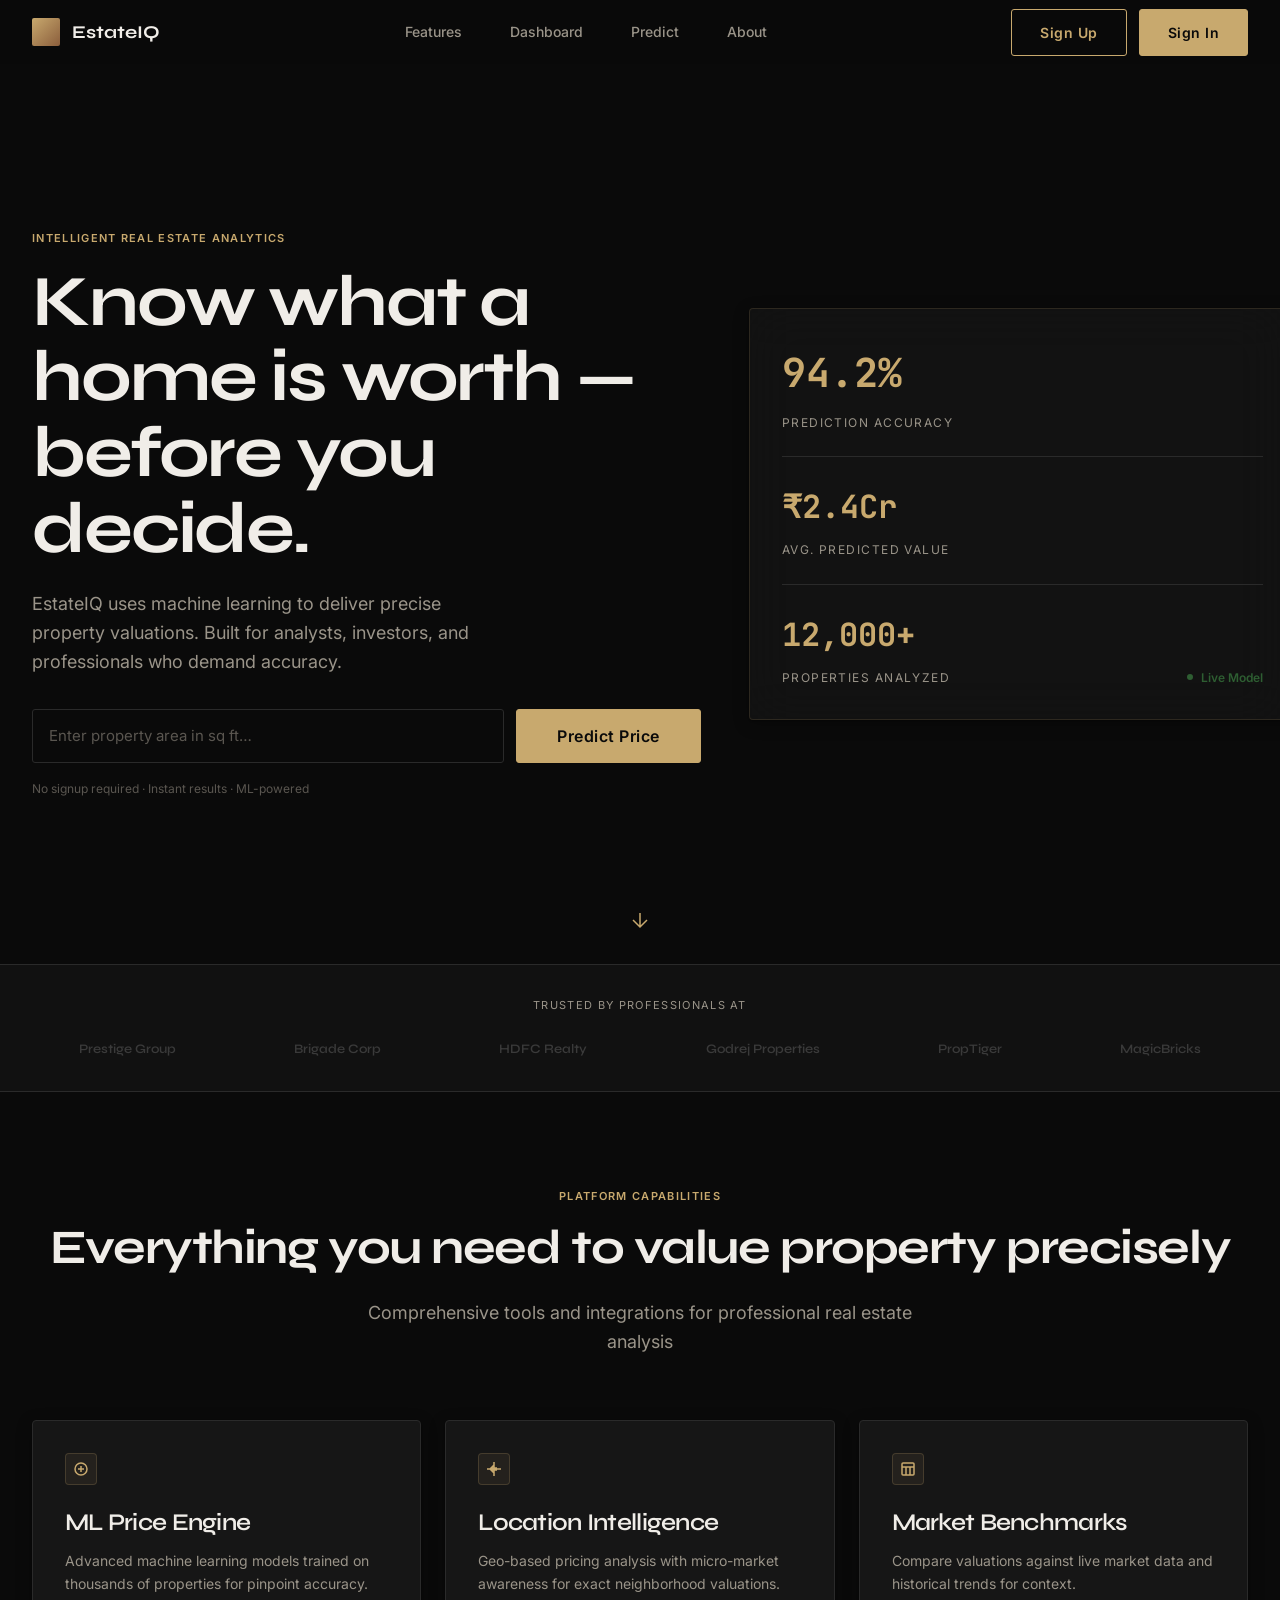
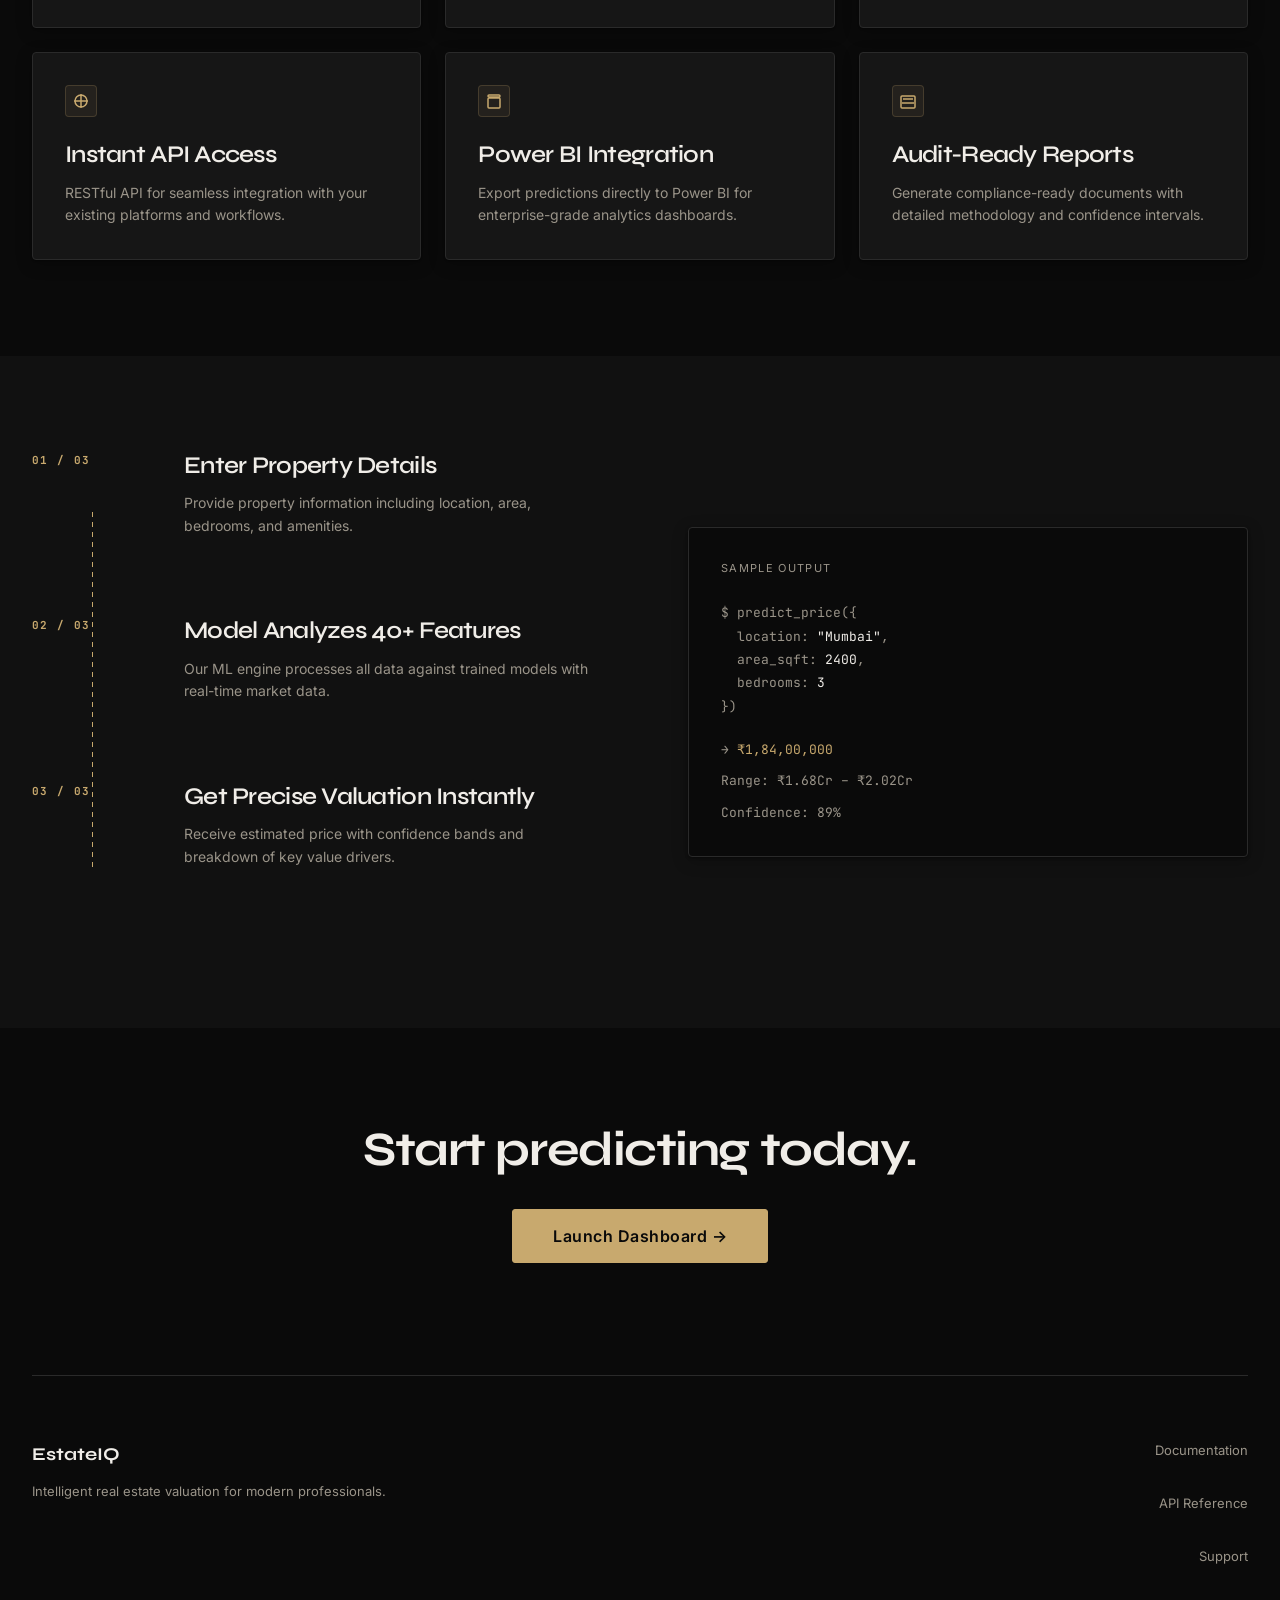
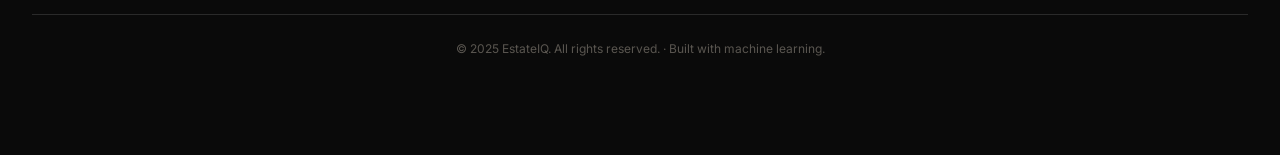
<file: frontend/index.html>
<!DOCTYPE html>
<html lang="en">
<head>
  <meta charset="UTF-8">
  <meta name="viewport" content="width=device-width, initial-scale=1.0">
  <title>EstateIQ - Intelligent Real Estate Valuation</title>
  <link rel="stylesheet" href="styles.css">
</head>
<body>
  <!-- ========== HEADER / NAVIGATION ========== -->
  <header class="navbar">
    <div class="navbar-content">
      <a href="index.html" class="navbar-brand">
        <div class="navbar-logo" role="img" aria-label="EstateIQ logo"></div>
        <span class="navbar-wordmark">EstateIQ</span>
      </a>

      <nav class="navbar-nav">
        <a href="#features">Features</a>
        <a href="dashboard.html">Dashboard</a>
        <a href="prediction.html">Predict</a>
        <a href="#about">About</a>
      </nav>

      <div style="display: flex; gap: var(--spacing-12);" id="navAuth">
        <button class="btn btn-outline" id="signupBtn" onclick="window.location.href='signup.html'">Sign Up</button>
        <button class="btn btn-primary" id="loginBtn" onclick="window.location.href='login.html'">Sign In</button>
      </div>
    </div>
  </header>

  <!-- ========== HERO SECTION ========== -->
  <section class="hero" style="margin-top: 64px; height: 100vh; position: relative; overflow: hidden;">
    <!-- Background Image with Overlay -->
    <div class="hero-background" style="position: absolute; inset: 0; background-image: url('https://images.unsplash.com/photo-1600596542815-ffad4c1539a9?w=1800&h=1200&fit=crop'); background-size: cover; background-position: center;"></div>
    <div class="hero-overlay" style="position: absolute; inset: 0; background: rgba(10, 10, 10, 0.72);"></div>

    <!-- Hero Content -->
    <div class="container" style="position: relative; z-index: 10; height: 100%; display: flex; align-items: center;">
      <div style="display: grid; grid-template-columns: 55% 45%; gap: 48px; width: 100%; align-items: center;">
        <!-- Left Column: Text -->
        <div>
          <span class="section-label" style="animation: slideUp 0.8s var(--easing) 0s both;">
            INTELLIGENT REAL ESTATE ANALYTICS
          </span>

          <h1 style="margin: 16px 0 24px 0; animation: slideUp 0.8s var(--easing) 0.1s both;">
            Know what a home is worth — before you decide.
          </h1>

          <p style="font-size: 18px; max-width: 480px; margin-bottom: 32px; animation: slideUp 0.8s var(--easing) 0.2s both;">
            EstateIQ uses machine learning to deliver precise property valuations. Built for analysts, investors, and professionals who demand accuracy.
          </p>

          <!-- Input Row -->
          <form style="display: flex; gap: 12px; margin-bottom: 16px; animation: slideUp 0.8s var(--easing) 0.3s both;">
            <label for="heroAreaInput" style="display: none;">Property area in square feet</label>
            <input type="number" id="heroAreaInput" name="area" placeholder="Enter property area in sq ft…" style="flex: 1;" aria-label="Property area in square feet" aria-describedby="areaHelper">
            <button type="button" class="btn btn-primary btn-lg" aria-label="Predict Price">Predict Price</button>
          </form>

          <p style="font-size: 12px; color: var(--color-text-muted);">
            No signup required · Instant results · ML-powered
          </p>
        </div>

        <!-- Right Column: Floating Stat Card -->
        <div class="card glass" style="animation: slideUp 0.8s var(--easing) 0.4s both;">
          <div style="display: flex; flex-direction: column; gap: 24px;">
            <!-- Stat 1 -->
            <div>
              <div style="font-family: var(--font-mono); font-size: 40px; font-weight: 700; color: var(--color-accent); margin-bottom: 8px;">
                94.2%
              </div>
              <div style="font-size: 12px; text-transform: uppercase; letter-spacing: var(--font-letter-spacing-label); color: var(--color-text-secondary);">
                Prediction Accuracy
              </div>
            </div>

            <div style="height: 1px; background: var(--color-border);"></div>

            <!-- Stat 2 -->
            <div>
              <div style="font-family: var(--font-mono); font-size: 32px; font-weight: 700; color: var(--color-accent); margin-bottom: 8px;">
                ₹2.4Cr
              </div>
              <div style="font-size: 12px; text-transform: uppercase; letter-spacing: var(--font-letter-spacing-label); color: var(--color-text-secondary);">
                Avg. Predicted Value
              </div>
            </div>

            <div style="height: 1px; background: var(--color-border);"></div>

            <!-- Stat 3 -->
            <div>
              <div style="font-family: var(--font-mono); font-size: 32px; font-weight: 700; color: var(--color-accent); margin-bottom: 8px;">
                12,000+
              </div>
              <div style="font-size: 12px; text-transform: uppercase; letter-spacing: var(--font-letter-spacing-label); color: var(--color-text-secondary);">
                Properties Analyzed
              </div>
            </div>
          </div>

          <!-- Live Badge -->
          <div style="position: absolute; bottom: 32px; right: 32px; display: flex; align-items: center; gap: 8px; font-size: 12px; font-weight: 600; color: var(--color-success);">
            <span style="width: 6px; height: 6px; background: var(--color-success); border-radius: 50%; animation: pulse-dot 2s infinite;"></span>
            Live Model
          </div>
        </div>
      </div>
    </div>

    <!-- Scroll Indicator -->
    <div style="position: absolute; bottom: 32px; left: 50%; transform: translateX(-50%); z-index: 20;">
      <div style="width: 24px; height: 24px; display: flex; flex-direction: column; justify-content: center; align-items: center; animation: pulse 2s infinite;">
        <svg width="24" height="24" viewBox="0 0 24 24" fill="none" stroke="var(--color-accent)" stroke-width="1.5">
          <path d="M12 5v14M19 12l-7 7-7-7"/>
        </svg>
      </div>
    </div>
  </section>

  <!-- ========== TRUST STRIP ========== -->
  <section style="background: var(--color-bg-secondary); border-top: 1px solid var(--color-border); border-bottom: 1px solid var(--color-border); padding: 32px 0;">
    <div class="container">
      <div style="text-align: center; font-size: 11px; text-transform: uppercase; letter-spacing: var(--font-letter-spacing-label); color: var(--color-text-secondary); margin-bottom: 24px;">
        TRUSTED BY PROFESSIONALS AT
      </div>
      <div style="display: flex; justify-content: space-around; align-items: center; flex-wrap: wrap; gap: 24px;">
        <span style="font-family: var(--font-heading); font-weight: 600; font-size: 13px; color: #3A3A3A;">Prestige Group</span>
        <span style="font-family: var(--font-heading); font-weight: 600; font-size: 13px; color: #3A3A3A;">Brigade Corp</span>
        <span style="font-family: var(--font-heading); font-weight: 600; font-size: 13px; color: #3A3A3A;">HDFC Realty</span>
        <span style="font-family: var(--font-heading); font-weight: 600; font-size: 13px; color: #3A3A3A;">Godrej Properties</span>
        <span style="font-family: var(--font-heading); font-weight: 600; font-size: 13px; color: #3A3A3A;">PropTiger</span>
        <span style="font-family: var(--font-heading); font-weight: 600; font-size: 13px; color: #3A3A3A;">MagicBricks</span>
      </div>
    </div>
  </section>

  <!-- ========== FEATURES SECTION ========== -->
  <section class="section" id="features" style="background: var(--color-bg-primary);">
    <div class="container">
      <div class="section-header">
        <span class="section-label">PLATFORM CAPABILITIES</span>
        <h2 class="section-title">Everything you need to value property precisely</h2>
        <p class="section-subtitle">Comprehensive tools and integrations for professional real estate analysis</p>
      </div>

      <div class="grid-3">
        <!-- Feature 1 -->
        <div class="card in-view-delayed-1">
          <div style="width: 32px; height: 32px; background: rgba(200, 169, 110, 0.08); border: 1px solid rgba(200, 169, 110, 0.2); border-radius: var(--radius-lg); display: flex; align-items: center; justify-content: center; margin-bottom: 24px;">
            <svg width="16" height="16" viewBox="0 0 16 16" fill="none" stroke="var(--color-accent)" stroke-width="1.5">
              <circle cx="8" cy="8" r="6"/>
              <path d="M8 5v6M5 8h6"/>
            </svg>
          </div>
          <h4 style="margin-bottom: 12px;">ML Price Engine</h4>
          <p style="font-size: 14px;">Advanced machine learning models trained on thousands of properties for pinpoint accuracy.</p>
        </div>

        <!-- Feature 2 -->
        <div class="card in-view-delayed-2">
          <div style="width: 32px; height: 32px; background: rgba(200, 169, 110, 0.08); border: 1px solid rgba(200, 169, 110, 0.2); border-radius: var(--radius-lg); display: flex; align-items: center; justify-content: center; margin-bottom: 24px;">
            <svg width="16" height="16" viewBox="0 0 16 16" fill="none" stroke="var(--color-accent)" stroke-width="1.5">
              <path d="M8 1v14M1 8h14M8 4L5 7h6M8 12l-3-3h6"/>
            </svg>
          </div>
          <h4 style="margin-bottom: 12px;">Location Intelligence</h4>
          <p style="font-size: 14px;">Geo-based pricing analysis with micro-market awareness for exact neighborhood valuations.</p>
        </div>

        <!-- Feature 3 -->
        <div class="card in-view-delayed-3">
          <div style="width: 32px; height: 32px; background: rgba(200, 169, 110, 0.08); border: 1px solid rgba(200, 169, 110, 0.2); border-radius: var(--radius-lg); display: flex; align-items: center; justify-content: center; margin-bottom: 24px;">
            <svg width="16" height="16" viewBox="0 0 16 16" fill="none" stroke="var(--color-accent)" stroke-width="1.5">
              <rect x="2" y="2" width="12" height="12" rx="1"/>
              <path d="M2 6h12M6 6v8M10 6v8"/>
            </svg>
          </div>
          <h4 style="margin-bottom: 12px;">Market Benchmarks</h4>
          <p style="font-size: 14px;">Compare valuations against live market data and historical trends for context.</p>
        </div>

        <!-- Feature 4 -->
        <div class="card in-view-delayed-4">
          <div style="width: 32px; height: 32px; background: rgba(200, 169, 110, 0.08); border: 1px solid rgba(200, 169, 110, 0.2); border-radius: var(--radius-lg); display: flex; align-items: center; justify-content: center; margin-bottom: 24px;">
            <svg width="16" height="16" viewBox="0 0 16 16" fill="none" stroke="var(--color-accent)" stroke-width="1.5">
              <path d="M1 8h14M8 1v14M14 8a6 6 0 01-12 0 6 6 0 0112 0z"/>
            </svg>
          </div>
          <h4 style="margin-bottom: 12px;">Instant API Access</h4>
          <p style="font-size: 14px;">RESTful API for seamless integration with your existing platforms and workflows.</p>
        </div>

        <!-- Feature 5 -->
        <div class="card in-view-delayed-5">
          <div style="width: 32px; height: 32px; background: rgba(200, 169, 110, 0.08); border: 1px solid rgba(200, 169, 110, 0.2); border-radius: var(--radius-lg); display: flex; align-items: center; justify-content: center; margin-bottom: 24px;">
            <svg width="16" height="16" viewBox="0 0 16 16" fill="none" stroke="var(--color-accent)" stroke-width="1.5">
              <path d="M3 5h10a1 1 0 011 1v8a1 1 0 01-1 1H3a1 1 0 01-1-1V6a1 1 0 011-1zm0-3h10a1 1 0 010 2H3a1 1 0 010-2z"/>
            </svg>
          </div>
          <h4 style="margin-bottom: 12px;">Power BI Integration</h4>
          <p style="font-size: 14px;">Export predictions directly to Power BI for enterprise-grade analytics dashboards.</p>
        </div>

        <!-- Feature 6 -->
        <div class="card in-view-delayed-6">
          <div style="width: 32px; height: 32px; background: rgba(200, 169, 110, 0.08); border: 1px solid rgba(200, 169, 110, 0.2); border-radius: var(--radius-lg); display: flex; align-items: center; justify-content: center; margin-bottom: 24px;">
            <svg width="16" height="16" viewBox="0 0 16 16" fill="none" stroke="var(--color-accent)" stroke-width="1.5">
              <path d="M2 3h12a1 1 0 011 1v10a1 1 0 01-1 1H2a1 1 0 01-1-1V4a1 1 0 011-1zm1 3h10M2 10h12"/>
            </svg>
          </div>
          <h4 style="margin-bottom: 12px;">Audit-Ready Reports</h4>
          <p style="font-size: 14px;">Generate compliance-ready documents with detailed methodology and confidence intervals.</p>
        </div>
      </div>
    </div>
  </section>

  <!-- ========== HOW IT WORKS ========== -->
  <section class="section" style="background: var(--color-bg-secondary);">
    <div class="container">
      <div style="display: grid; grid-template-columns: 1fr 1fr; gap: 96px; align-items: center;">
        <!-- Left: Steps -->
        <div>
          <div style="margin-bottom: 64px;">
            <div style="display: grid; grid-template-columns: 120px 1fr; gap: 32px; position: relative;">
              <!-- Vertical line -->
              <div style="position: absolute; left: 60px; top: 60px; bottom: 0; width: 1px; background: url('data:image/svg+xml,%3Csvg width=%221%22 height=%2240%22 viewBox=%220 0 1 40%22 xmlns=%22http://www.w3.org/2000/svg%22%3E%3Cline x1=%220.5%22 y1=%220%22 x2=%220.5%22 y2=%2240%22 stroke=%22%23C8A96E%22 stroke-dasharray=%225,5%22/%3E%3C/svg%3E') repeat-y;"></div>

              <!-- Step 1 -->
              <div style="position: relative;">
                <div style="font-family: var(--font-mono); font-size: 11px; font-weight: 700; letter-spacing: var(--font-letter-spacing-label); color: var(--color-accent);">
                  01 / 03
                </div>
              </div>
              <div>
                <h4 style="margin-bottom: 12px;">Enter Property Details</h4>
                <p style="font-size: 14px;">Provide property information including location, area, bedrooms, and amenities.</p>
              </div>

              <!-- Step 2 -->
              <div style="position: relative; margin-top: 48px;">
                <div style="font-family: var(--font-mono); font-size: 11px; font-weight: 700; letter-spacing: var(--font-letter-spacing-label); color: var(--color-accent);">
                  02 / 03
                </div>
              </div>
              <div style="margin-top: 48px;">
                <h4 style="margin-bottom: 12px;">Model Analyzes 40+ Features</h4>
                <p style="font-size: 14px;">Our ML engine processes all data against trained models with real-time market data.</p>
              </div>

              <!-- Step 3 -->
              <div style="position: relative; margin-top: 48px;">
                <div style="font-family: var(--font-mono); font-size: 11px; font-weight: 700; letter-spacing: var(--font-letter-spacing-label); color: var(--color-accent);">
                  03 / 03
                </div>
              </div>
              <div style="margin-top: 48px;">
                <h4 style="margin-bottom: 12px;">Get Precise Valuation Instantly</h4>
                <p style="font-size: 14px;">Receive estimated price with confidence bands and breakdown of key value drivers.</p>
              </div>
            </div>
          </div>
        </div>

        <!-- Right: Output Example -->
        <div class="card" style="background: #0A0A0A; border: 1px solid var(--color-border);">
          <div style="font-size: 11px; text-transform: uppercase; letter-spacing: var(--font-letter-spacing-label); color: var(--color-text-secondary); margin-bottom: 24px;">
            Sample Output
          </div>
          <div style="font-family: var(--font-mono); font-size: 13px; color: var(--color-accent); line-height: 1.8;">
            <div style="color: var(--color-text-secondary);">$ predict_price({</div>
            <div style="margin-left: 16px;">
              <div style="color: var(--color-text-secondary);">location: <span style="color: #F0EDE8;">"Mumbai"</span>,</div>
              <div style="color: var(--color-text-secondary);">area_sqft: <span style="color: #F0EDE8;">2400</span>,</div>
              <div style="color: var(--color-text-secondary);">bedrooms: <span style="color: #F0EDE8;">3</span></div>
            </div>
            <div style="color: var(--color-text-secondary);">})</div>
            <div style="margin-top: 20px; color: var(--color-text-secondary);">→ <span style="color: var(--color-accent);">₹1,84,00,000</span></div>
            <div style="color: var(--color-text-secondary); margin-top: 8px;">Range: ₹1.68Cr – ₹2.02Cr</div>
            <div style="color: var(--color-text-secondary); margin-top: 8px;">Confidence: 89%</div>
          </div>
        </div>
      </div>
    </div>
  </section>

  <!-- ========== CTA SECTION ========== -->
  <section class="section" style="background: var(--color-bg-primary); text-align: center;">
    <div class="container">
      <h2 class="in-view" style="margin-bottom: 32px;">Start predicting today.</h2>
      <button class="btn btn-primary btn-lg in-view-delayed-1" style="margin-bottom: 48px;">
        Launch Dashboard →
      </button>

      <!-- Footer -->
      <footer style="border-top: 1px solid var(--color-border); padding-top: 64px; margin-top: 64px;">
        <div style="display: grid; grid-template-columns: 1fr 1fr; gap: 48px; margin-bottom: 48px;">
          <div style="text-align: left;">
            <div class="navbar-wordmark" style="margin-bottom: 12px;">EstateIQ</div>
            <p style="font-size: 13px;">Intelligent real estate valuation for modern professionals.</p>
          </div>
          <div style="text-align: right; display: flex; justify-content: flex-end; gap: 32px; flex-direction: column;">
            <a href="#" style="color: var(--color-text-secondary); text-decoration: none; font-size: 13px;">Documentation</a>
            <a href="#" style="color: var(--color-text-secondary); text-decoration: none; font-size: 13px;">API Reference</a>
            <a href="#" style="color: var(--color-text-secondary); text-decoration: none; font-size: 13px;">Support</a>
          </div>
        </div>

        <div style="border-top: 1px solid var(--color-border); padding-top: 24px;">
          <p style="font-size: 12px; color: var(--color-text-muted);">
            © 2025 EstateIQ. All rights reserved. · Built with machine learning.
          </p>
        </div>
      </footer>
    </div>
  </section>

  <script src="auth.js"></script>
  <script src="landing.js"></script>
  <script>
    // Update nav based on auth status
    document.addEventListener('DOMContentLoaded', () => {
      const navAuth = document.getElementById('navAuth');
      
      if (Auth.isAuthenticated()) {
        navAuth.innerHTML = `
          <span style="display: flex; align-items: center; gap: 12px; color: var(--color-text-secondary); font-size: 14px;">
            <span>${Auth.getUser().username}</span>
            <button class="btn btn-outline" onclick="Auth.logout()" style="padding: 6px 12px; font-size: 12px;">Logout</button>
          </span>
        `;
      }
    });
  </script>
</body>
</html>
</file>
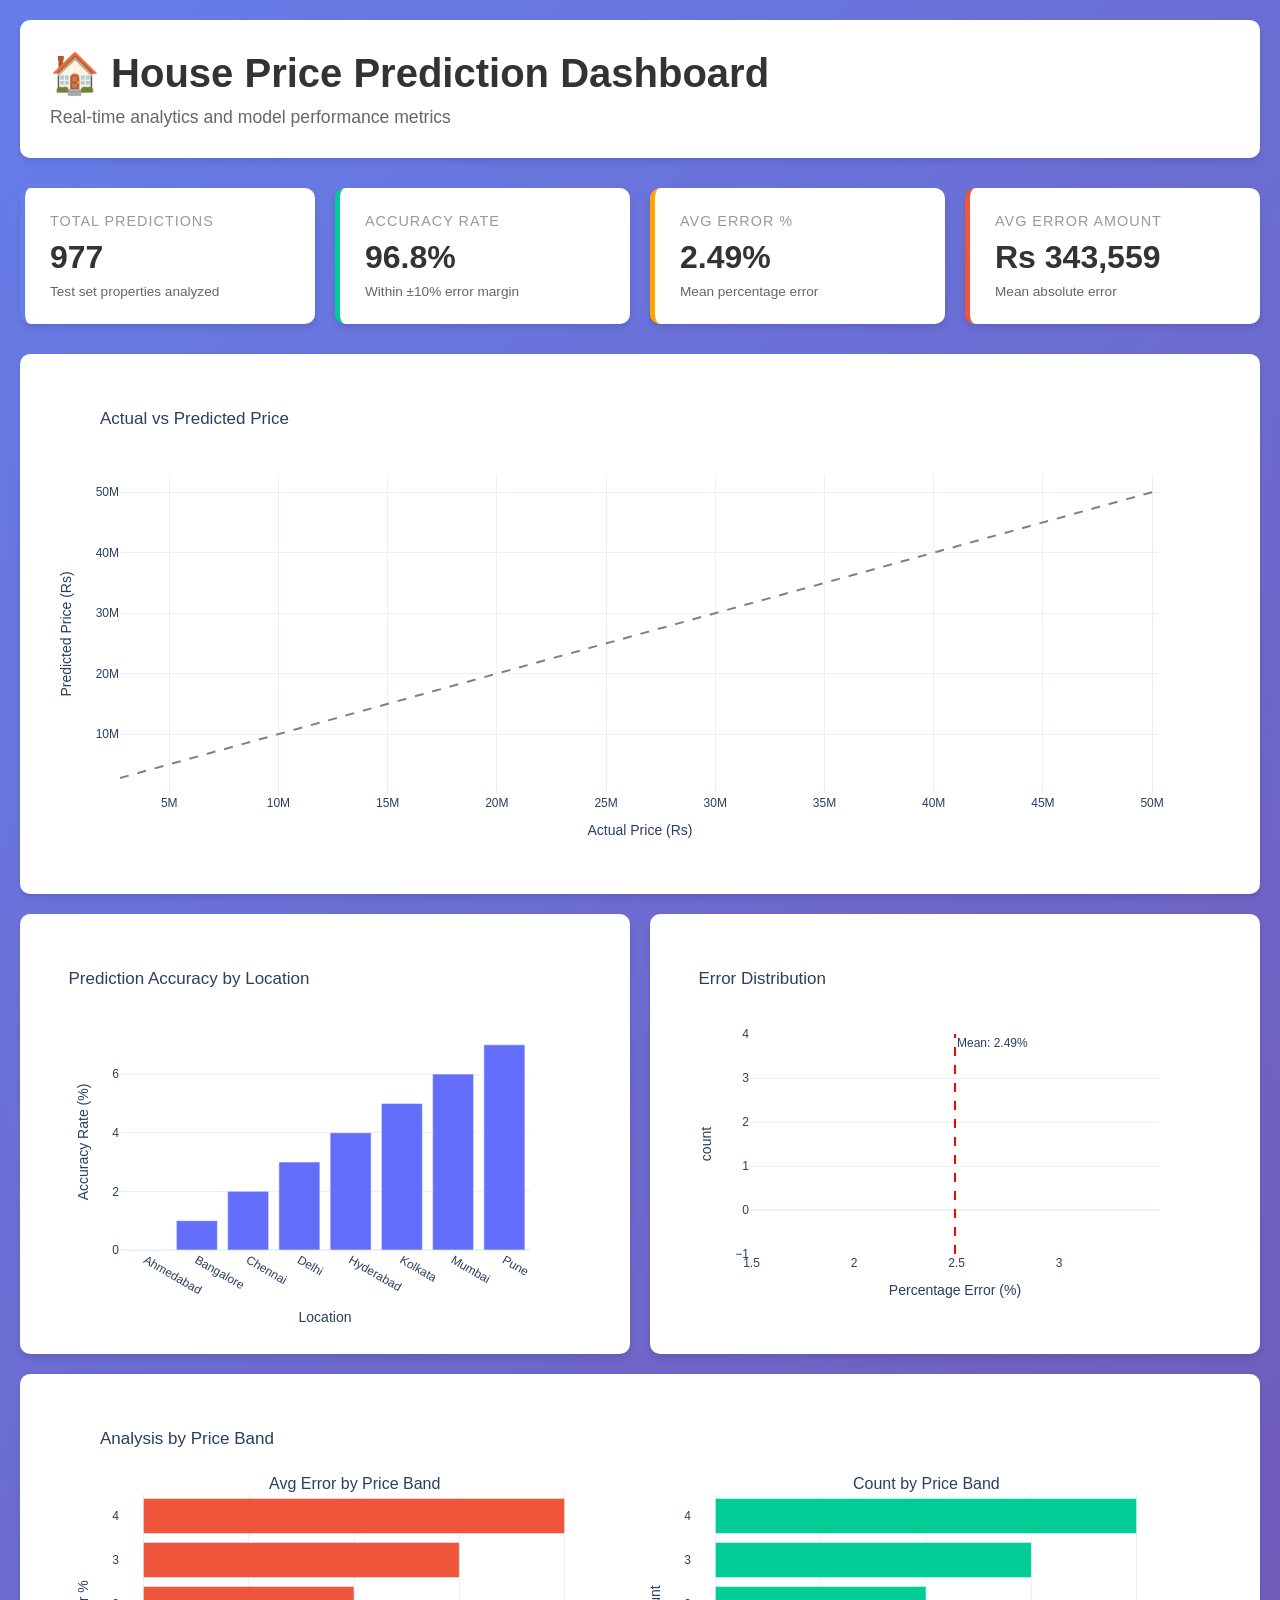
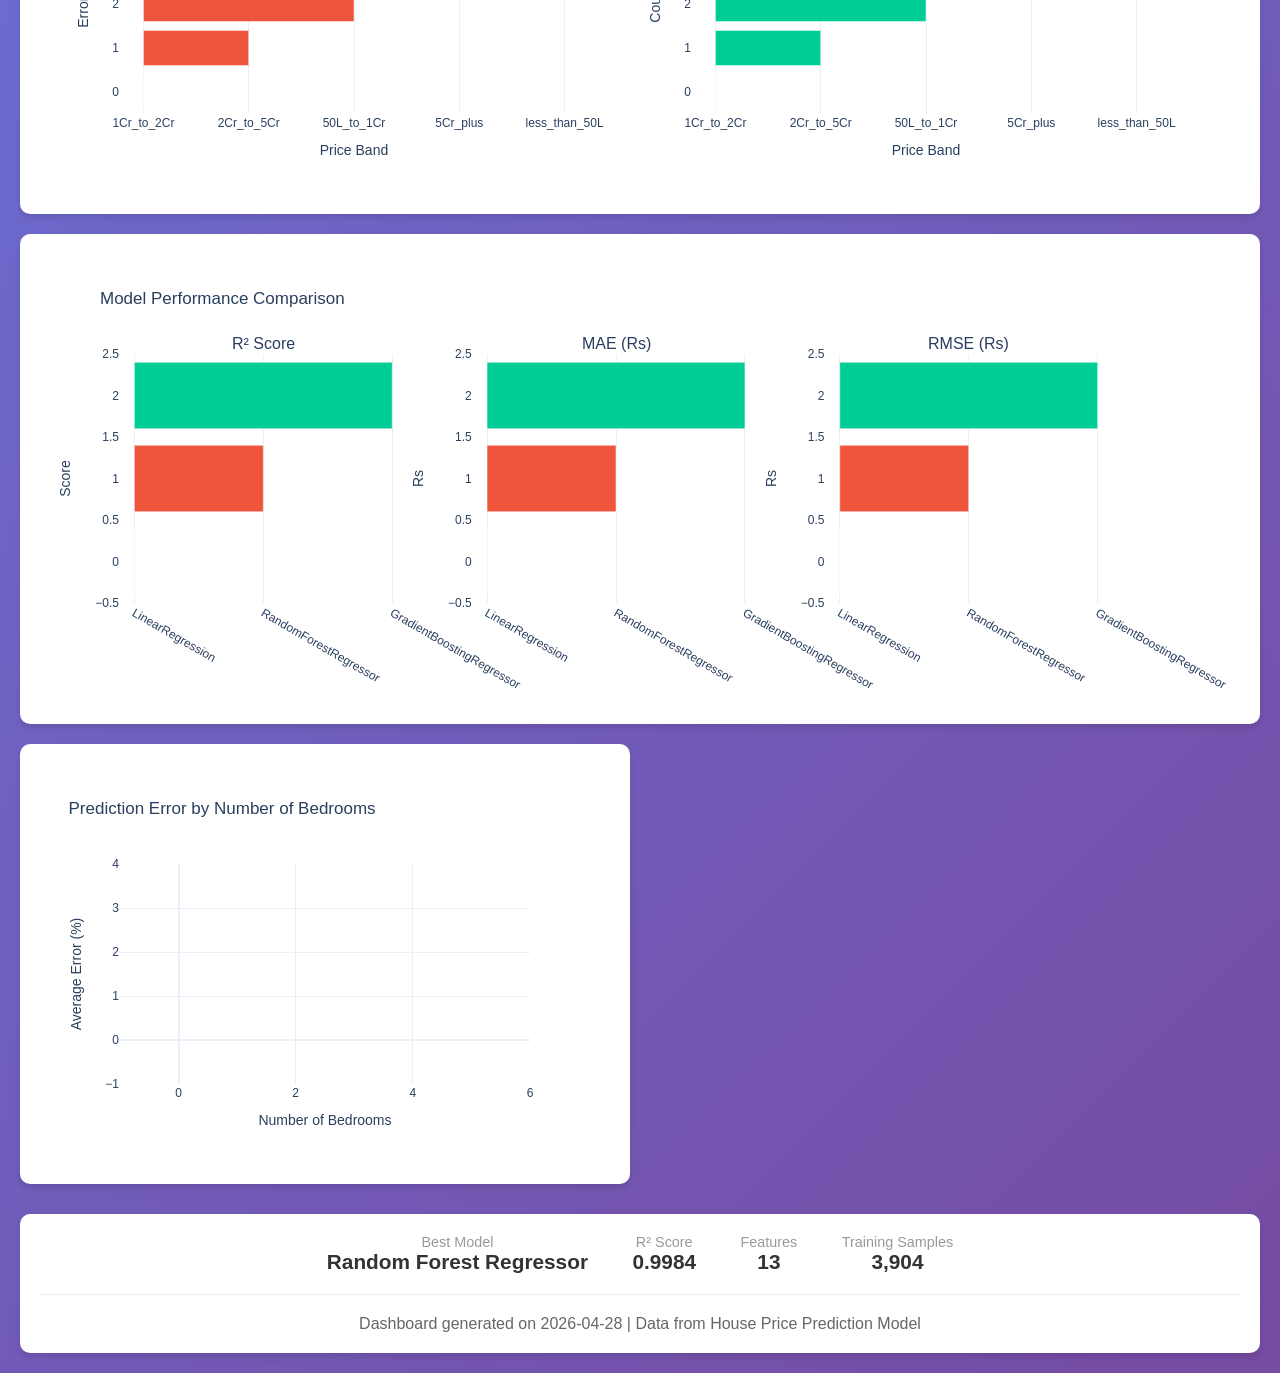
<file: dashboard.html>
<!DOCTYPE html>
    <html lang="en">
    <head>
        <meta charset="UTF-8">
        <meta name="viewport" content="width=device-width, initial-scale=1.0">
        <title>House Price Prediction Dashboard</title>
        <script src="https://cdn.plot.ly/plotly-latest.min.js"></script>
        <style>
            * {
                margin: 0;
                padding: 0;
                box-sizing: border-box;
            }
            
            body {
                font-family: 'Segoe UI', Tahoma, Geneva, Verdana, sans-serif;
                background: linear-gradient(135deg, #667eea 0%, #764ba2 100%);
                padding: 20px;
                min-height: 100vh;
            }
            
            .container {
                max-width: 1400px;
                margin: 0 auto;
            }
            
            header {
                background: white;
                padding: 30px;
                border-radius: 10px;
                margin-bottom: 30px;
                box-shadow: 0 4px 6px rgba(0, 0, 0, 0.1);
            }
            
            header h1 {
                color: #333;
                font-size: 2.5em;
                margin-bottom: 10px;
            }
            
            header p {
                color: #666;
                font-size: 1.1em;
            }
            
            .kpi-grid {
                display: grid;
                grid-template-columns: repeat(auto-fit, minmax(250px, 1fr));
                gap: 20px;
                margin-bottom: 30px;
            }
            
            .kpi-card {
                background: white;
                padding: 25px;
                border-radius: 10px;
                box-shadow: 0 4px 6px rgba(0, 0, 0, 0.1);
                border-left: 5px solid #667eea;
                transition: transform 0.3s ease;
            }
            
            .kpi-card:hover {
                transform: translateY(-5px);
                box-shadow: 0 8px 12px rgba(0, 0, 0, 0.15);
            }
            
            .kpi-card.blue {
                border-left-color: #667eea;
            }
            
            .kpi-card.green {
                border-left-color: #00CC96;
            }
            
            .kpi-card.orange {
                border-left-color: #FFA500;
            }
            
            .kpi-card.red {
                border-left-color: #EF553B;
            }
            
            .kpi-label {
                color: #999;
                font-size: 0.9em;
                text-transform: uppercase;
                letter-spacing: 1px;
                margin-bottom: 10px;
            }
            
            .kpi-value {
                font-size: 2em;
                font-weight: bold;
                color: #333;
            }
            
            .kpi-subtitle {
                color: #666;
                font-size: 0.85em;
                margin-top: 8px;
            }
            
            .chart-grid {
                display: grid;
                grid-template-columns: repeat(auto-fit, minmax(600px, 1fr));
                gap: 20px;
                margin-bottom: 30px;
            }
            
            .chart-container {
                background: white;
                padding: 20px;
                border-radius: 10px;
                box-shadow: 0 4px 6px rgba(0, 0, 0, 0.1);
            }
            
            .chart-full {
                grid-column: 1 / -1;
            }
            
            footer {
                background: white;
                padding: 20px;
                border-radius: 10px;
                text-align: center;
                color: #666;
                margin-top: 30px;
                box-shadow: 0 4px 6px rgba(0, 0, 0, 0.1);
            }
            
            .metric-box {
                display: inline-block;
                margin: 0 20px;
            }
            
            .metric-label {
                color: #999;
                font-size: 0.9em;
            }
            
            .metric-value {
                font-size: 1.3em;
                font-weight: bold;
                color: #333;
            }
            
            @media (max-width: 768px) {
                .chart-grid {
                    grid-template-columns: 1fr;
                }
                
                header h1 {
                    font-size: 1.8em;
                }
                
                .kpi-grid {
                    grid-template-columns: 1fr;
                }
            }
        </style>
    </head>
    <body>
        <div class="container">
            <header>
                <h1>🏠 House Price Prediction Dashboard</h1>
                <p>Real-time analytics and model performance metrics</p>
            </header>
            
            <div class="kpi-grid">
                <div class="kpi-card blue">
                    <div class="kpi-label">Total Predictions</div>
                    <div class="kpi-value">977</div>
                    <div class="kpi-subtitle">Test set properties analyzed</div>
                </div>
                
                <div class="kpi-card green">
                    <div class="kpi-label">Accuracy Rate</div>
                    <div class="kpi-value">96.8%</div>
                    <div class="kpi-subtitle">Within ±10% error margin</div>
                </div>
                
                <div class="kpi-card orange">
                    <div class="kpi-label">Avg Error %</div>
                    <div class="kpi-value">2.49%</div>
                    <div class="kpi-subtitle">Mean percentage error</div>
                </div>
                
                <div class="kpi-card red">
                    <div class="kpi-label">Avg Error Amount</div>
                    <div class="kpi-value">Rs 343,559</div>
                    <div class="kpi-subtitle">Mean absolute error</div>
                </div>
            </div>
            
            <div class="chart-grid">
                <div class="chart-container chart-full">
                    <html>
<head><meta charset="utf-8" /></head>
<body>
    <div>                            <div id="scatter" class="plotly-graph-div" style="height:500px; width:100%;"></div>            <script>                window.PLOTLYENV=window.PLOTLYENV || {};                                if (document.getElementById("scatter")) {                    Plotly.newPlot(                        "scatter",                        [{"customdata":[[1001,"Chennai",3,0.24],[1002,"Hyderabad",3,14.31],[1003,"Hyderabad",3,3.04],[1004,"Hyderabad",2,1.7],[1005,"Ahmedabad",3,0.61],[1006,"Kolkata",2,0.97],[1007,"Ahmedabad",2,1.64],[1008,"Chennai",1,27.59],[1009,"Delhi",2,0.22],[1010,"Bangalore",2,1.28],[1011,"Kolkata",5,2.5],[1012,"Bangalore",2,0.25],[1013,"Hyderabad",2,3.08],[1014,"Bangalore",2,0.78],[1015,"Chennai",3,1.79],[1016,"Ahmedabad",1,0.07],[1017,"Hyderabad",4,0.87],[1018,"Ahmedabad",5,0.87],[1019,"Kolkata",2,0.83],[1020,"Hyderabad",3,0.02],[1021,"Pune",1,7.27],[1022,"Pune",3,3.31],[1023,"Kolkata",2,0.75],[1024,"Chennai",2,0.21],[1025,"Chennai",2,0.09],[1026,"Bangalore",3,0.09],[1027,"Kolkata",2,4.33],[1028,"Ahmedabad",2,1.57],[1029,"Mumbai",3,0.35],[1030,"Kolkata",3,0.25],[1031,"Bangalore",4,1.87],[1032,"Chennai",2,3.43],[1033,"Mumbai",3,1.21],[1034,"Kolkata",3,0.24],[1035,"Bangalore",2,0.62],[1036,"Delhi",3,0.23],[1037,"Ahmedabad",2,2.69],[1038,"Delhi",4,22.72],[1039,"Ahmedabad",2,4.82],[1040,"Mumbai",3,2.4],[1041,"Pune",2,10.71],[1042,"Ahmedabad",5,8.19],[1043,"Mumbai",2,2.0],[1044,"Bangalore",5,1.72],[1045,"Hyderabad",4,0.02],[1046,"Delhi",2,4.86],[1047,"Hyderabad",4,1.7],[1048,"Delhi",5,1.43],[1049,"Bangalore",2,0.73],[1050,"Delhi",2,0.37],[1051,"Mumbai",3,1.1],[1052,"Hyderabad",2,2.8],[1053,"Chennai",1,0.25],[1054,"Hyderabad",2,10.86],[1055,"Bangalore",2,8.54],[1056,"Chennai",2,1.49],[1057,"Hyderabad",2,1.01],[1058,"Ahmedabad",4,0.53],[1059,"Kolkata",3,0.11],[1060,"Ahmedabad",1,1.13],[1061,"Bangalore",3,1.47],[1062,"Kolkata",3,2.78],[1063,"Pune",5,2.89],[1064,"Mumbai",1,4.5],[1065,"Ahmedabad",2,2.95],[1066,"Delhi",4,0.8],[1067,"Kolkata",4,1.41],[1068,"Delhi",3,3.36],[1069,"Delhi",3,1.11],[1070,"Pune",1,2.58],[1071,"Mumbai",3,1.39],[1072,"Hyderabad",2,6.23],[1073,"Kolkata",2,1.04],[1074,"Hyderabad",4,4.04],[1075,"Ahmedabad",2,3.45],[1076,"Mumbai",3,0.84],[1077,"Chennai",4,2.48],[1078,"Mumbai",2,0.82],[1079,"Delhi",5,1.99],[1080,"Hyderabad",5,0.2],[1081,"Mumbai",3,0.23],[1082,"Hyderabad",2,0.73],[1083,"Mumbai",2,2.98],[1084,"Bangalore",2,2.68],[1085,"Ahmedabad",2,2.19],[1086,"Kolkata",2,7.72],[1087,"Delhi",5,0.63],[1088,"Mumbai",2,0.52],[1089,"Pune",3,0.81],[1090,"Mumbai",1,1.08],[1091,"Bangalore",3,1.72],[1092,"Ahmedabad",4,1.29],[1093,"Pune",2,1.84],[1094,"Pune",2,1.85],[1095,"Ahmedabad",3,0.34],[1096,"Mumbai",3,2.24],[1097,"Bangalore",3,1.88],[1098,"Pune",2,1.54],[1099,"Kolkata",2,4.89],[1100,"Delhi",5,0.33],[1101,"Chennai",4,0.27],[1102,"Delhi",3,1.44],[1103,"Hyderabad",4,2.93],[1104,"Hyderabad",3,3.83],[1105,"Bangalore",2,0.97],[1106,"Pune",2,1.76],[1107,"Delhi",2,0.14],[1108,"Delhi",3,0.53],[1109,"Chennai",1,2.19],[1110,"Bangalore",2,2.18],[1111,"Kolkata",3,0.78],[1112,"Pune",3,2.5],[1113,"Bangalore",3,2.52],[1114,"Mumbai",4,2.54],[1115,"Delhi",1,1.59],[1116,"Bangalore",3,0.11],[1117,"Bangalore",3,1.24],[1118,"Chennai",3,1.34],[1119,"Kolkata",2,0.73],[1120,"Mumbai",2,3.0],[1121,"Hyderabad",4,1.39],[1122,"Delhi",3,1.01],[1123,"Chennai",4,5.05],[1124,"Kolkata",3,1.34],[1125,"Kolkata",3,2.85],[1126,"Bangalore",4,0.74],[1127,"Delhi",3,0.45],[1128,"Ahmedabad",2,4.74],[1129,"Hyderabad",3,3.03],[1130,"Ahmedabad",4,0.5],[1131,"Ahmedabad",2,0.38],[1132,"Ahmedabad",2,1.19],[1133,"Kolkata",1,1.22],[1134,"Bangalore",4,0.68],[1135,"Kolkata",1,1.06],[1136,"Mumbai",3,3.99],[1137,"Kolkata",2,1.51],[1138,"Delhi",2,2.06],[1139,"Kolkata",3,1.67],[1140,"Kolkata",1,0.91],[1141,"Ahmedabad",3,0.06],[1142,"Chennai",3,16.88],[1143,"Hyderabad",2,1.62],[1144,"Hyderabad",4,2.36],[1145,"Delhi",3,0.39],[1146,"Hyderabad",4,4.27],[1147,"Pune",3,4.96],[1148,"Chennai",3,2.76],[1149,"Delhi",4,0.34],[1150,"Kolkata",4,0.9],[1151,"Pune",2,0.22],[1152,"Hyderabad",2,3.25],[1153,"Kolkata",2,0.62],[1154,"Delhi",2,5.2],[1155,"Ahmedabad",2,3.51],[1156,"Pune",2,2.7],[1157,"Hyderabad",4,1.61],[1158,"Bangalore",1,4.35],[1159,"Bangalore",3,0.62],[1160,"Mumbai",2,0.84],[1161,"Bangalore",2,0.88],[1162,"Ahmedabad",1,3.44],[1163,"Pune",2,1.58],[1164,"Ahmedabad",3,3.67],[1165,"Chennai",4,1.23],[1166,"Bangalore",2,0.19],[1167,"Delhi",3,0.56],[1168,"Delhi",3,1.47],[1169,"Delhi",4,0.43],[1170,"Bangalore",3,1.68],[1171,"Kolkata",3,0.31],[1172,"Ahmedabad",3,1.52],[1173,"Bangalore",4,0.92],[1174,"Chennai",2,1.92],[1175,"Kolkata",4,1.26],[1176,"Chennai",3,2.14],[1177,"Kolkata",3,0.05],[1178,"Kolkata",3,4.26],[1179,"Hyderabad",2,2.84],[1180,"Mumbai",3,2.95],[1181,"Pune",3,0.78],[1182,"Delhi",2,2.24],[1183,"Bangalore",3,3.1],[1184,"Hyderabad",4,0.13],[1185,"Hyderabad",2,0.37],[1186,"Kolkata",3,6.55],[1187,"Bangalore",2,2.45],[1188,"Mumbai",3,1.23],[1189,"Hyderabad",2,2.54],[1190,"Chennai",3,1.16],[1191,"Mumbai",4,0.63],[1192,"Bangalore",2,2.45],[1193,"Kolkata",4,1.37],[1194,"Kolkata",2,2.78],[1195,"Chennai",2,4.56],[1196,"Delhi",5,1.15],[1197,"Kolkata",5,0.3],[1198,"Kolkata",1,3.32],[1199,"Ahmedabad",1,0.26],[1200,"Bangalore",2,1.14],[1201,"Chennai",5,11.78],[1202,"Bangalore",2,41.46],[1203,"Chennai",3,2.72],[1204,"Chennai",4,3.2],[1205,"Hyderabad",1,0.72],[1206,"Hyderabad",3,0.35],[1207,"Hyderabad",2,1.97],[1208,"Delhi",4,1.08],[1209,"Delhi",2,0.48],[1210,"Chennai",3,1.54],[1211,"Pune",3,4.67],[1212,"Bangalore",2,3.59],[1213,"Hyderabad",1,1.74],[1214,"Bangalore",2,2.12],[1215,"Kolkata",2,4.94],[1216,"Chennai",4,0.13],[1217,"Chennai",3,0.89],[1218,"Delhi",3,1.76],[1219,"Pune",3,6.25],[1220,"Mumbai",4,2.93],[1221,"Bangalore",2,3.78],[1222,"Delhi",2,5.93],[1223,"Hyderabad",2,2.53],[1224,"Mumbai",3,0.72],[1225,"Delhi",2,0.36],[1226,"Bangalore",2,0.79],[1227,"Chennai",1,0.85],[1228,"Bangalore",3,1.24],[1229,"Mumbai",2,1.4],[1230,"Ahmedabad",2,1.44],[1231,"Chennai",2,1.83],[1232,"Mumbai",3,8.08],[1233,"Pune",2,3.65],[1234,"Hyderabad",2,7.48],[1235,"Delhi",3,0.46],[1236,"Chennai",2,1.43],[1237,"Bangalore",2,0.69],[1238,"Bangalore",4,2.38],[1239,"Hyderabad",2,1.25],[1240,"Mumbai",2,2.03],[1241,"Bangalore",3,1.98],[1242,"Hyderabad",3,0.06],[1243,"Bangalore",3,0.23],[1244,"Mumbai",3,2.4],[1245,"Chennai",2,0.03],[1246,"Delhi",2,2.49],[1247,"Mumbai",4,0.01],[1248,"Chennai",4,0.79],[1249,"Delhi",2,0.28],[1250,"Kolkata",3,0.16],[1251,"Pune",2,5.27],[1252,"Hyderabad",1,3.32],[1253,"Chennai",2,1.84],[1254,"Pune",2,2.23],[1255,"Mumbai",3,0.93],[1256,"Kolkata",3,4.32],[1257,"Hyderabad",2,1.72],[1258,"Chennai",1,2.04],[1259,"Kolkata",4,3.27],[1260,"Ahmedabad",2,9.89],[1261,"Mumbai",3,3.5],[1262,"Hyderabad",2,0.85],[1263,"Ahmedabad",3,0.72],[1264,"Hyderabad",2,0.46],[1265,"Mumbai",1,3.33],[1266,"Mumbai",2,0.84],[1267,"Kolkata",2,2.98],[1268,"Kolkata",2,0.33],[1269,"Chennai",3,3.38],[1270,"Hyderabad",2,0.51],[1271,"Chennai",1,2.23],[1272,"Kolkata",3,1.44],[1273,"Hyderabad",3,0.15],[1274,"Chennai",5,2.2],[1275,"Mumbai",3,1.99],[1276,"Mumbai",3,0.9],[1277,"Ahmedabad",3,0.56],[1278,"Bangalore",4,1.93],[1279,"Kolkata",4,1.5],[1280,"Chennai",2,0.94],[1281,"Bangalore",2,1.09],[1282,"Bangalore",2,3.05],[1283,"Pune",3,1.42],[1284,"Hyderabad",3,3.41],[1285,"Delhi",3,1.63],[1286,"Pune",1,2.44],[1287,"Kolkata",3,1.12],[1288,"Ahmedabad",4,2.44],[1289,"Hyderabad",2,0.25],[1290,"Delhi",3,1.25],[1291,"Bangalore",2,0.08],[1292,"Ahmedabad",4,2.09],[1293,"Delhi",4,1.53],[1294,"Mumbai",3,2.03],[1295,"Kolkata",3,9.3],[1296,"Ahmedabad",4,0.98],[1297,"Mumbai",3,0.3],[1298,"Chennai",2,2.36],[1299,"Ahmedabad",3,0.8],[1300,"Ahmedabad",2,4.42],[1301,"Hyderabad",2,0.31],[1302,"Pune",4,3.2],[1303,"Kolkata",3,1.05],[1304,"Bangalore",2,1.34],[1305,"Kolkata",2,1.83],[1306,"Hyderabad",2,0.75],[1307,"Ahmedabad",2,4.5],[1308,"Bangalore",2,1.97],[1309,"Mumbai",3,6.5],[1310,"Kolkata",2,0.82],[1311,"Pune",3,1.8],[1312,"Pune",2,1.41],[1313,"Delhi",2,1.69],[1314,"Pune",1,0.12],[1315,"Delhi",1,4.41],[1316,"Bangalore",3,1.58],[1317,"Pune",3,0.88],[1318,"Chennai",2,0.91],[1319,"Ahmedabad",2,0.91],[1320,"Mumbai",1,2.4],[1321,"Ahmedabad",3,1.44],[1322,"Ahmedabad",3,0.18],[1323,"Kolkata",2,3.12],[1324,"Delhi",2,1.4],[1325,"Chennai",2,3.49],[1326,"Bangalore",2,2.5],[1327,"Bangalore",3,2.05],[1328,"Pune",2,0.8],[1329,"Pune",2,1.4],[1330,"Chennai",2,6.84],[1331,"Hyderabad",5,5.3],[1332,"Hyderabad",4,0.48],[1333,"Pune",2,2.98],[1334,"Hyderabad",2,3.93],[1335,"Mumbai",2,2.01],[1336,"Chennai",3,1.47],[1337,"Mumbai",1,0.36],[1338,"Hyderabad",3,0.74],[1339,"Pune",3,1.2],[1340,"Ahmedabad",4,2.43],[1341,"Ahmedabad",2,0.55],[1342,"Bangalore",3,1.74],[1343,"Kolkata",2,14.44],[1344,"Ahmedabad",2,1.07],[1345,"Ahmedabad",2,8.36],[1346,"Pune",2,1.95],[1347,"Chennai",2,1.02],[1348,"Delhi",3,0.53],[1349,"Delhi",2,0.25],[1350,"Pune",4,9.45],[1351,"Hyderabad",2,0.05],[1352,"Ahmedabad",5,7.91],[1353,"Ahmedabad",2,0.68],[1354,"Mumbai",3,3.57],[1355,"Mumbai",2,2.07],[1356,"Pune",2,0.71],[1357,"Bangalore",4,6.57],[1358,"Chennai",2,0.7],[1359,"Hyderabad",3,1.69],[1360,"Ahmedabad",3,2.07],[1361,"Bangalore",3,2.08],[1362,"Pune",3,1.87],[1363,"Pune",3,0.44],[1364,"Ahmedabad",1,0.61],[1365,"Bangalore",3,1.8],[1366,"Delhi",4,0.59],[1367,"Pune",1,2.8],[1368,"Chennai",2,3.75],[1369,"Kolkata",3,3.21],[1370,"Hyderabad",2,4.81],[1371,"Bangalore",2,0.21],[1372,"Delhi",2,2.46],[1373,"Bangalore",3,0.24],[1374,"Delhi",2,2.16],[1375,"Delhi",3,1.33],[1376,"Chennai",3,0.83],[1377,"Hyderabad",2,0.2],[1378,"Pune",3,0.59],[1379,"Delhi",5,1.16],[1380,"Pune",3,1.37],[1381,"Hyderabad",4,1.12],[1382,"Pune",2,2.6],[1383,"Ahmedabad",3,4.12],[1384,"Chennai",1,0.2],[1385,"Chennai",2,1.39],[1386,"Mumbai",2,8.07],[1387,"Chennai",2,2.7],[1388,"Delhi",4,4.78],[1389,"Hyderabad",2,0.38],[1390,"Chennai",3,0.3],[1391,"Bangalore",3,1.26],[1392,"Hyderabad",3,0.18],[1393,"Delhi",2,1.52],[1394,"Hyderabad",3,4.2],[1395,"Chennai",2,3.34],[1396,"Bangalore",1,0.49],[1397,"Mumbai",5,0.37],[1398,"Delhi",2,1.8],[1399,"Kolkata",1,11.78],[1400,"Ahmedabad",4,8.49],[1401,"Delhi",2,0.54],[1402,"Hyderabad",3,1.76],[1403,"Kolkata",2,4.68],[1404,"Kolkata",2,0.79],[1405,"Pune",2,0.31],[1406,"Kolkata",2,15.4],[1407,"Pune",2,6.63],[1408,"Ahmedabad",3,1.89],[1409,"Kolkata",3,8.46],[1410,"Bangalore",4,1.2],[1411,"Mumbai",1,3.44],[1412,"Mumbai",3,0.01],[1413,"Kolkata",3,0.92],[1414,"Hyderabad",4,1.05],[1415,"Hyderabad",1,1.87],[1416,"Pune",3,3.25],[1417,"Chennai",4,1.72],[1418,"Mumbai",2,1.8],[1419,"Chennai",4,0.67],[1420,"Mumbai",1,0.48],[1421,"Chennai",3,1.5],[1422,"Chennai",4,1.91],[1423,"Mumbai",3,2.2],[1424,"Ahmedabad",2,0.82],[1425,"Bangalore",1,3.5],[1426,"Bangalore",4,3.05],[1427,"Hyderabad",3,0.36],[1428,"Chennai",1,0.86],[1429,"Chennai",3,1.46],[1430,"Ahmedabad",3,1.0],[1431,"Chennai",2,0.19],[1432,"Ahmedabad",2,3.94],[1433,"Chennai",1,0.43],[1434,"Chennai",3,1.06],[1435,"Ahmedabad",3,4.53],[1436,"Pune",3,0.19],[1437,"Delhi",4,0.59],[1438,"Chennai",4,0.33],[1439,"Pune",3,1.6],[1440,"Bangalore",1,1.78],[1441,"Chennai",3,0.46],[1442,"Bangalore",2,2.54],[1443,"Hyderabad",3,1.46],[1444,"Delhi",3,1.73],[1445,"Mumbai",2,1.46],[1446,"Delhi",4,1.11],[1447,"Chennai",2,0.83],[1448,"Chennai",3,0.53],[1449,"Ahmedabad",1,0.4],[1450,"Delhi",4,2.39],[1451,"Delhi",2,0.51],[1452,"Hyderabad",1,0.71],[1453,"Kolkata",2,3.63],[1454,"Bangalore",2,0.05],[1455,"Ahmedabad",2,2.51],[1456,"Mumbai",3,0.51],[1457,"Ahmedabad",2,9.68],[1458,"Kolkata",1,3.47],[1459,"Delhi",2,0.03],[1460,"Mumbai",4,2.25],[1461,"Delhi",3,2.4],[1462,"Ahmedabad",3,4.79],[1463,"Bangalore",3,1.61],[1464,"Mumbai",2,2.14],[1465,"Kolkata",1,0.73],[1466,"Pune",2,2.93],[1467,"Bangalore",4,0.4],[1468,"Kolkata",5,0.2],[1469,"Mumbai",3,0.59],[1470,"Delhi",1,1.99],[1471,"Kolkata",2,2.82],[1472,"Delhi",2,3.05],[1473,"Bangalore",3,0.23],[1474,"Bangalore",1,0.03],[1475,"Kolkata",4,12.56],[1476,"Delhi",2,27.0],[1477,"Mumbai",4,0.99],[1478,"Kolkata",3,4.78],[1479,"Pune",3,15.92],[1480,"Ahmedabad",3,1.92],[1481,"Hyderabad",3,2.22],[1482,"Bangalore",3,1.0],[1483,"Delhi",3,1.62],[1484,"Mumbai",3,0.86],[1485,"Bangalore",5,1.37],[1486,"Mumbai",3,1.44],[1487,"Bangalore",3,2.08],[1488,"Delhi",4,2.22],[1489,"Mumbai",2,1.03],[1490,"Delhi",1,1.88],[1491,"Mumbai",3,0.35],[1492,"Bangalore",3,1.38],[1493,"Hyderabad",4,0.82],[1494,"Ahmedabad",2,1.03],[1495,"Ahmedabad",3,0.63],[1496,"Hyderabad",3,1.39],[1497,"Ahmedabad",1,13.2],[1498,"Kolkata",3,28.34],[1499,"Pune",4,1.33],[1500,"Pune",2,1.65],[1501,"Kolkata",3,2.72],[1502,"Kolkata",3,1.56],[1503,"Chennai",2,3.85],[1504,"Delhi",2,0.4],[1505,"Mumbai",5,0.99],[1506,"Pune",2,0.26],[1507,"Bangalore",2,5.68],[1508,"Kolkata",2,2.64],[1509,"Ahmedabad",3,0.04],[1510,"Hyderabad",3,2.01],[1511,"Chennai",1,0.08],[1512,"Hyderabad",4,4.05],[1513,"Ahmedabad",2,2.61],[1514,"Kolkata",2,4.85],[1515,"Mumbai",3,0.4],[1516,"Kolkata",2,0.05],[1517,"Pune",4,0.65],[1518,"Pune",4,0.79],[1519,"Delhi",2,8.27],[1520,"Ahmedabad",4,0.03],[1521,"Chennai",3,1.15],[1522,"Chennai",2,0.52],[1523,"Bangalore",3,2.03],[1524,"Chennai",2,1.06],[1525,"Kolkata",4,2.3],[1526,"Kolkata",1,1.79],[1527,"Pune",3,0.34],[1528,"Delhi",2,2.22],[1529,"Ahmedabad",2,2.2],[1530,"Kolkata",3,1.04],[1531,"Pune",4,1.03],[1532,"Hyderabad",3,0.48],[1533,"Pune",4,0.77],[1534,"Mumbai",2,1.34],[1535,"Ahmedabad",3,0.05],[1536,"Delhi",3,0.41],[1537,"Kolkata",1,4.99],[1538,"Mumbai",3,1.16],[1539,"Bangalore",3,2.72],[1540,"Bangalore",3,0.65],[1541,"Pune",3,5.42],[1542,"Delhi",3,5.7],[1543,"Chennai",1,1.47],[1544,"Delhi",2,1.25],[1545,"Delhi",3,1.27],[1546,"Delhi",2,0.57],[1547,"Pune",1,0.34],[1548,"Mumbai",2,0.07],[1549,"Pune",3,2.63],[1550,"Chennai",2,0.48],[1551,"Mumbai",3,0.53],[1552,"Chennai",3,2.2],[1553,"Hyderabad",2,1.44],[1554,"Hyderabad",3,1.29],[1555,"Ahmedabad",3,6.65],[1556,"Kolkata",3,1.78],[1557,"Kolkata",3,1.77],[1558,"Mumbai",1,1.85],[1559,"Pune",3,0.27],[1560,"Chennai",2,3.99],[1561,"Chennai",4,1.21],[1562,"Kolkata",4,0.25],[1563,"Kolkata",3,0.47],[1564,"Bangalore",2,0.4],[1565,"Chennai",2,3.01],[1566,"Pune",2,5.88],[1567,"Bangalore",3,6.87],[1568,"Pune",2,2.88],[1569,"Delhi",3,0.82],[1570,"Chennai",2,0.53],[1571,"Delhi",5,0.6],[1572,"Hyderabad",2,1.18],[1573,"Hyderabad",4,0.7],[1574,"Mumbai",4,3.04],[1575,"Chennai",3,0.24],[1576,"Kolkata",3,0.67],[1577,"Bangalore",2,1.8],[1578,"Delhi",3,1.91],[1579,"Pune",2,3.0],[1580,"Chennai",2,0.65],[1581,"Mumbai",3,0.64],[1582,"Pune",3,0.48],[1583,"Delhi",3,13.65],[1584,"Chennai",2,5.37],[1585,"Kolkata",2,2.37],[1586,"Delhi",1,1.16],[1587,"Chennai",1,1.64],[1588,"Chennai",2,4.25],[1589,"Delhi",1,1.65],[1590,"Delhi",2,0.96],[1591,"Pune",4,3.48],[1592,"Delhi",3,0.43],[1593,"Hyderabad",2,14.38],[1594,"Ahmedabad",4,0.97],[1595,"Mumbai",3,1.35],[1596,"Hyderabad",2,1.25],[1597,"Pune",3,3.27],[1598,"Delhi",2,0.01],[1599,"Mumbai",3,2.26],[1600,"Kolkata",2,0.81],[1601,"Delhi",5,0.09],[1602,"Chennai",2,1.15],[1603,"Delhi",2,2.1],[1604,"Kolkata",3,6.69],[1605,"Mumbai",2,0.86],[1606,"Delhi",4,0.55],[1607,"Delhi",3,2.08],[1608,"Bangalore",3,3.37],[1609,"Bangalore",2,7.4],[1610,"Mumbai",4,2.19],[1611,"Mumbai",3,0.77],[1612,"Chennai",2,0.08],[1613,"Chennai",2,1.46],[1614,"Ahmedabad",2,2.98],[1615,"Delhi",5,1.14],[1616,"Hyderabad",2,1.52],[1617,"Mumbai",3,2.58],[1618,"Kolkata",1,1.18],[1619,"Delhi",2,1.56],[1620,"Hyderabad",3,9.91],[1621,"Bangalore",5,1.51],[1622,"Chennai",3,1.77],[1623,"Kolkata",4,1.42],[1624,"Mumbai",3,5.62],[1625,"Delhi",1,0.42],[1626,"Bangalore",2,0.13],[1627,"Ahmedabad",3,0.57],[1628,"Pune",5,2.5],[1629,"Bangalore",4,0.39],[1630,"Delhi",2,0.44],[1631,"Ahmedabad",2,0.28],[1632,"Chennai",2,0.21],[1633,"Hyderabad",4,2.58],[1634,"Kolkata",4,1.22],[1635,"Kolkata",3,0.7],[1636,"Pune",2,2.55],[1637,"Kolkata",3,1.49],[1638,"Pune",3,0.1],[1639,"Ahmedabad",2,1.93],[1640,"Chennai",3,3.21],[1641,"Pune",1,1.32],[1642,"Mumbai",2,5.38],[1643,"Delhi",4,1.14],[1644,"Ahmedabad",3,1.96],[1645,"Kolkata",2,1.45],[1646,"Pune",3,6.65],[1647,"Bangalore",2,0.37],[1648,"Hyderabad",3,1.81],[1649,"Delhi",3,2.18],[1650,"Chennai",3,2.31],[1651,"Kolkata",3,0.67],[1652,"Bangalore",2,0.78],[1653,"Mumbai",2,4.21],[1654,"Pune",3,1.44],[1655,"Bangalore",2,2.1],[1656,"Delhi",3,9.9],[1657,"Kolkata",2,4.05],[1658,"Bangalore",2,1.08],[1659,"Mumbai",2,1.09],[1660,"Hyderabad",5,10.36],[1661,"Ahmedabad",2,6.34],[1662,"Pune",3,0.25],[1663,"Delhi",2,5.07],[1664,"Kolkata",1,3.48],[1665,"Ahmedabad",3,0.45],[1666,"Pune",3,2.13],[1667,"Pune",3,0.02],[1668,"Chennai",4,2.42],[1669,"Pune",2,0.63],[1670,"Bangalore",1,0.51],[1671,"Bangalore",4,0.86],[1672,"Ahmedabad",2,5.47],[1673,"Hyderabad",3,0.3],[1674,"Mumbai",3,6.88],[1675,"Kolkata",2,4.25],[1676,"Ahmedabad",3,0.36],[1677,"Kolkata",2,0.07],[1678,"Ahmedabad",2,1.67],[1679,"Delhi",2,1.65],[1680,"Bangalore",4,1.78],[1681,"Pune",2,11.99],[1682,"Mumbai",3,0.33],[1683,"Ahmedabad",4,1.54],[1684,"Delhi",3,3.87],[1685,"Kolkata",3,1.68],[1686,"Delhi",3,0.17],[1687,"Delhi",2,7.95],[1688,"Kolkata",3,0.1],[1689,"Delhi",3,1.4],[1690,"Hyderabad",5,3.46],[1691,"Delhi",4,1.38],[1692,"Mumbai",4,0.18],[1693,"Ahmedabad",4,0.56],[1694,"Bangalore",3,1.81],[1695,"Pune",4,0.82],[1696,"Chennai",2,0.75],[1697,"Hyderabad",5,1.7],[1698,"Hyderabad",2,0.81],[1699,"Pune",3,0.02],[1700,"Kolkata",3,0.41],[1701,"Mumbai",2,3.89],[1702,"Pune",3,0.48],[1703,"Kolkata",3,1.21],[1704,"Chennai",2,2.08],[1705,"Delhi",3,2.37],[1706,"Kolkata",3,1.12],[1707,"Ahmedabad",3,1.0],[1708,"Delhi",2,7.76],[1709,"Ahmedabad",3,0.59],[1710,"Bangalore",3,2.46],[1711,"Mumbai",2,0.18],[1712,"Pune",5,0.88],[1713,"Pune",3,0.12],[1714,"Delhi",3,4.3],[1715,"Kolkata",2,1.37],[1716,"Mumbai",2,3.04],[1717,"Hyderabad",2,8.89],[1718,"Ahmedabad",3,1.23],[1719,"Bangalore",3,2.07],[1720,"Bangalore",3,2.72],[1721,"Ahmedabad",2,4.07],[1722,"Delhi",3,0.35],[1723,"Chennai",2,0.87],[1724,"Kolkata",2,2.03],[1725,"Mumbai",4,4.97],[1726,"Hyderabad",3,9.82],[1727,"Kolkata",3,1.8],[1728,"Pune",4,2.8],[1729,"Kolkata",3,1.25],[1730,"Delhi",3,0.33],[1731,"Kolkata",2,12.23],[1732,"Chennai",5,2.05],[1733,"Kolkata",4,2.95],[1734,"Kolkata",4,3.89],[1735,"Kolkata",2,5.99],[1736,"Bangalore",2,0.58],[1737,"Chennai",2,1.62],[1738,"Ahmedabad",4,0.55],[1739,"Delhi",1,5.31],[1740,"Ahmedabad",1,2.12],[1741,"Bangalore",2,0.1],[1742,"Hyderabad",2,3.05],[1743,"Delhi",3,1.41],[1744,"Bangalore",1,0.6],[1745,"Bangalore",2,1.2],[1746,"Hyderabad",2,0.58],[1747,"Delhi",2,0.33],[1748,"Delhi",3,0.63],[1749,"Chennai",3,10.69],[1750,"Chennai",3,2.6],[1751,"Bangalore",1,1.58],[1752,"Ahmedabad",5,0.84],[1753,"Bangalore",4,0.68],[1754,"Kolkata",4,0.58],[1755,"Hyderabad",1,0.79],[1756,"Hyderabad",4,6.54],[1757,"Ahmedabad",4,4.84],[1758,"Ahmedabad",4,0.4],[1759,"Delhi",1,0.22],[1760,"Ahmedabad",3,0.58],[1761,"Chennai",5,0.74],[1762,"Bangalore",3,2.22],[1763,"Kolkata",3,3.41],[1764,"Mumbai",4,0.79],[1765,"Kolkata",2,3.01],[1766,"Pune",3,0.2],[1767,"Mumbai",3,2.17],[1768,"Hyderabad",4,1.09],[1769,"Ahmedabad",3,1.16],[1770,"Bangalore",3,0.5],[1771,"Chennai",3,2.85],[1772,"Ahmedabad",3,0.07],[1773,"Ahmedabad",4,3.21],[1774,"Kolkata",4,0.99],[1775,"Delhi",1,1.36],[1776,"Chennai",2,2.26],[1777,"Pune",1,2.09],[1778,"Delhi",2,3.28],[1779,"Pune",3,1.09],[1780,"Pune",4,1.43],[1781,"Bangalore",4,1.16],[1782,"Bangalore",2,0.09],[1783,"Ahmedabad",1,22.01],[1784,"Hyderabad",3,2.84],[1785,"Hyderabad",3,1.8],[1786,"Pune",2,24.99],[1787,"Chennai",4,3.0],[1788,"Hyderabad",4,2.13],[1789,"Bangalore",2,9.33],[1790,"Hyderabad",4,0.48],[1791,"Pune",2,2.28],[1792,"Kolkata",3,16.89],[1793,"Delhi",3,1.46],[1794,"Chennai",2,0.58],[1795,"Chennai",4,5.96],[1796,"Mumbai",3,1.59],[1797,"Ahmedabad",3,5.66],[1798,"Hyderabad",2,0.97],[1799,"Ahmedabad",1,2.15],[1800,"Ahmedabad",2,2.58],[1801,"Chennai",3,2.32],[1802,"Kolkata",3,3.45],[1803,"Kolkata",2,0.54],[1804,"Bangalore",3,2.87],[1805,"Delhi",3,6.71],[1806,"Bangalore",3,0.41],[1807,"Hyderabad",3,3.35],[1808,"Pune",4,4.34],[1809,"Kolkata",3,2.69],[1810,"Kolkata",3,0.69],[1811,"Mumbai",2,1.72],[1812,"Mumbai",2,4.31],[1813,"Kolkata",1,3.2],[1814,"Delhi",3,0.8],[1815,"Chennai",2,1.44],[1816,"Chennai",2,1.48],[1817,"Kolkata",3,1.65],[1818,"Chennai",2,0.64],[1819,"Mumbai",2,1.93],[1820,"Pune",2,0.17],[1821,"Chennai",3,2.39],[1822,"Ahmedabad",2,0.64],[1823,"Bangalore",3,0.17],[1824,"Kolkata",3,1.06],[1825,"Chennai",3,3.06],[1826,"Ahmedabad",3,1.79],[1827,"Pune",4,0.26],[1828,"Kolkata",1,6.65],[1829,"Ahmedabad",2,0.84],[1830,"Delhi",2,1.85],[1831,"Delhi",2,1.42],[1832,"Ahmedabad",2,0.3],[1833,"Mumbai",2,1.85],[1834,"Pune",3,11.28],[1835,"Ahmedabad",3,3.86],[1836,"Bangalore",2,2.83],[1837,"Pune",3,2.02],[1838,"Bangalore",2,2.11],[1839,"Bangalore",2,0.36],[1840,"Pune",3,2.81],[1841,"Kolkata",1,0.9],[1842,"Hyderabad",1,6.82],[1843,"Pune",2,0.58],[1844,"Ahmedabad",4,2.11],[1845,"Kolkata",3,1.94],[1846,"Bangalore",1,0.03],[1847,"Kolkata",4,2.01],[1848,"Kolkata",3,3.8],[1849,"Chennai",3,0.73],[1850,"Ahmedabad",4,1.76],[1851,"Delhi",2,0.5],[1852,"Delhi",2,0.27],[1853,"Ahmedabad",3,0.12],[1854,"Ahmedabad",3,12.59],[1855,"Mumbai",3,2.61],[1856,"Delhi",3,1.1],[1857,"Hyderabad",4,2.6],[1858,"Bangalore",4,2.14],[1859,"Pune",4,2.23],[1860,"Pune",4,1.19],[1861,"Hyderabad",4,7.71],[1862,"Delhi",1,16.2],[1863,"Bangalore",2,17.68],[1864,"Delhi",3,2.13],[1865,"Kolkata",4,7.89],[1866,"Mumbai",3,3.1],[1867,"Delhi",3,2.84],[1868,"Mumbai",2,4.02],[1869,"Ahmedabad",2,0.21],[1870,"Ahmedabad",3,1.9],[1871,"Pune",2,0.35],[1872,"Bangalore",2,0.42],[1873,"Chennai",2,3.73],[1874,"Kolkata",2,2.08],[1875,"Delhi",2,1.26],[1876,"Ahmedabad",3,2.69],[1877,"Kolkata",1,0.72],[1878,"Delhi",4,0.47],[1879,"Kolkata",2,1.24],[1880,"Pune",3,5.97],[1881,"Hyderabad",3,1.93],[1882,"Kolkata",2,2.5],[1883,"Ahmedabad",4,0.13],[1884,"Chennai",3,1.58],[1885,"Hyderabad",2,4.81],[1886,"Ahmedabad",2,2.31],[1887,"Delhi",4,4.96],[1888,"Ahmedabad",3,2.3],[1889,"Hyderabad",2,2.46],[1890,"Kolkata",2,1.15],[1891,"Chennai",4,1.67],[1892,"Chennai",3,1.75],[1893,"Bangalore",3,0.7],[1894,"Ahmedabad",2,2.78],[1895,"Hyderabad",3,1.28],[1896,"Bangalore",2,0.44],[1897,"Delhi",2,1.36],[1898,"Delhi",3,0.94],[1899,"Delhi",5,2.33],[1900,"Pune",2,7.45],[1901,"Hyderabad",3,0.08],[1902,"Mumbai",3,3.86],[1903,"Chennai",3,0.55],[1904,"Delhi",3,4.33],[1905,"Kolkata",1,21.41],[1906,"Ahmedabad",5,1.6],[1907,"Kolkata",3,0.28],[1908,"Hyderabad",4,1.68],[1909,"Kolkata",3,0.39],[1910,"Bangalore",4,0.69],[1911,"Ahmedabad",2,2.57],[1912,"Ahmedabad",2,1.85],[1913,"Kolkata",2,1.48],[1914,"Delhi",1,1.28],[1915,"Mumbai",3,5.29],[1916,"Mumbai",4,6.47],[1917,"Chennai",2,0.84],[1918,"Mumbai",4,6.11],[1919,"Delhi",3,2.14],[1920,"Chennai",3,1.75],[1921,"Ahmedabad",4,0.68],[1922,"Delhi",2,0.15],[1923,"Pune",2,1.88],[1924,"Ahmedabad",2,1.34],[1925,"Ahmedabad",3,0.45],[1926,"Kolkata",3,1.08],[1927,"Pune",4,0.66],[1928,"Kolkata",3,2.79],[1929,"Pune",3,9.0],[1930,"Mumbai",3,2.75],[1931,"Hyderabad",2,2.15],[1932,"Delhi",1,6.48],[1933,"Pune",4,1.09],[1934,"Ahmedabad",1,0.13],[1935,"Ahmedabad",2,0.55],[1936,"Hyderabad",3,5.05],[1937,"Pune",2,0.45],[1938,"Ahmedabad",4,0.09],[1939,"Kolkata",2,18.08],[1940,"Pune",1,1.38],[1941,"Hyderabad",2,1.84],[1942,"Pune",3,0.95],[1943,"Mumbai",2,1.99],[1944,"Mumbai",3,1.68],[1945,"Chennai",4,1.85],[1946,"Mumbai",4,1.64],[1947,"Bangalore",2,4.37],[1948,"Chennai",3,0.02],[1949,"Pune",3,1.59],[1950,"Bangalore",4,3.72],[1951,"Delhi",5,6.74],[1952,"Hyderabad",2,0.79],[1953,"Delhi",3,2.4],[1954,"Bangalore",2,5.08],[1955,"Ahmedabad",1,0.88],[1956,"Mumbai",1,4.46],[1957,"Kolkata",3,2.55],[1958,"Pune",3,1.79],[1959,"Chennai",1,1.55],[1960,"Ahmedabad",3,3.8],[1961,"Kolkata",2,4.54],[1962,"Ahmedabad",3,0.37],[1963,"Kolkata",2,1.7],[1964,"Pune",2,0.26],[1965,"Mumbai",2,1.24],[1966,"Pune",2,2.47],[1967,"Hyderabad",3,1.73],[1968,"Kolkata",2,1.47],[1969,"Hyderabad",3,2.91],[1970,"Ahmedabad",2,0.52],[1971,"Hyderabad",3,0.38],[1972,"Delhi",3,1.14],[1973,"Ahmedabad",2,0.3],[1974,"Mumbai",3,6.37],[1975,"Hyderabad",1,8.61],[1976,"Bangalore",3,0.6],[1977,"Hyderabad",2,1.27]],"hovertemplate":"Actual Price (Rs)=%{x}\u003cbr\u003ePredicted Price (Rs)=%{y}\u003cbr\u003eproperty_id=%{customdata[0]}\u003cbr\u003elocation_name=%{customdata[1]}\u003cbr\u003ebedrooms=%{customdata[2]}\u003cbr\u003epercentage_error=%{customdata[3]}\u003cbr\u003eWithin 10%=%{marker.color}\u003cextra\u003e\u003c\u002fextra\u003e","legendgroup":"","marker":{"color":{"dtype":"i1","bdata":"[base64]"},"coloraxis":"coloraxis","symbol":"circle"},"mode":"markers","name":"","orientation":"v","showlegend":false,"x":{"dtype":"f8","bdata":"avWn0mxZgUFP+\u002f6WZ4JQQYAh1s661W9BjaJj0DQudEGfFTNGnVd4QZTv3GVA3HxB8\u002fSSrKurc0Hh0NPEZIhGQUB5Z8u6ZnhB479898CKckEaQgZuQYRkQVC\u002fUKOCs3NBDROeNMj+cUGijmWys\[base64]\u002fiHY5kx1gQYCf5b0rnnNBF+oZ\u002fg27d0HeJPRtbqNkQeIRKyBCFGJBbI0Quv+UdEFqYijnJZx1QT9wf2U6fmxBdf8BxhbHZkEsnmZ7WZpyQRRSoVTfhoNBogHFb27rd0EXqbM5tXtwQdbLN9n2N3VBltXMwnNCd0FcQkRcZQVzQeCRygWWnFZBCgWkNh63gEFcHwZ1F5RnQY0t5IU3825BM+o\u002f7lnodkGr8SjKyvxrQXqpgK56D3xBhneGdaC7YUGAfDFHC05wQYxO\u002fHwM2F5BuLTqidX0fkEKXx9cGv9oQbQ0My+Z53BBe4thNKUufUFoKTvYeg1RQfomJdfTo3BBLDetlQe5aUHkFddn6fZmQa9zSuGGi3dBmNx\[base64]\u002fnHhBLMFfByeneUEArLZExjZbQcZICiCPYHFB8eTIu20taUFz9nvFqZZlQV31stEOfHFBP4kvqi6qc0E\u002f38orNdV2QUz6O\[base64]\u002fGl\u002fHxg18QacmGYVOs2hBSHBSBOStUEFiH6pQ4xRmQdXeZMqv805BRyZ7V2a1d0HdPkqmDc18QW0GBX4CpmFBaSGOyo+kbEE7AuglPod8QcC2lh88HG5Bz1sTxv98fEHm7LfOzgNzQdRDP4qHUXZBZf+g+NnJYkFN\u002fZrLyDVPQeGKeHT5pWVBOFD+oiRHfEGkievjklZlQX+qRsqIqnBBv9R\u002fs0+Wd0G1fA1jxgpxQcnBTs+XJW5BBcMotrQMh0GzTsS6PEJUQXAKk7cNUndBtnunW3shdEHRwNpgFih\u002fQWPkllU\u002fY3RBG1ljAa3sb0FQAuZsM7p1QQybbESn9nRBG\u002f74UpFbcEHvtb6dlNh\u002fQfmmQuLI1HlBlstruS6BgkEFkGGz+Ol5QS808HLi2V5BRS8bu+brZ0HXWbRuL1JvQYA85DmxNHRBkIUT450NgEG\u002fXmRgRS5eQXn+CnUKH3JBYcrHaIN5ekFcLq97RSmFQeXoluiOy19BeAUwK3NwdUE36WHSQ69lQd8RHWXCLXZBACIW0VN0aUF1eV3ttiSHQWjCK9kUPXFBN1rP6iiUfEHUW3AdFGFLQRE+BdpcX2RBWboB\u002fmxTc0GDexBuw7ByQdtjzucvZGJB5gRI+eRIh0EwpaAcUD+FQTsQgqsl6VZBOcQ24BjzREH1cnDjOVpuQTrChx0yRXBBUUi9ETNJeEFIcnujjtF3QT1gWye3iYRBI9HZe3eVekEzzmt9c0haQf+LJJ+zDnVB5PMvIMawYkFAW5PKZ\u002fVoQUQQvbpYAoNByKozt3I4e0HDCGZriqNlQTZ3RKKVQl1BHYjl7pnXdkH7Y4rE5OSBQeXJsKT82mxBWSnrdksLd0Eh7HJTQ1hrQWyGynmmOG1Bvr++mxP2a0G8UvCZjEZ4QbhFLjQ95HBBsRj+Id+WgUGP6vUjoLp8QUZE5OA1bHFBML8aSQ\u002fOc0EV7l2jZ2d4QWKNUZ6xiX9BcIaM0LXMWkEftXJsXKtnQc4x7WEH8WBBgAc3nNq\u002fh0Emr5QuEidyQdCnxy+uy3RBz5cbGcPkcEGywd0rKxJ9QRp0NgQZqoZBKyGQ1wPmd0GIQgkFozSDQXY\u002ffirDzIJBm8qjWRCke0HvRGKUasJtQWJsxBLoAoVBy\u002fKEuLlVaUFP8f77RS1vQSNjNJqdCn5BicUcluavckHB7+bCoCdbQbX15vBql3hBrkp3JyFydUGe2JFCU15uQWb\u002f9QD7+4NB57iRD2ScZ0G82nnW5m96QXfH+0XrZG9Bf+8slUFmdEGo\u002fiJS7MFXQVINhZD+wFFBi7EjEqssc0EaUtX7WTV8QaHZcg7ZCHtBm8hDweibYUHG4DwdQLVfQfWO1UVydXVBS2dg3vpQakH3jbOSBsdyQTn931ulpHhBr3lY2eLPdEFeaLE2KPptQVLZuWHFfXhBEjk\u002f7qn9cEEP3AoZI8thQWRngPSUqHlBvTwf85dseUH7Jp7Kxb9ZQUDaXBZeUn9Bvan41J5HcEFClwcCkJSFQY+R5rwm12VBUrAijUepgEGkp\[base64]\u002fKe73kJ0QX9qJKt0CF1B6chOv868fUE2oRXnC2iEQd16zgWhNHlBz7qI2pMKckFd29NdUNtpQfIx9im5N3RBvW5iL3jjWUHz21K+nsF8QbcWSx3wPGFBCAdpSQYdd0HVz7pBaK1wQTIPlD9yYndB\u002f02L42U8ZkH3+gR2ZEpVQYyBBtL9UnRBj8STL7oYZUHLZto2EBCEQTYjNUjW0mVBAA9A6luye0E4C07B6USEQczRsxfih2NB9jgFvjBDakFUkY2YRR+HQZ\u002fXzsldQ3FB0ooxebsDdkGhNUanMYJyQX3ztQNhSX9BALs+cKZhdEGeJCf0rc57QcZdo\u002fdnnXhBAQ5\u002fURXsb0EMsIyHq+p3QZMQZoaYTmdBqbbP81m6TEH6p0paTut4QT60MgCPXXVBoYXPVg2Tf0G8h6gmiqd5QQlQ0IRbX3hB1cWcAyLPa0HSqNstGQlyQVbK9IeX2oZBKgXLcm6If0ER\u002fgds+Jh0QWhMrjwKMm9BeHUhVs9QckFEHKRigjJuQfs2W0GHDWlBxzBj2Ra9eUE7RRJLYvlWQX50oS9hz3VBfHd+iZxvakFi1OJnZI2BQRQdUbbgpoNB2qfkCjNNe0GGxwSSQ919QQxwERDlrnFBO15WykGBWUH3W3ndlbFhQa\u002fcbW1ICodBlATungaUhkF0qsOPDaZ5QRIPyZwlj05BHrNUgdPGSUF+UPzd7IxeQW5hRXd4AHNBKHfNTu4QdEGqAI\u002fusGpoQXf+UY3TvXdBEbrGBVDvUEEh\[base64]\u002f52AnpBay3Kf5SiYkEZKB1oRqB2QZ\u002f\u002fhvPmmXJBwzdV4Se2e0GjFzTAhjZUQXPws+yixVBB85OHXnZec0FgaauXAqt3QVfhnPnHL3xBikBNJ8+gd0F\u002fRaYJfJ5oQUMG3PCCL3ZBy37DrAErckFL2yNNu7Z3QXZI+PC+vGpBH\u002fIeL6hEZEFLhihTbFFuQaCfDhpK\u002f2hBGjzNkaZheUH0clyu9dZ7QcreG2VDaWBB2F1Ww8ovhUFjqQYFd7N8QYxm2AqEK3BBX\u002fVXY0qQhEHirvFmxF5dQfSrOIRHCmdB1rK7M1xEaUHimUwgI46DQd1ulZlATXxBir9kUr2UY0GCKXCs\[base64]\u002fhsvle7xfQVirWxjNwWdB6e0mfKaAgEG+wqsm64dKQRr\u002fzxjK\u002fVZBzQ\u002fBxlZ5fkF355T0X36CQa2KyG1Qo11BV8E7v1Ecc0HZYT\u002f3qHlwQeGgFkvsS3JBX+6fN404ekEBgXHBXpNuQcjHqx0Q91RBfDSKXoCNc0GBzMEtjsN8QUiFVt5ovWpBR6nTHFb2hkEjJTikkTRcQUq83guElHJBWcauuPA0ckEBm4fR5xKGQef2P\[base64]\[base64]\u002fQgXYeTWkGPFAeSYYJiQdmGyDjgZVdBmeLznw7naEE2FgHiwmR1Qafbr5KelHRBvI\u002fYlc07dEFmZ6s4L2ZfQXFQbHuVQH1B0tyLT6BAbEF+13ONSq53QaqC7n8po3VBxb0R8EVNbkEL6TYzumN5Qfz7QgF6eVRBHjtM2mfZgUEC1Pf5F6ZrQfo\u002fpejHTIFBJYEIC5SmTUEnuUlRpBdjQRRAPmxTvXBBAuvA4ZWscUHiDw60FcZtQfq96OijgmhBIYZGLUE0gUEtY42hibx7QVY8zkAu8HVBCvd\u002f83mWdUG4wpeJT5ZGQb0FvXAOyXxB2+VPmS0PgUGpAoL8DJV0QUJ\u002fCjjo4HNBR9N1HtTOc0HgZwOpZPRrQdupLDckRHdBEa\u002fzEuAqakEegYfv57FlQStBvWqX9GJBR1bhcW3bY0F3Vqwbds1mQe3Rm\u002fV6k3RBh4TIgryXYkFrvqww8ExbQdQXkKLSCFBBeQUvqhG2YEEAWEwp1r5gQbez3wBcYYdBg6C2VB5sgkFsqzOHlLdrQVlCax24629B1QMbokJwZUHMExMCAlZ0Qaa9C2m8B3BBeZdGbjiwdUEiSeSZ+DZIQeD9OezyjmtBhPWc3rRRcEFbWaJZizR2Qe8U\[base64]\u002f9dBF9jZcUEAgdOlauxfQSvqnvmcF2VBl347dXEHekGNHlKv3TNRQdR\u002fCJ2gvF5BD806AEZ7fEHnsbj4wbV0QfVgX2wgZFBB\u002feeviXXfYEG6KfGM5CuCQWaXP\u002f0w31tB7dRCW7Jga0FVFfgBmLF4QZIl9tDqWHlBCA+fN34cdEFNmsnHzg5yQd7lBu4re3NB12XhSFe6ckEf+ItMp0F1QQojzPq+4V5B9Me6GDo4cEG+7uf+XvVUQc8f\u002fLQKkFhBj9DV6z\u002fNfEFrUGepH9SDQeKYVrDHKnpBER6JE8NlbEH1YR1TpAxvQeSLZk763VVBtTB+VDIib0EMhBNb\u002fKB8QT0KziM7pm1BvE0f4J3IdUGdQRm9hHd0Qf06PmzVkm9BQjWTaN++dEGrgpf6BChzQQtZBtKTxm1By7w95wXwgkGUaK8ZluFwQbnanX9GynBBIB4z7ZtcbEGeP+62j0N8QabTMw09+YBBZd+JV2+MZUFl5bHU2t16QWveSA7elF1BKGJYU9\u002fDXkHhKRwBTWdqQd2bnri99oJBZfx4F8b9ckEsyr3\u002fJiV7QYR2wtH5J3ZBM0ScNVqTcUEcB36TAox4QUE\u002f0YbUJGBBiuU4T0fbgEE4cHBoxg5yQXqHkJH7A3pBPmse8vp2dkE74HGHQh6CQeikd1CuMnVB\[base64]\u002fCxN2KRmBB5MXQ+ciSg0G0KAhUFXhqQTR3mdkSW4RB3c07schOaUFQxv1gtfh\[base64]\u002fpjWFQUEe7wt2UHVB8NoFRbCyXkF2NHCi8miBQQTiLMYD8GxBv2eu6BbLdkEo2308y8N1QSztqs\u002fA\u002fnFBprDpt3sqfkHKiQED9SNhQdv8dURdUXFBsJInYsp2hUFW7KHMkKpuQSjAO8PsDWVBJZq1BIPmgUE+Pg7RIrpmQV5S4se6pmBBCR3fagvpYUEF6nPOYmJrQeK8iNC9pmtBkxwG5zHvcEGstMnNRhCBQax\u002fHN85HlhBkftFTYVTd0GMTS7N86VtQe8jGXK9w1ZBMmJrN7ZfdkFnjTwc8jl9Qag1BT9qqFNBw4R+Q\u002fqZXEEHMpnKukVpQXLVQxLZvFJBGxpySWeMf0GPMHKhACh3QX1Fki6StVlBRXpohrbVdEFh9rr6yl5sQfFgC2FL+nJBBu87LclyeUHtF6lDnlduQdo6A8hr33xBo+LRNrslckGwAnxOatZ8QXx3Au7\u002fGm9BgzD0ozUKUkHobXxe1mOBQf0MWT4GwXlBRzEaV2fncEGuWnzRnNNrQT1tEw9TF3dBpGvw15Qdg0FEJeeEiHNdQbGaQ2II3lFBMZX4eLzZbEHVEMLw38iDQcL+8uZOZnFB8fnXbWuOeUFVorcVSgSCQe5Kyyy6rXdBLtOUvYy\u002ffUHDB72HUX9lQcYbAsLSDodBIczO82PqcUGoQ6+XX3OAQT2OOrBjG3FB2pif\u002fSVQd0EgWb1pDONxQR1iVTEhVWNBB840XEl+hEGB0yMXUT50QedOsWBU+nZByoI1GL8Bd0Fn9M5YpglxQfMTTrij1lZBCkx7teegW0HXGuDAykF5QTlePehL0FVBzvISoTUxhEHyPcv\u002fU4F6QWc1uyjTimZBSbYFKTf2fkH47wVn5dNnQQevnC1aX4VBt3E767xEdkGfUwRP2UB5QQ0g+0LQt2dBhc\u002f7Qw\[base64]\u002fQHEZuQUa6\u002fgxh+XdB+1uq805VbkERbVxGjxBpQf1fsnBlLWhBE31CCGzFd0G42f9YwM5cQaGF+lSwbXlB2dhWpAV\[base64]\u002fA\u002fmVJZGFBofrM55o\u002fa0EKGILY29h8QRK9BvqUQ35Bt6G3Ek4Re0Fm8Ek6cb10QTgIn2UyAnVBTwgbKvJHd0FfaJa7s9BQQUPClexhinxBqOU2Zb3UdkFZsJACpjJWQTijoym4SFhBB3ZuV5wfcEFJO\u002furSxqGQbK9jvZcrm9BZrib+29yh0F3dWJr1oFwQZOv1fXGu0ZBfxmNfzEpdEHW\[base64]\u002fSEHFBc5mXkZ\u002fxbEGO06kn7zNzQfH5pEdXRGdBHfN6YA3FZUF\u002fUIYttYp4QVeoq+4gFH9BdR9CXVpqbUHdpg\u002fAXXVyQe8dHfcsrmpBcpZ4WLQUfUFb9jmfTpd9QSyXEUeelm9B3YhiYkcphEHwgoAQKxxYQWTCWXM2nFxBaSUgDwWvVkHUeozkFf53QQ=="},"xaxis":"x","y":{"dtype":"f8","bdata":"[base64]\u002fQYRdkF9ch+O4Qx2QcyrkPGsFIVBUINN5OTSb0FrTuIA599yQcoJ3FM\u002fMmlBstTX4QK6dEGYCGHEvUFzQSqMpTQ5goRBUZRZOP6VfEGW95+DngJRQU09ySZbQGhBNMNJYR31aUEB5JcC2FdSQWZhdZj\u002f5mVBktIO+D7rZkHhZ4tdx+2DQcrBfkUbeXJBxMFWrKplUUGyJGOQiZhgQSyAzOvLI3NB4ReqFSxdVkFbRrsWXmhsQTzU6031qXhB+8brUKglgUEPmFJRIzmBQXy9kBf2llhB+WeNRf\u002fkV0EqDluu279fQYdElPSqa3NB6mzFESibd0E9sy0GHqlkQeoswF2ZSGJBrNmVwTTidEFs0vt0TgJ1QUy+PwYXUW1BfwKEoIrNZ0Fh84hYuQ1yQSfi39CzroNBS\u002fqz8EOVd0GUMrPHCNxvQc3J79hxdHVBIg3dgaCodkF2qVFU48FyQUeJs1B\u002fBVhBfKdwdMTjgEF3TFE3HqBmQWND7C4i4m1BIO6ND4MZd0Gic9tgm65sQUt9N2SdSnxBQmlS0X9hYUHyIKEQRVZwQZylNT7w6V5BMR2GnZguf0F\[base64]\[base64]\u002fiE\u002fL29BBCBQW9tph0HLfahFwoNTQWBzGcswm3dBj2F\u002fdIErdEFMOPKlwFR\u002fQfPpstKwFnRB2g3lXvYHcEEbL3guzBd2QfU5DfwK5nRBVUaRkxEccEFV6+17UY1\u002fQQjDp+K7VXlBhfHUmLC8gkFJJw1W11t5QT2Uzokd1l5B3lRjDffwaEEqZkdy0G5uQQ98DvgRzXRBrvBJlbwtgEGBoqhzDYFdQSynjJbNrnJBfgiO0aSCekGLISqgCxWFQbSt5S6Ltl1B75l9Ni33dUH8iJw8GmtlQcxQhUHEnXVBWDFrgJm\[base64]\[base64]\u002fvWF9BblL5QsKjh0HTv4Z7wuRxQQglxMHJpnRBS+jjLgR+cEE2AWKDd7V8QYFjUvxMNIZBQoFBb\u002f1eeEGe75\u002ffyjGDQZAgQ2yEwYJBumgtY\[base64]\[base64]\u002fvguUsixoQfziqAbExHdBsMqiEoQmdEHUzVg36SpoQcSdqsSIRGJBZ2p0Vx1zgUGijNKH8P5VQc7J9SEosHdBZrEzDb6mTkF\[base64]\u002fbFOiGEQdUlfb\u002fsL3dBbBfPsFsNfUEqauGWr4hqQUAfgv4y9H5B46Xey6hydkFlA59jLzFuQXscLv7QE3BB3qbXKxoUZEHCtQCacKZ8QSse1y2QdnRB8\u002f18M318c0GCRHTa9oZhQbzwJkgaWF9BNeCG9EosYkFLdxd20KF4QRFaxbmRWFpB\u002flvXDOeefEHSVXiLnNpzQSpJvLNmdV1BRsM1v\u002fnXfUH+0o+UJ0GEQSrgEmMugnlBY0+CtlOacUGossSCp\[base64]\u002f0i+E58QT3XH+3CwnhB9pqEpDMHb0GVL5FWygR3QfDlixr\u002fjmZBSr+8EMdYS0Gv\u002fHHhhvh4QbC4SE7a1nRBnNpj04amf0E6MSYnnRl5QWi\u002fUsp+snhBeBHV3pAKbEE8+UM26v9xQR7phY8M\u002fYZBwrWTfAYrf0FWPnTnrFB0QYWbZHfp2G5Bqug80cjWcUFaK3ICDXFvQTYNlr7iAGlBoMwTMnYYekECLYKlFNRYQXZyBy1\u002fOHVBeEsaIFWza0H\u002fh1XvqZ6BQWJf29\u002fvl4NBzvUrb4Wle0Ep1qjksc99QRW6zBPc83FBWYTvpeRuWEEfKEo8YRphQXh0InyD7YZBMoQmIlqphkFOTtfW1y95QcCdjAGFFFFBZfDmnjD3S0G+DGP4CLdeQUdzdnfqqnJBAoWIBEogc0GOnz\u002fgXJxoQecSvPIfq3dBx5tRcPCKU0FnYKaIe8NoQbVK4UE2eXBB5Ux3CVZWWEGyKgvs6Ph0QbWZ9ejE1nhBB\u002fFebcHVekGVygKa3ctyQaW1KUKkN4ZB20ssKfxGWUHo7OA73AZ4QQx9NrxgQ3ZBRQelUyLFY0Ht3cnmDdBQQY7YGta4ZnhBsPENlz5aWUHzj3pCqZhjQTGZY34ZuXtBHTnHuQighkH17hVmpbd6QcNY\u002fVJ5zXpBKs82SS2RYkEZ4YNDmG52QTplVRFzVHJBfzXVVnH9e0HMsZu08yxUQdArf83TblFBpDyAm+Vzc0HGrd0nh2p3QeCjqvcz6XpBuRIn2SGsd0HJmOw0GnloQcXukpr3HHZB60FmUDN1ckGfEj2pwkp3QdY2jBNl3GpB\u002fo0txxzBY0GHdWev4cJuQTvsw\u002fDCkGhBmkC3v0DAeUGeQgi0wyV8QbtGB4+ARmBB4Yql7DYThUFqT2++b5Z8QcaKSo4gkW9B3fwkOpB1hEHv6gPKDJRdQRo2vApENGZBKnxui1ZHaUGo2zAf3wuEQfv6\u002fW7gcXxB2I4r4nivYUHoIM\u002fnJW9sQThhoJe1dYRBY4orFdzvcEHa+kjAskBgQSsMBKAFwlVBlNiXcUGDV0GWGik2cIJwQfLOUKAk73VB3rDQMSA4dkHLk0djgax7QeQxSkY2KXdBsoLh4hFahEFByNwn9M5xQW\u002f5A+QRtYNBTEVwVDPGekFOLYhE1CR2QcmYKFmGDYJBKDi5aCpDS0FEonjaD5lMQfC1OQqgG3NBICPGwRsaZkEe5DK6d+JKQVQxF+SWInRBeLw92l97h0FT8wtg2haCQcf9kHIhqGlBhc2DvmxEbEF7n\u002fbchFFKQT++xZW1YXpBwKFb4lsCgUE\u002f\u002f2EaUwt9QezCYB2mMIRBWA17\u002f1Qqb0GdJAC2eJxgQU7Zc\u002fhxXnBBr9WGcTsVYEERn4zs+gdgQUeKkaKrm2dBiYZYkvdFgEGeR5tJiQhOQU9cHRW3eVBBIx92RxHhfkHfGHdSVMyCQTnbD+ZRcV5BzMoh\u002febPckFpdf4v865vQQtNjDxpOXJBlGHTxct6ekEha3EioqduQR6+LJoHxlNBexXCPGcJc0Gx\u002fOpg3cB8Qd\u002fADPcHR2tBDug7+KDxhkE0KL4QKFldQaSFQ\[base64]\u002feX0ErFFQ\u002fjq9fQaYJpLbO3nZBtlBfDobpaUFTCZ9S5eVWQWEcScx+qnZBW9klt94ec0HEVm9RQrlvQZn57aadrHZBeldyQcwWXEGMy2wqGYKFQQu+FnRaDYVBGV6BOX5uc0G5mo53\u002f3ZjQaQOajC8CV5BvtOwV4ilc0FB1cp+2d6BQXTd62MSQ3ZBYTqzDe4PX0HQwGjz7ehNQYDZoaFZa2NBy2Reza\u002ffe0FyrVFDv3hvQQxVF1iHgoNBqb+dP3BgW0FVwYL+pGthQWawPW5XylVBdZJu8HovaEFf2leMipF1QTgTP3h\u002feHRBLvhO\u002fsJadEFTtQ3RcAdfQaDoqpjlC31B5FgRJNJka0H3JD4Kprx3QZG7RiIbyHVByBXUHfHBbUGMoEAxD+B5Qa8aKe\u002ftFlVBR8RrJfL2gUFGeUzdKdNrQZXywhnoYYFB\u002f3BB\u002flzZUEEo9E6rQBFiQSPCqxkXI3FBgrIlPQHhcUFQ6dmzx0htQYfHfEopjWlBBG9iKcF8gUGtKhPKBXh7QZ083oCXs3ZB9pHtDqh+dUFIG85AxNVJQah0+dRigXxBt6XuBPVJgUHdE3vECNd0QX26\u002fPibOnNBksjKp3\u002fPc0FigSTbdpZsQWeOMW7GE3dBT8uBL4YkakHrw9xjJnJlQazQLpe8WmNBL2uunaIvZUG3LdSCjP9mQazSJuB2dnRBAk\u002fIws80YkFHrW6kbGFaQdTxW\[base64]\u002fwZLW9BAJB6bwrddkHTRju5RXBzQa+rAe4FFmFBRuW6ABAUdUG4rIvxeG+CQdIYnZpiMnVBTZUP\u002fzVLcUF3nL02G3h5QaVuFLYUyG9BWFGfFpwQhUG3wY+3Ab50QaWMHvqF7XFBh9HYDpLrYUGBbHmHKXtaQa9MuhCkB3dBrCSGzGiqbEFefOCDL3x3QcBHPh9Xg31BxIKFUkm2cUHqlNHQn5ReQS+JAYmVZWVB272oZFGTekGXpIn5CABPQUmE\u002fi2X+19BltXAj6MsfEG5AogjNXx0QTj7qi9\u002fYk1BeXIwHO+aX0EfOK+eaiCCQdrrbVtGdVpBnP\u002fxX9dsakGSfCUoBZV4QQpKE3xl43lBipoo7YIddEHSw2lGm35yQW2KbgGlmnNBzUiTjBSickFTBQxauHB1QQiLvmgbMV1Bt18F3L0rcEFlCF93RWZWQbzpOHRvm1lB3RD+ThTofEGa6a8qkNeDQWsbTcHXmnpB1iLH9vTta0FAnehVR39uQTlwYyrwPlNBxoO\u002fL2A8b0ENl1CJyBF9QU1STT7NgGxB\u002fp8gn1smdkGafhsgdIB0QZKRv2W1CnFBajkMgLS5dEENUwzy1mxzQZnCPfx1vmxBEL4FIOgyg0FzVmTg09lwQUKNktxZsnBBt\u002f\u002f4ATngbEGx3rq9OH98Qd8pAIB32IBBDVkau2UuZUHm6NNVlxV7QRk6oAJ\u002fk11BD08coJajXkHUnaP8NGBpQSnHuH47DoNBaHSs\u002fM7CckFIE1HAvpR6QRVKK9B0oXVB8mCVM9lgcUGEPYt6NU14QaOQ9l5HyF1BuWOCX9H0gEFOpM39soByQYdoOOIl+HlBRJ6FfSpEdkG+z0pc5iOCQTbB\u002fUtsSXRBy4H5XMvvWUG\u002fegmezBF+QVCjs2tNpGRBtGXY5Idsd0EhEB56hOd2QZpwSGUkF2hB8wW4hOYocEH0k3Q0nu97Qe9kmEyS42FB1\u002fEB7Extc0HqPEeoQGprQVGV\u002f4L\u002fZkhBAVTRaNCkYkFRriJCJsltQYdhI83WIHhBWiuc7dB5hEH2BV1JbrpTQQY4RlMcv3JB+rk66jLMckGUXCZ8jyttQeYj8m3OmV5BE7padpZ1g0E6LvZ+BOZqQSKT\u002fhq5d4RB6t6aaZCmakG73GQA50p\u002fQanut2T0DHlBC70+BYwddkGwHGMpJwdlQd0auu7cQ3BBiDlyK\u002f0HdEEpNRNpMCyEQbaqOgt\u002fZHdBxHnjpIR4c0G6h6jtQ6tXQQqi496kGWhB\u002f70P5m6tgUHm541WpdCFQS10XBkfHH9Bjpq5yjDdd0Hp3NioaZt+QU0Wd1E9UlNBY6rzkdWjZUGPDPnOl4BzQYmLQ2DTc3pBPC\u002f75mcChkGhd94qtQ2FQQZcBH7HyXVB2C0eS3q+X0EWqMqiMIyBQQPdXrgxz21B4uqAZkm\u002fdkHKTkpvuzx2QWQm6r3BMHJBSIwcrxTRfUHWIBifCDphQWWzQD2qz3FBYwN1Pn16hUFkqa6erK5tQRCgUANFQ2VBFGT0P\u002f2ngUHwf80ScDZmQVJ52aLf\u002f2BBXEWBK2R\u002fYkFdkf8A8RVrQQYRLMK0QWtBqZ4hZeC8cEFaZisXfQyBQYHkFqwnz1JBvLrx\u002fPj8d0FBFt48gy5uQdsm\u002f86DE1FBSsrS378Ld0GkPzo30pp8QZFqRGMbflVBlZ5RcPi8XEHqV2w6ddlpQXfxwnYS51VB5XAQ2gUBgEEW+HgkvgV3QVWh7XenPVtBh7pC0v2AdEFXyt5C2sNqQUABLyRby3JBup3zK6rmeEFOT\u002fgA2h9vQaLAsfEANHxBtMowUjPGckFI5qwOUP58QYv\u002fygVL\u002f29BEdjMiQVAU0Hpr\u002fF75nWBQb5PQOC+nXpBgXbEdFejcUGijSJXUBRrQTxtPMZ17nZBCk2Zlrxxg0G8mqxAcy5cQW0dOeVQcFJBu7\u002feZJ2ebEHYXBus8H+DQU2LVJNdqHFBGZqE6hj6eUFe5ip\u002fpSGCQeY59dLSInhBqPK4BmfMfUG10\[base64]\u002fLWdBzSEpw1Y9f0Ghe8qfIHRpQaN4t\u002fDbfoVB0pHo+anMdUH4RFoQM8N4QXga0ZgitmdBMIfcYRVqeEGsN6ueXFZaQWrDmOSjcHVBU+vbmsAeg0FZwK5iXRuEQVncz4Ckh3hBaZcJQbeqYEGoFpYEJOpiQafO\u002fAjm0n9BWugO\u002f4PIfUGZ8PC7g2B8Qcls6qUTylVBDrr8u31bYEF0bgqwyWt7QVT3jZjgu1hBn3g4ZhzQUUGOJBKT\u002ffBgQbTjfbp0DXVB1OWjrhbkXkHyz8TVgQd1QTP15SM+CmxB6zUarBV2XkEVZXVQ7aOHQc1cRCmpfHhBOG5L9goeb0EMJOliC2duQe3IkkkrFHdBPXYT8KCzbUEuVsLFkb9oQQui7RPXhmdBjSuTLf\u002fwd0HXKf\u002f7U\u002fFcQSb6XbRGvnlBE95Ot6QEa0HUqk4tKZZzQUf8DbtWpk9BWw+e7fu0cEGRzCRFwXZZQUPQ+xGM4GNBsliIcPoJZ0F4lZYlZBBSQYv\[base64]\[base64]\u002fzTt10pB+EKhdDBwdEGfIGXnxSZtQYmS9mpjVH9BKct12tiCYkFe7akCUcuAQVlcE1YkmntBR08FHBB\u002ffEGPflhF3UVXQXcabyBog4FBS2MngOCWfkENczazy3FgQYlZh5rIsVNBd7lwj1DJYkEArBF3eI9xQdb40t4pgVpBlviWZPkkdEHxQBQxrfRqQd4rx8S9UnFBE5J7OyfnZEEnLpHFcrt6QZOAKMmianBBwZfLKlFCbkG4K\u002fwSkyFzQb3pu84p32ZBAEdiaV7TZUGmv8C86Dx4QW+doF+l2H9B2RN1ugfobEFnx7azs7pyQR7SeEWg52lB75TIZjk7fUFfm3Y4Y3p9QXWh1yrT8m9BRySxaqg4hEECOK1+EZNWQTY+CcKgJVpBDwGKHrPRVkGChg6U2q93QQ=="},"yaxis":"y","type":"scatter"},{"line":{"color":"gray","dash":"dash"},"mode":"lines","name":"Perfect Prediction","x":[2745905.751671341,50362446.0071083],"y":[2745905.751671341,50362446.0071083],"type":"scatter"}],                        {"template":{"data":{"barpolar":[{"marker":{"line":{"color":"white","width":0.5},"pattern":{"fillmode":"overlay","size":10,"solidity":0.2}},"type":"barpolar"}],"bar":[{"error_x":{"color":"#2a3f5f"},"error_y":{"color":"#2a3f5f"},"marker":{"line":{"color":"white","width":0.5},"pattern":{"fillmode":"overlay","size":10,"solidity":0.2}},"type":"bar"}],"carpet":[{"aaxis":{"endlinecolor":"#2a3f5f","gridcolor":"#C8D4E3","linecolor":"#C8D4E3","minorgridcolor":"#C8D4E3","startlinecolor":"#2a3f5f"},"baxis":{"endlinecolor":"#2a3f5f","gridcolor":"#C8D4E3","linecolor":"#C8D4E3","minorgridcolor":"#C8D4E3","startlinecolor":"#2a3f5f"},"type":"carpet"}],"choropleth":[{"colorbar":{"outlinewidth":0,"ticks":""},"type":"choropleth"}],"contourcarpet":[{"colorbar":{"outlinewidth":0,"ticks":""},"type":"contourcarpet"}],"contour":[{"colorbar":{"outlinewidth":0,"ticks":""},"colorscale":[[0.0,"#0d0887"],[0.1111111111111111,"#46039f"],[0.2222222222222222,"#7201a8"],[0.3333333333333333,"#9c179e"],[0.4444444444444444,"#bd3786"],[0.5555555555555556,"#d8576b"],[0.6666666666666666,"#ed7953"],[0.7777777777777778,"#fb9f3a"],[0.8888888888888888,"#fdca26"],[1.0,"#f0f921"]],"type":"contour"}],"heatmap":[{"colorbar":{"outlinewidth":0,"ticks":""},"colorscale":[[0.0,"#0d0887"],[0.1111111111111111,"#46039f"],[0.2222222222222222,"#7201a8"],[0.3333333333333333,"#9c179e"],[0.4444444444444444,"#bd3786"],[0.5555555555555556,"#d8576b"],[0.6666666666666666,"#ed7953"],[0.7777777777777778,"#fb9f3a"],[0.8888888888888888,"#fdca26"],[1.0,"#f0f921"]],"type":"heatmap"}],"histogram2dcontour":[{"colorbar":{"outlinewidth":0,"ticks":""},"colorscale":[[0.0,"#0d0887"],[0.1111111111111111,"#46039f"],[0.2222222222222222,"#7201a8"],[0.3333333333333333,"#9c179e"],[0.4444444444444444,"#bd3786"],[0.5555555555555556,"#d8576b"],[0.6666666666666666,"#ed7953"],[0.7777777777777778,"#fb9f3a"],[0.8888888888888888,"#fdca26"],[1.0,"#f0f921"]],"type":"histogram2dcontour"}],"histogram2d":[{"colorbar":{"outlinewidth":0,"ticks":""},"colorscale":[[0.0,"#0d0887"],[0.1111111111111111,"#46039f"],[0.2222222222222222,"#7201a8"],[0.3333333333333333,"#9c179e"],[0.4444444444444444,"#bd3786"],[0.5555555555555556,"#d8576b"],[0.6666666666666666,"#ed7953"],[0.7777777777777778,"#fb9f3a"],[0.8888888888888888,"#fdca26"],[1.0,"#f0f921"]],"type":"histogram2d"}],"histogram":[{"marker":{"pattern":{"fillmode":"overlay","size":10,"solidity":0.2}},"type":"histogram"}],"mesh3d":[{"colorbar":{"outlinewidth":0,"ticks":""},"type":"mesh3d"}],"parcoords":[{"line":{"colorbar":{"outlinewidth":0,"ticks":""}},"type":"parcoords"}],"pie":[{"automargin":true,"type":"pie"}],"scatter3d":[{"line":{"colorbar":{"outlinewidth":0,"ticks":""}},"marker":{"colorbar":{"outlinewidth":0,"ticks":""}},"type":"scatter3d"}],"scattercarpet":[{"marker":{"colorbar":{"outlinewidth":0,"ticks":""}},"type":"scattercarpet"}],"scattergeo":[{"marker":{"colorbar":{"outlinewidth":0,"ticks":""}},"type":"scattergeo"}],"scattergl":[{"marker":{"colorbar":{"outlinewidth":0,"ticks":""}},"type":"scattergl"}],"scattermapbox":[{"marker":{"colorbar":{"outlinewidth":0,"ticks":""}},"type":"scattermapbox"}],"scattermap":[{"marker":{"colorbar":{"outlinewidth":0,"ticks":""}},"type":"scattermap"}],"scatterpolargl":[{"marker":{"colorbar":{"outlinewidth":0,"ticks":""}},"type":"scatterpolargl"}],"scatterpolar":[{"marker":{"colorbar":{"outlinewidth":0,"ticks":""}},"type":"scatterpolar"}],"scatter":[{"fillpattern":{"fillmode":"overlay","size":10,"solidity":0.2},"type":"scatter"}],"scatterternary":[{"marker":{"colorbar":{"outlinewidth":0,"ticks":""}},"type":"scatterternary"}],"surface":[{"colorbar":{"outlinewidth":0,"ticks":""},"colorscale":[[0.0,"#0d0887"],[0.1111111111111111,"#46039f"],[0.2222222222222222,"#7201a8"],[0.3333333333333333,"#9c179e"],[0.4444444444444444,"#bd3786"],[0.5555555555555556,"#d8576b"],[0.6666666666666666,"#ed7953"],[0.7777777777777778,"#fb9f3a"],[0.8888888888888888,"#fdca26"],[1.0,"#f0f921"]],"type":"surface"}],"table":[{"cells":{"fill":{"color":"#EBF0F8"},"line":{"color":"white"}},"header":{"fill":{"color":"#C8D4E3"},"line":{"color":"white"}},"type":"table"}]},"layout":{"annotationdefaults":{"arrowcolor":"#2a3f5f","arrowhead":0,"arrowwidth":1},"autotypenumbers":"strict","coloraxis":{"colorbar":{"outlinewidth":0,"ticks":""}},"colorscale":{"diverging":[[0,"#8e0152"],[0.1,"#c51b7d"],[0.2,"#de77ae"],[0.3,"#f1b6da"],[0.4,"#fde0ef"],[0.5,"#f7f7f7"],[0.6,"#e6f5d0"],[0.7,"#b8e186"],[0.8,"#7fbc41"],[0.9,"#4d9221"],[1,"#276419"]],"sequential":[[0.0,"#0d0887"],[0.1111111111111111,"#46039f"],[0.2222222222222222,"#7201a8"],[0.3333333333333333,"#9c179e"],[0.4444444444444444,"#bd3786"],[0.5555555555555556,"#d8576b"],[0.6666666666666666,"#ed7953"],[0.7777777777777778,"#fb9f3a"],[0.8888888888888888,"#fdca26"],[1.0,"#f0f921"]],"sequentialminus":[[0.0,"#0d0887"],[0.1111111111111111,"#46039f"],[0.2222222222222222,"#7201a8"],[0.3333333333333333,"#9c179e"],[0.4444444444444444,"#bd3786"],[0.5555555555555556,"#d8576b"],[0.6666666666666666,"#ed7953"],[0.7777777777777778,"#fb9f3a"],[0.8888888888888888,"#fdca26"],[1.0,"#f0f921"]]},"colorway":["#636efa","#EF553B","#00cc96","#ab63fa","#FFA15A","#19d3f3","#FF6692","#B6E880","#FF97FF","#FECB52"],"font":{"color":"#2a3f5f"},"geo":{"bgcolor":"white","lakecolor":"white","landcolor":"white","showlakes":true,"showland":true,"subunitcolor":"#C8D4E3"},"hoverlabel":{"align":"left"},"hovermode":"closest","mapbox":{"style":"light"},"paper_bgcolor":"white","plot_bgcolor":"white","polar":{"angularaxis":{"gridcolor":"#EBF0F8","linecolor":"#EBF0F8","ticks":""},"bgcolor":"white","radialaxis":{"gridcolor":"#EBF0F8","linecolor":"#EBF0F8","ticks":""}},"scene":{"xaxis":{"backgroundcolor":"white","gridcolor":"#DFE8F3","gridwidth":2,"linecolor":"#EBF0F8","showbackground":true,"ticks":"","zerolinecolor":"#EBF0F8"},"yaxis":{"backgroundcolor":"white","gridcolor":"#DFE8F3","gridwidth":2,"linecolor":"#EBF0F8","showbackground":true,"ticks":"","zerolinecolor":"#EBF0F8"},"zaxis":{"backgroundcolor":"white","gridcolor":"#DFE8F3","gridwidth":2,"linecolor":"#EBF0F8","showbackground":true,"ticks":"","zerolinecolor":"#EBF0F8"}},"shapedefaults":{"line":{"color":"#2a3f5f"}},"ternary":{"aaxis":{"gridcolor":"#DFE8F3","linecolor":"#A2B1C6","ticks":""},"baxis":{"gridcolor":"#DFE8F3","linecolor":"#A2B1C6","ticks":""},"bgcolor":"white","caxis":{"gridcolor":"#DFE8F3","linecolor":"#A2B1C6","ticks":""}},"title":{"x":0.05},"xaxis":{"automargin":true,"gridcolor":"#EBF0F8","linecolor":"#EBF0F8","ticks":"","title":{"standoff":15},"zerolinecolor":"#EBF0F8","zerolinewidth":2},"yaxis":{"automargin":true,"gridcolor":"#EBF0F8","linecolor":"#EBF0F8","ticks":"","title":{"standoff":15},"zerolinecolor":"#EBF0F8","zerolinewidth":2}}},"xaxis":{"anchor":"y","domain":[0.0,1.0],"title":{"text":"Actual Price (Rs)"}},"yaxis":{"anchor":"x","domain":[0.0,1.0],"title":{"text":"Predicted Price (Rs)"}},"coloraxis":{"colorbar":{"title":{"text":"Within 10%"}},"colorscale":[[0.0,"#0d0887"],[0.1111111111111111,"#46039f"],[0.2222222222222222,"#7201a8"],[0.3333333333333333,"#9c179e"],[0.4444444444444444,"#bd3786"],[0.5555555555555556,"#d8576b"],[0.6666666666666666,"#ed7953"],[0.7777777777777778,"#fb9f3a"],[0.8888888888888888,"#fdca26"],[1.0,"#f0f921"]]},"legend":{"tracegroupgap":0},"title":{"text":"Actual vs Predicted Price"},"hovermode":"closest","height":500},                        {"responsive": true}                    )                };            </script>        </div>
</body>
</html>
                </div>
                
                <div class="chart-container">
                    <html>
<head><meta charset="utf-8" /></head>
<body>
    <div>                            <div id="accuracy" class="plotly-graph-div" style="height:400px; width:100%;"></div>            <script>                window.PLOTLYENV=window.PLOTLYENV || {};                                if (document.getElementById("accuracy")) {                    Plotly.newPlot(                        "accuracy",                        [{"hovertemplate":"Location=%{x}\u003cbr\u003eAccuracy Rate (%)=%{y}\u003cbr\u003ecolor=%{marker.color}\u003cextra\u003e\u003c\u002fextra\u003e","legendgroup":"","marker":{"color":{"dtype":"f8","bdata":"xMPDw8MDV0CrqqqqqppWQAAAAAAAGFVAF1100UVfVkAAAAAAANBWQE3xSyKkmlRAAAAAAAAAWUCbbLLJJvtTQA=="},"coloraxis":"coloraxis","pattern":{"shape":""}},"name":"","orientation":"v","showlegend":false,"textposition":"auto","x":["Ahmedabad","Bangalore","Chennai","Delhi","Hyderabad","Kolkata","Mumbai","Pune"],"xaxis":"x","y":{"dtype":"f8","bdata":"xMPDw8MDV0CrqqqqqppWQAAAAAAAGFVAF1100UVfVkAAAAAAANBWQE3xSyKkmlRAAAAAAAAAWUCbbLLJJvtTQA=="},"yaxis":"y","type":"bar"}],                        {"template":{"data":{"barpolar":[{"marker":{"line":{"color":"white","width":0.5},"pattern":{"fillmode":"overlay","size":10,"solidity":0.2}},"type":"barpolar"}],"bar":[{"error_x":{"color":"#2a3f5f"},"error_y":{"color":"#2a3f5f"},"marker":{"line":{"color":"white","width":0.5},"pattern":{"fillmode":"overlay","size":10,"solidity":0.2}},"type":"bar"}],"carpet":[{"aaxis":{"endlinecolor":"#2a3f5f","gridcolor":"#C8D4E3","linecolor":"#C8D4E3","minorgridcolor":"#C8D4E3","startlinecolor":"#2a3f5f"},"baxis":{"endlinecolor":"#2a3f5f","gridcolor":"#C8D4E3","linecolor":"#C8D4E3","minorgridcolor":"#C8D4E3","startlinecolor":"#2a3f5f"},"type":"carpet"}],"choropleth":[{"colorbar":{"outlinewidth":0,"ticks":""},"type":"choropleth"}],"contourcarpet":[{"colorbar":{"outlinewidth":0,"ticks":""},"type":"contourcarpet"}],"contour":[{"colorbar":{"outlinewidth":0,"ticks":""},"colorscale":[[0.0,"#0d0887"],[0.1111111111111111,"#46039f"],[0.2222222222222222,"#7201a8"],[0.3333333333333333,"#9c179e"],[0.4444444444444444,"#bd3786"],[0.5555555555555556,"#d8576b"],[0.6666666666666666,"#ed7953"],[0.7777777777777778,"#fb9f3a"],[0.8888888888888888,"#fdca26"],[1.0,"#f0f921"]],"type":"contour"}],"heatmap":[{"colorbar":{"outlinewidth":0,"ticks":""},"colorscale":[[0.0,"#0d0887"],[0.1111111111111111,"#46039f"],[0.2222222222222222,"#7201a8"],[0.3333333333333333,"#9c179e"],[0.4444444444444444,"#bd3786"],[0.5555555555555556,"#d8576b"],[0.6666666666666666,"#ed7953"],[0.7777777777777778,"#fb9f3a"],[0.8888888888888888,"#fdca26"],[1.0,"#f0f921"]],"type":"heatmap"}],"histogram2dcontour":[{"colorbar":{"outlinewidth":0,"ticks":""},"colorscale":[[0.0,"#0d0887"],[0.1111111111111111,"#46039f"],[0.2222222222222222,"#7201a8"],[0.3333333333333333,"#9c179e"],[0.4444444444444444,"#bd3786"],[0.5555555555555556,"#d8576b"],[0.6666666666666666,"#ed7953"],[0.7777777777777778,"#fb9f3a"],[0.8888888888888888,"#fdca26"],[1.0,"#f0f921"]],"type":"histogram2dcontour"}],"histogram2d":[{"colorbar":{"outlinewidth":0,"ticks":""},"colorscale":[[0.0,"#0d0887"],[0.1111111111111111,"#46039f"],[0.2222222222222222,"#7201a8"],[0.3333333333333333,"#9c179e"],[0.4444444444444444,"#bd3786"],[0.5555555555555556,"#d8576b"],[0.6666666666666666,"#ed7953"],[0.7777777777777778,"#fb9f3a"],[0.8888888888888888,"#fdca26"],[1.0,"#f0f921"]],"type":"histogram2d"}],"histogram":[{"marker":{"pattern":{"fillmode":"overlay","size":10,"solidity":0.2}},"type":"histogram"}],"mesh3d":[{"colorbar":{"outlinewidth":0,"ticks":""},"type":"mesh3d"}],"parcoords":[{"line":{"colorbar":{"outlinewidth":0,"ticks":""}},"type":"parcoords"}],"pie":[{"automargin":true,"type":"pie"}],"scatter3d":[{"line":{"colorbar":{"outlinewidth":0,"ticks":""}},"marker":{"colorbar":{"outlinewidth":0,"ticks":""}},"type":"scatter3d"}],"scattercarpet":[{"marker":{"colorbar":{"outlinewidth":0,"ticks":""}},"type":"scattercarpet"}],"scattergeo":[{"marker":{"colorbar":{"outlinewidth":0,"ticks":""}},"type":"scattergeo"}],"scattergl":[{"marker":{"colorbar":{"outlinewidth":0,"ticks":""}},"type":"scattergl"}],"scattermapbox":[{"marker":{"colorbar":{"outlinewidth":0,"ticks":""}},"type":"scattermapbox"}],"scattermap":[{"marker":{"colorbar":{"outlinewidth":0,"ticks":""}},"type":"scattermap"}],"scatterpolargl":[{"marker":{"colorbar":{"outlinewidth":0,"ticks":""}},"type":"scatterpolargl"}],"scatterpolar":[{"marker":{"colorbar":{"outlinewidth":0,"ticks":""}},"type":"scatterpolar"}],"scatter":[{"fillpattern":{"fillmode":"overlay","size":10,"solidity":0.2},"type":"scatter"}],"scatterternary":[{"marker":{"colorbar":{"outlinewidth":0,"ticks":""}},"type":"scatterternary"}],"surface":[{"colorbar":{"outlinewidth":0,"ticks":""},"colorscale":[[0.0,"#0d0887"],[0.1111111111111111,"#46039f"],[0.2222222222222222,"#7201a8"],[0.3333333333333333,"#9c179e"],[0.4444444444444444,"#bd3786"],[0.5555555555555556,"#d8576b"],[0.6666666666666666,"#ed7953"],[0.7777777777777778,"#fb9f3a"],[0.8888888888888888,"#fdca26"],[1.0,"#f0f921"]],"type":"surface"}],"table":[{"cells":{"fill":{"color":"#EBF0F8"},"line":{"color":"white"}},"header":{"fill":{"color":"#C8D4E3"},"line":{"color":"white"}},"type":"table"}]},"layout":{"annotationdefaults":{"arrowcolor":"#2a3f5f","arrowhead":0,"arrowwidth":1},"autotypenumbers":"strict","coloraxis":{"colorbar":{"outlinewidth":0,"ticks":""}},"colorscale":{"diverging":[[0,"#8e0152"],[0.1,"#c51b7d"],[0.2,"#de77ae"],[0.3,"#f1b6da"],[0.4,"#fde0ef"],[0.5,"#f7f7f7"],[0.6,"#e6f5d0"],[0.7,"#b8e186"],[0.8,"#7fbc41"],[0.9,"#4d9221"],[1,"#276419"]],"sequential":[[0.0,"#0d0887"],[0.1111111111111111,"#46039f"],[0.2222222222222222,"#7201a8"],[0.3333333333333333,"#9c179e"],[0.4444444444444444,"#bd3786"],[0.5555555555555556,"#d8576b"],[0.6666666666666666,"#ed7953"],[0.7777777777777778,"#fb9f3a"],[0.8888888888888888,"#fdca26"],[1.0,"#f0f921"]],"sequentialminus":[[0.0,"#0d0887"],[0.1111111111111111,"#46039f"],[0.2222222222222222,"#7201a8"],[0.3333333333333333,"#9c179e"],[0.4444444444444444,"#bd3786"],[0.5555555555555556,"#d8576b"],[0.6666666666666666,"#ed7953"],[0.7777777777777778,"#fb9f3a"],[0.8888888888888888,"#fdca26"],[1.0,"#f0f921"]]},"colorway":["#636efa","#EF553B","#00cc96","#ab63fa","#FFA15A","#19d3f3","#FF6692","#B6E880","#FF97FF","#FECB52"],"font":{"color":"#2a3f5f"},"geo":{"bgcolor":"white","lakecolor":"white","landcolor":"white","showlakes":true,"showland":true,"subunitcolor":"#C8D4E3"},"hoverlabel":{"align":"left"},"hovermode":"closest","mapbox":{"style":"light"},"paper_bgcolor":"white","plot_bgcolor":"white","polar":{"angularaxis":{"gridcolor":"#EBF0F8","linecolor":"#EBF0F8","ticks":""},"bgcolor":"white","radialaxis":{"gridcolor":"#EBF0F8","linecolor":"#EBF0F8","ticks":""}},"scene":{"xaxis":{"backgroundcolor":"white","gridcolor":"#DFE8F3","gridwidth":2,"linecolor":"#EBF0F8","showbackground":true,"ticks":"","zerolinecolor":"#EBF0F8"},"yaxis":{"backgroundcolor":"white","gridcolor":"#DFE8F3","gridwidth":2,"linecolor":"#EBF0F8","showbackground":true,"ticks":"","zerolinecolor":"#EBF0F8"},"zaxis":{"backgroundcolor":"white","gridcolor":"#DFE8F3","gridwidth":2,"linecolor":"#EBF0F8","showbackground":true,"ticks":"","zerolinecolor":"#EBF0F8"}},"shapedefaults":{"line":{"color":"#2a3f5f"}},"ternary":{"aaxis":{"gridcolor":"#DFE8F3","linecolor":"#A2B1C6","ticks":""},"baxis":{"gridcolor":"#DFE8F3","linecolor":"#A2B1C6","ticks":""},"bgcolor":"white","caxis":{"gridcolor":"#DFE8F3","linecolor":"#A2B1C6","ticks":""}},"title":{"x":0.05},"xaxis":{"automargin":true,"gridcolor":"#EBF0F8","linecolor":"#EBF0F8","ticks":"","title":{"standoff":15},"zerolinecolor":"#EBF0F8","zerolinewidth":2},"yaxis":{"automargin":true,"gridcolor":"#EBF0F8","linecolor":"#EBF0F8","ticks":"","title":{"standoff":15},"zerolinecolor":"#EBF0F8","zerolinewidth":2}}},"xaxis":{"anchor":"y","domain":[0.0,1.0],"title":{"text":"Location"}},"yaxis":{"anchor":"x","domain":[0.0,1.0],"title":{"text":"Accuracy Rate (%)"}},"coloraxis":{"colorbar":{"title":{"text":"color"}},"colorscale":[[0.0,"#440154"],[0.1111111111111111,"#482878"],[0.2222222222222222,"#3e4989"],[0.3333333333333333,"#31688e"],[0.4444444444444444,"#26828e"],[0.5555555555555556,"#1f9e89"],[0.6666666666666666,"#35b779"],[0.7777777777777778,"#6ece58"],[0.8888888888888888,"#b5de2b"],[1.0,"#fde725"]]},"legend":{"tracegroupgap":0},"title":{"text":"Prediction Accuracy by Location"},"barmode":"relative","hovermode":"x unified","height":400},                        {"responsive": true}                    )                };            </script>        </div>
</body>
</html>
                </div>
                
                <div class="chart-container">
                    <html>
<head><meta charset="utf-8" /></head>
<body>
    <div>                            <div id="error" class="plotly-graph-div" style="height:400px; width:100%;"></div>            <script>                window.PLOTLYENV=window.PLOTLYENV || {};                                if (document.getElementById("error")) {                    Plotly.newPlot(                        "error",                        [{"bingroup":"x","hovertemplate":"Percentage Error (%)=%{x}\u003cbr\u003ecount=%{y}\u003cextra\u003e\u003c\u002fextra\u003e","legendgroup":"","marker":{"color":"#636EFA","pattern":{"shape":""}},"name":"","nbinsx":30,"orientation":"v","showlegend":false,"x":{"dtype":"f8","bdata":"uB6F61G4zj8fhetRuJ4sQFK4HoXrUQhAMzMzMzMz+z+F61G4HoXjPwrXo3A9Cu8\u002fPQrXo3A9+j\u002fXo3A9Cpc7QClcj8L1KMw\u002fexSuR+F69D8AAAAAAAAEQAAAAAAAANA\u002fpHA9CtejCED2KFyPwvXoP6RwPQrXo\u002fw\u002f7FG4HoXrsT\u002fXo3A9CtfrP9ejcD0K1+s\u002fj8L1KFyP6j97FK5H4XqUPxSuR+F6FB1AexSuR+F6CkAAAAAAAADoP+F6FK5H4co\u002fCtejcD0Ktz8K16NwPQq3P1K4HoXrURFAH4XrUbge+T9mZmZmZmbWPwAAAAAAANA\u002f7FG4HoXr\u002fT9xPQrXo3ALQFyPwvUoXPM\u002fuB6F61G4zj\u002fXo3A9CtfjP3E9CtejcM0\u002fhetRuB6FBUC4HoXrUbg2QEjhehSuRxNAMzMzMzMzA0DsUbgehWslQOF6FK5HYSBAAAAAAAAAAECF61G4HoX7P3sUrkfhepQ\u002fcT0K16NwE0AzMzMzMzP7P+F6FK5H4fY\u002fXI\u002fC9Shc5z+uR+F6FK7XP5qZmZmZmfE\u002fZmZmZmZmBkAAAAAAAADQP7gehetRuCVAFK5H4XoUIUDXo3A9Ctf3Pylcj8L1KPA\u002f9ihcj8L14D8pXI\u002fC9Si8PxSuR+F6FPI\u002fhetRuB6F9z89CtejcD0GQB+F61G4HgdAAAAAAAAAEkCamZmZmZkHQJqZmZmZmek\u002fj8L1KFyP9j\u002fhehSuR+EKQMP1KFyPwvE\u002fpHA9CtejBEA9CtejcD32P+xRuB6F6xhApHA9Ctej8D8pXI\u002fC9SgQQJqZmZmZmQtA4XoUrkfh6j\u002fXo3A9CtcDQD0K16NwPeo\u002f16NwPQrX\u002fz+amZmZmZnJP3E9CtejcM0\u002fXI\u002fC9Shc5z\u002fXo3A9CtcHQHE9CtejcAVAhetRuB6FAUDhehSuR+EeQClcj8L1KOQ\u002fpHA9Ctej4D\u002fsUbgehevpP0jhehSuR\u002fE\u002fhetRuB6F+z+kcD0K16P0P3E9CtejcP0\u002fmpmZmZmZ\u002fT\u002fD9Shcj8LVP+xRuB6F6wFAFK5H4XoU\u002fj+kcD0K16P4P4\u002fC9ShcjxNAH4XrUbge1T9I4XoUrkfRPwrXo3A9Cvc\u002fcT0K16NwB0CkcD0K16MOQArXo3A9Cu8\u002fKVyPwvUo\u002fD\u002fsUbgehevBP\u002fYoXI\u002fC9eA\u002fhetRuB6FAUBxPQrXo3ABQPYoXI\u002fC9eg\u002fAAAAAAAABEApXI\u002fC9SgEQFK4HoXrUQRAcT0K16Nw+T8pXI\u002fC9Si8P9ejcD0K1\u002fM\u002fcT0K16Nw9T9cj8L1KFznPwAAAAAAAAhAPQrXo3A99j8pXI\u002fC9SjwPzMzMzMzMxRAcT0K16Nw9T\u002fNzMzMzMwGQK5H4XoUruc\u002fzczMzMzM3D\u002f2KFyPwvUSQD0K16NwPQhAAAAAAAAA4D9SuB6F61HYPwrXo3A9CvM\u002fhetRuB6F8z\u002fD9Shcj8LlP\u002fYoXI\u002fC9fA\u002f7FG4HoXrD0ApXI\u002fC9Sj4P3sUrkfhegBAuB6F61G4+j8fhetRuB7tP7gehetRuK4\u002f4XoUrkfhMEDsUbgehev5P+F6FK5H4QJA9ihcj8L12D8UrkfhehQRQNejcD0K1xNAFK5H4XoUBkDD9Shcj8LVP83MzMzMzOw\u002fKVyPwvUozD8AAAAAAAAKQNejcD0K1+M\u002fzczMzMzMFEAUrkfhehQMQJqZmZmZmQVAw\u002fUoXI\u002fC+T9mZmZmZmYRQNejcD0K1+M\u002f4XoUrkfh6j8pXI\u002fC9SjsP4XrUbgehQtASOF6FK5H+T9cj8L1KFwNQK5H4XoUrvM\u002fUrgehetRyD\u002fsUbgehevhP4XrUbgehfc\u002fhetRuB6F2z\u002fhehSuR+H6P9ejcD0K19M\u002fUrgehetR+D9xPQrXo3DtP7gehetRuP4\u002fKVyPwvUo9D8fhetRuB4BQJqZmZmZmak\u002fCtejcD0KEUC4HoXrUbgGQJqZmZmZmQdA9ihcj8L16D\u002fsUbgehesBQM3MzMzMzAhApHA9CtejwD+uR+F6FK7XPzMzMzMzMxpAmpmZmZmZA0CuR+F6FK7zP1K4HoXrUQRAj8L1KFyP8j8pXI\u002fC9SjkP5qZmZmZmQNA7FG4HoXr9T89CtejcD0GQD0K16NwPRJAZmZmZmZm8j8zMzMzMzPTP4\u002fC9ShcjwpApHA9Ctej0D89CtejcD3yP4\u002fC9ShcjydAexSuR+G6REDD9Shcj8IFQJqZmZmZmQlACtejcD0K5z9mZmZmZmbWP4XrUbgehf8\u002fSOF6FK5H8T+4HoXrUbjeP6RwPQrXo\u002fg\u002frkfhehSuEkC4HoXrUbgMQNejcD0K1\u002fs\u002f9ihcj8L1AEDD9Shcj8ITQKRwPQrXo8A\u002fexSuR+F67D8pXI\u002fC9Sj8PwAAAAAAABlAcT0K16NwB0A9CtejcD0OQLgehetRuBdAPQrXo3A9BEAK16NwPQrnPwrXo3A9Ctc\u002fSOF6FK5H6T8zMzMzMzPrP9ejcD0K1\u002fM\u002fZmZmZmZm9j8K16NwPQr3P0jhehSuR\u002f0\u002fKVyPwvUoIEAzMzMzMzMNQOxRuB6F6x1AcT0K16Nw3T\u002fhehSuR+H2PxSuR+F6FOY\u002fCtejcD0KA0AAAAAAAAD0Pz0K16NwPQBArkfhehSu\u002fz+4HoXrUbiuP3E9CtejcM0\u002fMzMzMzMzA0C4HoXrUbieP+xRuB6F6wNAexSuR+F6hD9I4XoUrkfpP+xRuB6F69E\u002fexSuR+F6xD8UrkfhehQVQI\u002fC9ShcjwpAcT0K16Nw\u002fT\u002fXo3A9CtcBQMP1KFyPwu0\u002fSOF6FK5HEUCF61G4HoX7P1K4HoXrUQBAKVyPwvUoCkBI4XoUrscjQAAAAAAAAAxAMzMzMzMz6z8K16NwPQrnP3E9CtejcN0\u002fpHA9CtejCkDhehSuR+HqP9ejcD0K1wdAH4XrUbge1T8K16NwPQoLQFK4HoXrUeA\u002f16NwPQrXAUAK16NwPQr3PzMzMzMzM8M\u002fmpmZmZmZAUDXo3A9Ctf\u002fP83MzMzMzOw\u002f7FG4HoXr4T\u002fhehSuR+H+PwAAAAAAAPg\u002fFK5H4XoU7j9xPQrXo3DxP2ZmZmZmZghAuB6F61G49j9I4XoUrkcLQBSuR+F6FPo\u002fhetRuB6FA0DsUbgehevxP4XrUbgehQNAAAAAAAAA0D8AAAAAAAD0P3sUrkfherQ\u002fuB6F61G4AEB7FK5H4Xr4Pz0K16NwPQBAmpmZmZmZIkBcj8L1KFzvPzMzMzMzM9M\u002f4XoUrkfhAkCamZmZmZnpP65H4XoUrhFA16NwPQrX0z+amZmZmZkJQM3MzMzMzPA\u002fcT0K16Nw9T9I4XoUrkf9PwAAAAAAAOg\u002fAAAAAAAAEkCF61G4HoX\u002fPwAAAAAAABpAPQrXo3A96j\u002fNzMzMzMz8P4\u002fC9Shcj\u002fY\u002fCtejcD0K+z+4HoXrUbi+P6RwPQrXoxFASOF6FK5H+T8pXI\u002fC9SjsPx+F61G4Hu0\u002fH4XrUbge7T8zMzMzMzMDQArXo3A9Cvc\u002fCtejcD0Kxz\u002f2KFyPwvUIQGZmZmZmZvY\u002f7FG4HoXrC0AAAAAAAAAEQGZmZmZmZgBAmpmZmZmZ6T9mZmZmZmb2P1yPwvUoXBtAMzMzMzMzFUC4HoXrUbjeP9ejcD0K1wdAcT0K16NwD0AUrkfhehQAQIXrUbgehfc\u002fCtejcD0K1z+uR+F6FK7nPzMzMzMzM\u002fM\u002fcT0K16NwA0CamZmZmZnhP9ejcD0K1\u002fs\u002f4XoUrkfhLEAfhetRuB7xP7gehetRuCBAMzMzMzMz\u002fz9SuB6F61HwP\u002fYoXI\u002fC9eA\u002fAAAAAAAA0D9mZmZmZuYiQJqZmZmZmak\u002fpHA9CtejH0DD9Shcj8LlP4\u002fC9ShcjwxAj8L1KFyPAEC4HoXrUbjmP0jhehSuRxpAZmZmZmZm5j8K16NwPQr7P4\u002fC9ShcjwBApHA9CtejAEDsUbgehev9Pylcj8L1KNw\u002fhetRuB6F4z\u002fNzMzMzMz8P+F6FK5H4eI\u002fZmZmZmZmBkAAAAAAAAAOQK5H4XoUrglAPQrXo3A9E0DhehSuR+HKP65H4XoUrgNAuB6F61G4zj9I4XoUrkcBQEjhehSuR\u002fU\u002fj8L1KFyP6j+amZmZmZnJP+F6FK5H4eI\u002fj8L1KFyP8j\u002fsUbgehev1P+xRuB6F6\u002fE\u002fzczMzMzMBEB7FK5H4XoQQJqZmZmZmck\u002fPQrXo3A99j+kcD0K1yMgQJqZmZmZmQVAH4XrUbgeE0BSuB6F61HYPzMzMzMzM9M\u002fKVyPwvUo9D8K16NwPQrHP1K4HoXrUfg\u002fzczMzMzMEEC4HoXrUbgKQFyPwvUoXN8\u002frkfhehSu1z\u002fNzMzMzMz8P4\u002fC9ShcjydAexSuR+H6IEBI4XoUrkfhPylcj8L1KPw\u002fuB6F61G4EkBI4XoUrkfpP9ejcD0K19M\u002fzczMzMzMLkCF61G4HoUaQD0K16NwPf4\u002f7FG4HoXrIEAzMzMzMzPzP4XrUbgehQtAexSuR+F6hD9xPQrXo3DtP83MzMzMzPA\u002f7FG4HoXr\u002fT8AAAAAAAAKQIXrUbgehfs\u002fzczMzMzM\u002fD9xPQrXo3DlP7gehetRuN4\u002fAAAAAAAA+D+PwvUoXI\u002f+P5qZmZmZmQFAPQrXo3A96j8AAAAAAAAMQGZmZmZmZghACtejcD0K1z+F61G4HoXrP1yPwvUoXPc\u002fAAAAAAAA8D9SuB6F61HIP4XrUbgehQ9AhetRuB6F2z\u002f2KFyPwvXwPx+F61G4HhJAUrgehetRyD\u002fhehSuR+HiPx+F61G4HtU\u002fmpmZmZmZ+T97FK5H4Xr8P3E9CtejcN0\u002fUrgehetRBEBcj8L1KFz3P65H4XoUrvs\u002fXI\u002fC9Shc9z\u002fD9Shcj8LxP4\u002fC9Shcj+o\u002f9ihcj8L14D+amZmZmZnZPx+F61G4HgNAUrgehetR4D+4HoXrUbjmPwrXo3A9Cg1AmpmZmZmZqT8UrkfhehQEQFK4HoXrUeA\u002fXI\u002fC9ShcI0DD9Shcj8ILQLgehetRuJ4\u002fAAAAAAAAAkAzMzMzMzMDQClcj8L1KBNAw\u002fUoXI\u002fC+T8fhetRuB4BQFyPwvUoXOc\u002fcT0K16NwB0CamZmZmZnZP5qZmZmZmck\u002f4XoUrkfh4j\u002fXo3A9Ctf\u002fP4\u002fC9ShcjwZAZmZmZmZmCEBxPQrXo3DNP7gehetRuJ4\u002fH4XrUbgeKUAAAAAAAAA7QK5H4XoUru8\u002fH4XrUbgeE0DXo3A9CtcvQLgehetRuP4\u002fw\u002fUoXI\u002fCAUAAAAAAAADwP+xRuB6F6\u002fk\u002fhetRuB6F6z\u002fsUbgehev1PwrXo3A9Cvc\u002fpHA9CtejAEDD9Shcj8IBQHsUrkfhevA\u002fFK5H4XoU\u002fj9mZmZmZmbWPxSuR+F6FPY\u002fPQrXo3A96j97FK5H4XrwPylcj8L1KOQ\u002fPQrXo3A99j9mZmZmZmYqQNejcD0KVzxASOF6FK5H9T9mZmZmZmb6P8P1KFyPwgVA9ihcj8L1+D\u002fNzMzMzMwOQJqZmZmZmdk\u002frkfhehSu7z+kcD0K16PQP7gehetRuBZAH4XrUbgeBUB7FK5H4XqkPxSuR+F6FABAexSuR+F6tD8zMzMzMzMQQOF6FK5H4QRAZmZmZmZmE0CamZmZmZnZP5qZmZmZmak\u002fzczMzMzM5D9I4XoUrkfpPwrXo3A9iiBAuB6F61G4nj9mZmZmZmbyP6RwPQrXo+A\u002fPQrXo3A9AED2KFyPwvXwP2ZmZmZmZgJApHA9Ctej\u002fD\u002fD9Shcj8LVP8P1KFyPwgFAmpmZmZmZAUCkcD0K16PwP3sUrkfhevA\u002fuB6F61G43j+kcD0K16PoP3E9CtejcPU\u002fmpmZmZmZqT89CtejcD3aP\u002fYoXI\u002fC9RNAj8L1KFyP8j\u002fD9Shcj8IFQM3MzMzMzOQ\u002frkfhehSuFUDNzMzMzMwWQIXrUbgehfc\u002fAAAAAAAA9D9SuB6F61H0Pz0K16NwPeI\u002fw\u002fUoXI\u002fC1T\u002fsUbgeheuxPwrXo3A9CgVAuB6F61G43j\u002f2KFyPwvXgP5qZmZmZmQFACtejcD0K9z+kcD0K16P0P5qZmZmZmRpAexSuR+F6\u002fD9SuB6F61H8P5qZmZmZmf0\u002fSOF6FK5H0T\u002fsUbgehesPQFyPwvUoXPM\u002fAAAAAAAA0D8UrkfhehTeP5qZmZmZmdk\u002fFK5H4XoUCECF61G4HoUXQHsUrkfhehtACtejcD0KB0A9CtejcD3qP\u002fYoXI\u002fC9eA\u002fMzMzMzMz4z\u002fhehSuR+HyP2ZmZmZmZuY\u002fUrgehetRCEC4HoXrUbjOP3E9CtejcOU\u002fzczMzMzM\u002fD+PwvUoXI\u002f+PwAAAAAAAAhAzczMzMzM5D97FK5H4XrkP7gehetRuN4\u002fzczMzMxMK0B7FK5H4XoVQPYoXI\u002fC9QJAj8L1KFyP8j89CtejcD36PwAAAAAAABFAZmZmZmZm+j+4HoXrUbjuP9ejcD0K1wtAhetRuB6F2z\u002fD9Shcj8IsQArXo3A9Cu8\u002fmpmZmZmZ9T8AAAAAAAD0Pylcj8L1KApAexSuR+F6hD8UrkfhehQCQOxRuB6F6+k\u002fCtejcD0Ktz9mZmZmZmbyP83MzMzMzABAw\u002fUoXI\u002fCGkCF61G4HoXrP5qZmZmZmeE\u002fpHA9CtejAED2KFyPwvUKQJqZmZmZmR1AhetRuB6FAUCkcD0K16PoP3sUrkfherQ\u002fXI\u002fC9Shc9z\u002fXo3A9CtcHQD0K16NwPfI\u002fUrgehetR+D+kcD0K16MEQOF6FK5H4fI\u002f9ihcj8L1+D9SuB6F69EjQClcj8L1KPg\u002fUrgehetR\u002fD+4HoXrUbj2P3sUrkfhehZA4XoUrkfh2j+kcD0K16PAPz0K16NwPeI\u002fAAAAAAAABED2KFyPwvXYPylcj8L1KNw\u002f7FG4HoXr0T\u002fhehSuR+HKP6RwPQrXowRAhetRuB6F8z9mZmZmZmbmP2ZmZmZmZgRA16NwPQrX9z+amZmZmZm5P+F6FK5H4f4\u002frkfhehSuCUAfhetRuB71P4XrUbgehRVAPQrXo3A98j9cj8L1KFz\u002fPzMzMzMzM\u002fc\u002fmpmZmZmZGkCuR+F6FK7XP\u002fYoXI\u002fC9fw\u002fcT0K16NwAUB7FK5H4XoCQHE9CtejcOU\u002f9ihcj8L16D\u002fXo3A9CtcQQArXo3A9Cvc\u002fzczMzMzMAEDNzMzMzMwjQDMzMzMzMxBASOF6FK5H8T9xPQrXo3DxP7gehetRuCRAXI\u002fC9ShcGUAAAAAAAADQP0jhehSuRxRA16NwPQrXC0DNzMzMzMzcPwrXo3A9CgFAexSuR+F6lD9cj8L1KFwDQClcj8L1KOQ\u002fUrgehetR4D+F61G4HoXrP+F6FK5H4RVAMzMzMzMz0z+F61G4HoUbQAAAAAAAABFACtejcD0K1z\u002fsUbgeheuxP7gehetRuPo\u002fZmZmZmZm+j97FK5H4Xr8P3sUrkfh+idAH4XrUbge1T+kcD0K16P4P\u002fYoXI\u002fC9Q5A4XoUrkfh+j\u002fD9Shcj8LFP83MzMzMzB9AmpmZmZmZuT9mZmZmZmb2P65H4XoUrgtAFK5H4XoU9j8K16NwPQrHP+xRuB6F6+E\u002f9ihcj8L1\u002fD89CtejcD3qPwAAAAAAAOg\u002fMzMzMzMz+z\u002fsUbgehevpP3sUrkfhepQ\u002fPQrXo3A92j8fhetRuB4PQLgehetRuN4\u002fXI\u002fC9Shc8z+kcD0K16MAQPYoXI\u002fC9QJA7FG4HoXr8T8AAAAAAADwPwrXo3A9Ch9A4XoUrkfh4j+uR+F6FK4DQArXo3A9Csc\u002fKVyPwvUo7D+4HoXrUbi+PzMzMzMzMxFA7FG4HoXr9T9SuB6F61EIQEjhehSuxyFArkfhehSu8z+PwvUoXI8AQMP1KFyPwgVASOF6FK5HEEBmZmZmZmbWP9ejcD0K1+s\u002fPQrXo3A9AEDhehSuR+ETQKRwPQrXoyNAzczMzMzM\u002fD9mZmZmZmYGQAAAAAAAAPQ\u002fH4XrUbge1T\u002f2KFyPwnUoQGZmZmZmZgBAmpmZmZmZB0AfhetRuB4PQPYoXI\u002fC9RdAj8L1KFyP4j\u002fsUbgehev5P5qZmZmZmeE\u002fPQrXo3A9FUD2KFyPwvUAQJqZmZmZmbk\u002fZmZmZmZmCECPwvUoXI\u002f2PzMzMzMzM+M\u002fMzMzMzMz8z+PwvUoXI\u002fiPx+F61G4HtU\u002fKVyPwvUo5D\u002fhehSuR2ElQM3MzMzMzARASOF6FK5H+T\u002fhehSuR+HqP8P1KFyPwuU\u002fj8L1KFyP4j9I4XoUrkfpPylcj8L1KBpAXI\u002fC9ShcE0CamZmZmZnZPylcj8L1KMw\u002fj8L1KFyP4j+uR+F6FK7nP8P1KFyPwgFASOF6FK5HC0BI4XoUrkfpPxSuR+F6FAhAmpmZmZmZyT9cj8L1KFwBQHE9CtejcPE\u002fj8L1KFyP8j8AAAAAAADgP83MzMzMzAZA7FG4HoXrsT+uR+F6FK4JQK5H4XoUru8\u002fw\u002fUoXI\u002fC9T8UrkfhehQCQLgehetRuABAPQrXo3A9CkBxPQrXo3DxP+F6FK5H4fY\u002fj8L1KFyP8j8K16NwPQq3P8P1KFyPAjZAuB6F61G4BkDNzMzMzMz8Pz0K16Nw\u002fThAAAAAAAAACEAK16NwPQoBQClcj8L1qCJAuB6F61G43j89CtejcD0CQKRwPQrX4zBAXI\u002fC9Shc9z+PwvUoXI\u002fiP9ejcD0K1xdAcT0K16Nw+T+kcD0K16MWQArXo3A9Cu8\u002fMzMzMzMzAUCkcD0K16MEQI\u002fC9ShcjwJAmpmZmZmZC0BI4XoUrkfhP\u002fYoXI\u002fC9QZA16NwPQrXGkA9CtejcD3aP83MzMzMzApAXI\u002fC9ShcEUCF61G4HoUFQBSuR+F6FOY\u002fhetRuB6F+z89CtejcD0RQJqZmZmZmQlAmpmZmZmZ6T8K16NwPQr3P65H4XoUrvc\u002fZmZmZmZm+j97FK5H4XrkP+F6FK5H4f4\u002fw\u002fUoXI\u002fCxT8fhetRuB4DQHsUrkfheuQ\u002fw\u002fUoXI\u002fCxT\u002f2KFyPwvXwP3sUrkfheghApHA9Ctej\u002fD+kcD0K16PQP5qZmZmZmRpA4XoUrkfh6j+amZmZmZn9P7gehetRuPY\u002fMzMzMzMz0z+amZmZmZn9P4\u002fC9ShcjyZA4XoUrkfhDkCkcD0K16MGQClcj8L1KABA4XoUrkfhAEAK16NwPQrXP3sUrkfhegZAzczMzMzM7D9I4XoUrkcbQI\u002fC9Shcj+I\u002f4XoUrkfhAEAK16NwPQr\u002fP7gehetRuJ4\u002fFK5H4XoUAEBmZmZmZmYOQFyPwvUoXOc\u002fKVyPwvUo\u002fD8AAAAAAADgP0jhehSuR9E\u002fuB6F61G4vj+uR+F6FC4pQOF6FK5H4QRAmpmZmZmZ8T\u002fNzMzMzMwEQB+F61G4HgFA16NwPQrXAUAK16NwPQrzP9ejcD0K1x5AMzMzMzMzMECuR+F6FK4xQArXo3A9CgFAj8L1KFyPH0DNzMzMzMwIQLgehetRuAZAFK5H4XoUEEDhehSuR+HKP2ZmZmZmZv4\u002fZmZmZmZm1j\u002fhehSuR+HaP9ejcD0K1w1ApHA9CtejAEApXI\u002fC9Sj0P4XrUbgehQVACtejcD0K5z8UrkfhehTeP9ejcD0K1\u002fM\u002f4XoUrkfhF0DhehSuR+H+PwAAAAAAAARApHA9CtejwD9I4XoUrkf5Pz0K16NwPRNAexSuR+F6AkDXo3A9CtcTQGZmZmZmZgJArkfhehSuA0BmZmZmZmbyP7gehetRuPo\u002fAAAAAAAA\u002fD9mZmZmZmbmPz0K16NwPQZAexSuR+F69D8pXI\u002fC9SjcP8P1KFyPwvU\u002fFK5H4XoU7j+kcD0K16MCQM3MzMzMzB1AexSuR+F6tD\u002fhehSuR+EOQJqZmZmZmeE\u002fUrgehetREUApXI\u002fC9Wg1QJqZmZmZmfk\u002f7FG4HoXr0T\u002fhehSuR+H6P\u002fYoXI\u002fC9dg\u002fFK5H4XoU5j+PwvUoXI8EQJqZmZmZmf0\u002frkfhehSu9z97FK5H4Xr0Pylcj8L1KBVA4XoUrkfhGUDhehSuR+HqP3E9CtejcBhAH4XrUbgeAUAAAAAAAAD8P8P1KFyPwuU\u002fMzMzMzMzwz8UrkfhehT+P3E9CtejcPU\u002fzczMzMzM3D9I4XoUrkfxPx+F61G4HuU\u002fUrgehetRBkAAAAAAAAAiQAAAAAAAAAZAMzMzMzMzAUDsUbgehesZQHE9CtejcPE\u002fpHA9CtejwD+amZmZmZnhPzMzMzMzMxRAzczMzMzM3D8K16NwPQq3PxSuR+F6FDJAFK5H4XoU9j9xPQrXo3D9P2ZmZmZmZu4\u002f16NwPQrX\u002fz\u002fhehSuR+H6P5qZmZmZmf0\u002fPQrXo3A9+j97FK5H4XoRQHsUrkfhepQ\u002fcT0K16Nw+T\u002fD9Shcj8INQPYoXI\u002fC9RpASOF6FK5H6T8zMzMzMzMDQFK4HoXrURRAKVyPwvUo7D\u002fXo3A9CtcRQGZmZmZmZgRApHA9Ctej\u002fD\u002fNzMzMzMz4P2ZmZmZmZg5AKVyPwvUoEkCuR+F6FK7XPzMzMzMzM\u002fs\u002fpHA9Ctej0D\u002fXo3A9CtfzP8P1KFyPwgNArkfhehSu+z+F61G4HoX3P0jhehSuRwdApHA9Ctej4D9SuB6F61HYPz0K16NwPfI\u002fMzMzMzMz0z97FK5H4XoZQLgehetROCFAMzMzMzMz4z9SuB6F61H0Pw=="},"xaxis":"x","yaxis":"y","type":"histogram"}],                        {"template":{"data":{"barpolar":[{"marker":{"line":{"color":"white","width":0.5},"pattern":{"fillmode":"overlay","size":10,"solidity":0.2}},"type":"barpolar"}],"bar":[{"error_x":{"color":"#2a3f5f"},"error_y":{"color":"#2a3f5f"},"marker":{"line":{"color":"white","width":0.5},"pattern":{"fillmode":"overlay","size":10,"solidity":0.2}},"type":"bar"}],"carpet":[{"aaxis":{"endlinecolor":"#2a3f5f","gridcolor":"#C8D4E3","linecolor":"#C8D4E3","minorgridcolor":"#C8D4E3","startlinecolor":"#2a3f5f"},"baxis":{"endlinecolor":"#2a3f5f","gridcolor":"#C8D4E3","linecolor":"#C8D4E3","minorgridcolor":"#C8D4E3","startlinecolor":"#2a3f5f"},"type":"carpet"}],"choropleth":[{"colorbar":{"outlinewidth":0,"ticks":""},"type":"choropleth"}],"contourcarpet":[{"colorbar":{"outlinewidth":0,"ticks":""},"type":"contourcarpet"}],"contour":[{"colorbar":{"outlinewidth":0,"ticks":""},"colorscale":[[0.0,"#0d0887"],[0.1111111111111111,"#46039f"],[0.2222222222222222,"#7201a8"],[0.3333333333333333,"#9c179e"],[0.4444444444444444,"#bd3786"],[0.5555555555555556,"#d8576b"],[0.6666666666666666,"#ed7953"],[0.7777777777777778,"#fb9f3a"],[0.8888888888888888,"#fdca26"],[1.0,"#f0f921"]],"type":"contour"}],"heatmap":[{"colorbar":{"outlinewidth":0,"ticks":""},"colorscale":[[0.0,"#0d0887"],[0.1111111111111111,"#46039f"],[0.2222222222222222,"#7201a8"],[0.3333333333333333,"#9c179e"],[0.4444444444444444,"#bd3786"],[0.5555555555555556,"#d8576b"],[0.6666666666666666,"#ed7953"],[0.7777777777777778,"#fb9f3a"],[0.8888888888888888,"#fdca26"],[1.0,"#f0f921"]],"type":"heatmap"}],"histogram2dcontour":[{"colorbar":{"outlinewidth":0,"ticks":""},"colorscale":[[0.0,"#0d0887"],[0.1111111111111111,"#46039f"],[0.2222222222222222,"#7201a8"],[0.3333333333333333,"#9c179e"],[0.4444444444444444,"#bd3786"],[0.5555555555555556,"#d8576b"],[0.6666666666666666,"#ed7953"],[0.7777777777777778,"#fb9f3a"],[0.8888888888888888,"#fdca26"],[1.0,"#f0f921"]],"type":"histogram2dcontour"}],"histogram2d":[{"colorbar":{"outlinewidth":0,"ticks":""},"colorscale":[[0.0,"#0d0887"],[0.1111111111111111,"#46039f"],[0.2222222222222222,"#7201a8"],[0.3333333333333333,"#9c179e"],[0.4444444444444444,"#bd3786"],[0.5555555555555556,"#d8576b"],[0.6666666666666666,"#ed7953"],[0.7777777777777778,"#fb9f3a"],[0.8888888888888888,"#fdca26"],[1.0,"#f0f921"]],"type":"histogram2d"}],"histogram":[{"marker":{"pattern":{"fillmode":"overlay","size":10,"solidity":0.2}},"type":"histogram"}],"mesh3d":[{"colorbar":{"outlinewidth":0,"ticks":""},"type":"mesh3d"}],"parcoords":[{"line":{"colorbar":{"outlinewidth":0,"ticks":""}},"type":"parcoords"}],"pie":[{"automargin":true,"type":"pie"}],"scatter3d":[{"line":{"colorbar":{"outlinewidth":0,"ticks":""}},"marker":{"colorbar":{"outlinewidth":0,"ticks":""}},"type":"scatter3d"}],"scattercarpet":[{"marker":{"colorbar":{"outlinewidth":0,"ticks":""}},"type":"scattercarpet"}],"scattergeo":[{"marker":{"colorbar":{"outlinewidth":0,"ticks":""}},"type":"scattergeo"}],"scattergl":[{"marker":{"colorbar":{"outlinewidth":0,"ticks":""}},"type":"scattergl"}],"scattermapbox":[{"marker":{"colorbar":{"outlinewidth":0,"ticks":""}},"type":"scattermapbox"}],"scattermap":[{"marker":{"colorbar":{"outlinewidth":0,"ticks":""}},"type":"scattermap"}],"scatterpolargl":[{"marker":{"colorbar":{"outlinewidth":0,"ticks":""}},"type":"scatterpolargl"}],"scatterpolar":[{"marker":{"colorbar":{"outlinewidth":0,"ticks":""}},"type":"scatterpolar"}],"scatter":[{"fillpattern":{"fillmode":"overlay","size":10,"solidity":0.2},"type":"scatter"}],"scatterternary":[{"marker":{"colorbar":{"outlinewidth":0,"ticks":""}},"type":"scatterternary"}],"surface":[{"colorbar":{"outlinewidth":0,"ticks":""},"colorscale":[[0.0,"#0d0887"],[0.1111111111111111,"#46039f"],[0.2222222222222222,"#7201a8"],[0.3333333333333333,"#9c179e"],[0.4444444444444444,"#bd3786"],[0.5555555555555556,"#d8576b"],[0.6666666666666666,"#ed7953"],[0.7777777777777778,"#fb9f3a"],[0.8888888888888888,"#fdca26"],[1.0,"#f0f921"]],"type":"surface"}],"table":[{"cells":{"fill":{"color":"#EBF0F8"},"line":{"color":"white"}},"header":{"fill":{"color":"#C8D4E3"},"line":{"color":"white"}},"type":"table"}]},"layout":{"annotationdefaults":{"arrowcolor":"#2a3f5f","arrowhead":0,"arrowwidth":1},"autotypenumbers":"strict","coloraxis":{"colorbar":{"outlinewidth":0,"ticks":""}},"colorscale":{"diverging":[[0,"#8e0152"],[0.1,"#c51b7d"],[0.2,"#de77ae"],[0.3,"#f1b6da"],[0.4,"#fde0ef"],[0.5,"#f7f7f7"],[0.6,"#e6f5d0"],[0.7,"#b8e186"],[0.8,"#7fbc41"],[0.9,"#4d9221"],[1,"#276419"]],"sequential":[[0.0,"#0d0887"],[0.1111111111111111,"#46039f"],[0.2222222222222222,"#7201a8"],[0.3333333333333333,"#9c179e"],[0.4444444444444444,"#bd3786"],[0.5555555555555556,"#d8576b"],[0.6666666666666666,"#ed7953"],[0.7777777777777778,"#fb9f3a"],[0.8888888888888888,"#fdca26"],[1.0,"#f0f921"]],"sequentialminus":[[0.0,"#0d0887"],[0.1111111111111111,"#46039f"],[0.2222222222222222,"#7201a8"],[0.3333333333333333,"#9c179e"],[0.4444444444444444,"#bd3786"],[0.5555555555555556,"#d8576b"],[0.6666666666666666,"#ed7953"],[0.7777777777777778,"#fb9f3a"],[0.8888888888888888,"#fdca26"],[1.0,"#f0f921"]]},"colorway":["#636efa","#EF553B","#00cc96","#ab63fa","#FFA15A","#19d3f3","#FF6692","#B6E880","#FF97FF","#FECB52"],"font":{"color":"#2a3f5f"},"geo":{"bgcolor":"white","lakecolor":"white","landcolor":"white","showlakes":true,"showland":true,"subunitcolor":"#C8D4E3"},"hoverlabel":{"align":"left"},"hovermode":"closest","mapbox":{"style":"light"},"paper_bgcolor":"white","plot_bgcolor":"white","polar":{"angularaxis":{"gridcolor":"#EBF0F8","linecolor":"#EBF0F8","ticks":""},"bgcolor":"white","radialaxis":{"gridcolor":"#EBF0F8","linecolor":"#EBF0F8","ticks":""}},"scene":{"xaxis":{"backgroundcolor":"white","gridcolor":"#DFE8F3","gridwidth":2,"linecolor":"#EBF0F8","showbackground":true,"ticks":"","zerolinecolor":"#EBF0F8"},"yaxis":{"backgroundcolor":"white","gridcolor":"#DFE8F3","gridwidth":2,"linecolor":"#EBF0F8","showbackground":true,"ticks":"","zerolinecolor":"#EBF0F8"},"zaxis":{"backgroundcolor":"white","gridcolor":"#DFE8F3","gridwidth":2,"linecolor":"#EBF0F8","showbackground":true,"ticks":"","zerolinecolor":"#EBF0F8"}},"shapedefaults":{"line":{"color":"#2a3f5f"}},"ternary":{"aaxis":{"gridcolor":"#DFE8F3","linecolor":"#A2B1C6","ticks":""},"baxis":{"gridcolor":"#DFE8F3","linecolor":"#A2B1C6","ticks":""},"bgcolor":"white","caxis":{"gridcolor":"#DFE8F3","linecolor":"#A2B1C6","ticks":""}},"title":{"x":0.05},"xaxis":{"automargin":true,"gridcolor":"#EBF0F8","linecolor":"#EBF0F8","ticks":"","title":{"standoff":15},"zerolinecolor":"#EBF0F8","zerolinewidth":2},"yaxis":{"automargin":true,"gridcolor":"#EBF0F8","linecolor":"#EBF0F8","ticks":"","title":{"standoff":15},"zerolinecolor":"#EBF0F8","zerolinewidth":2}}},"xaxis":{"anchor":"y","domain":[0.0,1.0],"title":{"text":"Percentage Error (%)"}},"yaxis":{"anchor":"x","domain":[0.0,1.0],"title":{"text":"count"}},"legend":{"tracegroupgap":0},"title":{"text":"Error Distribution"},"barmode":"relative","shapes":[{"line":{"color":"red","dash":"dash"},"type":"line","x0":2.4926407369498462,"x1":2.4926407369498462,"xref":"x","y0":0,"y1":1,"yref":"y domain"}],"annotations":[{"showarrow":false,"text":"Mean: 2.49%","x":2.4926407369498462,"xanchor":"left","xref":"x","y":1,"yanchor":"top","yref":"y domain"}],"hovermode":"x unified","height":400},                        {"responsive": true}                    )                };            </script>        </div>
</body>
</html>
                </div>
                
                <div class="chart-container chart-full">
                    <html>
<head><meta charset="utf-8" /></head>
<body>
    <div>                            <div id="price" class="plotly-graph-div" style="height:400px; width:100%;"></div>            <script>                window.PLOTLYENV=window.PLOTLYENV || {};                                if (document.getElementById("price")) {                    Plotly.newPlot(                        "price",                        [{"marker":{"color":"#EF553B"},"name":"Avg Error %","x":["1Cr_to_2Cr","2Cr_to_5Cr","50L_to_1Cr","5Cr_plus","less_than_50L"],"y":{"dtype":"f8","bdata":"awyIsd4kAkA1MZJgSPrzPzEFELuQJhJAw\u002fUoXI\u002fCAUD+lkvWH7ckQA=="},"type":"bar","xaxis":"x","yaxis":"y"},{"marker":{"color":"#00CC96"},"name":"Count","x":["1Cr_to_2Cr","2Cr_to_5Cr","50L_to_1Cr","5Cr_plus","less_than_50L"],"y":{"dtype":"i2","bdata":"NgHVAZcAAQAuAA=="},"type":"bar","xaxis":"x2","yaxis":"y2"}],                        {"template":{"data":{"barpolar":[{"marker":{"line":{"color":"white","width":0.5},"pattern":{"fillmode":"overlay","size":10,"solidity":0.2}},"type":"barpolar"}],"bar":[{"error_x":{"color":"#2a3f5f"},"error_y":{"color":"#2a3f5f"},"marker":{"line":{"color":"white","width":0.5},"pattern":{"fillmode":"overlay","size":10,"solidity":0.2}},"type":"bar"}],"carpet":[{"aaxis":{"endlinecolor":"#2a3f5f","gridcolor":"#C8D4E3","linecolor":"#C8D4E3","minorgridcolor":"#C8D4E3","startlinecolor":"#2a3f5f"},"baxis":{"endlinecolor":"#2a3f5f","gridcolor":"#C8D4E3","linecolor":"#C8D4E3","minorgridcolor":"#C8D4E3","startlinecolor":"#2a3f5f"},"type":"carpet"}],"choropleth":[{"colorbar":{"outlinewidth":0,"ticks":""},"type":"choropleth"}],"contourcarpet":[{"colorbar":{"outlinewidth":0,"ticks":""},"type":"contourcarpet"}],"contour":[{"colorbar":{"outlinewidth":0,"ticks":""},"colorscale":[[0.0,"#0d0887"],[0.1111111111111111,"#46039f"],[0.2222222222222222,"#7201a8"],[0.3333333333333333,"#9c179e"],[0.4444444444444444,"#bd3786"],[0.5555555555555556,"#d8576b"],[0.6666666666666666,"#ed7953"],[0.7777777777777778,"#fb9f3a"],[0.8888888888888888,"#fdca26"],[1.0,"#f0f921"]],"type":"contour"}],"heatmap":[{"colorbar":{"outlinewidth":0,"ticks":""},"colorscale":[[0.0,"#0d0887"],[0.1111111111111111,"#46039f"],[0.2222222222222222,"#7201a8"],[0.3333333333333333,"#9c179e"],[0.4444444444444444,"#bd3786"],[0.5555555555555556,"#d8576b"],[0.6666666666666666,"#ed7953"],[0.7777777777777778,"#fb9f3a"],[0.8888888888888888,"#fdca26"],[1.0,"#f0f921"]],"type":"heatmap"}],"histogram2dcontour":[{"colorbar":{"outlinewidth":0,"ticks":""},"colorscale":[[0.0,"#0d0887"],[0.1111111111111111,"#46039f"],[0.2222222222222222,"#7201a8"],[0.3333333333333333,"#9c179e"],[0.4444444444444444,"#bd3786"],[0.5555555555555556,"#d8576b"],[0.6666666666666666,"#ed7953"],[0.7777777777777778,"#fb9f3a"],[0.8888888888888888,"#fdca26"],[1.0,"#f0f921"]],"type":"histogram2dcontour"}],"histogram2d":[{"colorbar":{"outlinewidth":0,"ticks":""},"colorscale":[[0.0,"#0d0887"],[0.1111111111111111,"#46039f"],[0.2222222222222222,"#7201a8"],[0.3333333333333333,"#9c179e"],[0.4444444444444444,"#bd3786"],[0.5555555555555556,"#d8576b"],[0.6666666666666666,"#ed7953"],[0.7777777777777778,"#fb9f3a"],[0.8888888888888888,"#fdca26"],[1.0,"#f0f921"]],"type":"histogram2d"}],"histogram":[{"marker":{"pattern":{"fillmode":"overlay","size":10,"solidity":0.2}},"type":"histogram"}],"mesh3d":[{"colorbar":{"outlinewidth":0,"ticks":""},"type":"mesh3d"}],"parcoords":[{"line":{"colorbar":{"outlinewidth":0,"ticks":""}},"type":"parcoords"}],"pie":[{"automargin":true,"type":"pie"}],"scatter3d":[{"line":{"colorbar":{"outlinewidth":0,"ticks":""}},"marker":{"colorbar":{"outlinewidth":0,"ticks":""}},"type":"scatter3d"}],"scattercarpet":[{"marker":{"colorbar":{"outlinewidth":0,"ticks":""}},"type":"scattercarpet"}],"scattergeo":[{"marker":{"colorbar":{"outlinewidth":0,"ticks":""}},"type":"scattergeo"}],"scattergl":[{"marker":{"colorbar":{"outlinewidth":0,"ticks":""}},"type":"scattergl"}],"scattermapbox":[{"marker":{"colorbar":{"outlinewidth":0,"ticks":""}},"type":"scattermapbox"}],"scattermap":[{"marker":{"colorbar":{"outlinewidth":0,"ticks":""}},"type":"scattermap"}],"scatterpolargl":[{"marker":{"colorbar":{"outlinewidth":0,"ticks":""}},"type":"scatterpolargl"}],"scatterpolar":[{"marker":{"colorbar":{"outlinewidth":0,"ticks":""}},"type":"scatterpolar"}],"scatter":[{"fillpattern":{"fillmode":"overlay","size":10,"solidity":0.2},"type":"scatter"}],"scatterternary":[{"marker":{"colorbar":{"outlinewidth":0,"ticks":""}},"type":"scatterternary"}],"surface":[{"colorbar":{"outlinewidth":0,"ticks":""},"colorscale":[[0.0,"#0d0887"],[0.1111111111111111,"#46039f"],[0.2222222222222222,"#7201a8"],[0.3333333333333333,"#9c179e"],[0.4444444444444444,"#bd3786"],[0.5555555555555556,"#d8576b"],[0.6666666666666666,"#ed7953"],[0.7777777777777778,"#fb9f3a"],[0.8888888888888888,"#fdca26"],[1.0,"#f0f921"]],"type":"surface"}],"table":[{"cells":{"fill":{"color":"#EBF0F8"},"line":{"color":"white"}},"header":{"fill":{"color":"#C8D4E3"},"line":{"color":"white"}},"type":"table"}]},"layout":{"annotationdefaults":{"arrowcolor":"#2a3f5f","arrowhead":0,"arrowwidth":1},"autotypenumbers":"strict","coloraxis":{"colorbar":{"outlinewidth":0,"ticks":""}},"colorscale":{"diverging":[[0,"#8e0152"],[0.1,"#c51b7d"],[0.2,"#de77ae"],[0.3,"#f1b6da"],[0.4,"#fde0ef"],[0.5,"#f7f7f7"],[0.6,"#e6f5d0"],[0.7,"#b8e186"],[0.8,"#7fbc41"],[0.9,"#4d9221"],[1,"#276419"]],"sequential":[[0.0,"#0d0887"],[0.1111111111111111,"#46039f"],[0.2222222222222222,"#7201a8"],[0.3333333333333333,"#9c179e"],[0.4444444444444444,"#bd3786"],[0.5555555555555556,"#d8576b"],[0.6666666666666666,"#ed7953"],[0.7777777777777778,"#fb9f3a"],[0.8888888888888888,"#fdca26"],[1.0,"#f0f921"]],"sequentialminus":[[0.0,"#0d0887"],[0.1111111111111111,"#46039f"],[0.2222222222222222,"#7201a8"],[0.3333333333333333,"#9c179e"],[0.4444444444444444,"#bd3786"],[0.5555555555555556,"#d8576b"],[0.6666666666666666,"#ed7953"],[0.7777777777777778,"#fb9f3a"],[0.8888888888888888,"#fdca26"],[1.0,"#f0f921"]]},"colorway":["#636efa","#EF553B","#00cc96","#ab63fa","#FFA15A","#19d3f3","#FF6692","#B6E880","#FF97FF","#FECB52"],"font":{"color":"#2a3f5f"},"geo":{"bgcolor":"white","lakecolor":"white","landcolor":"white","showlakes":true,"showland":true,"subunitcolor":"#C8D4E3"},"hoverlabel":{"align":"left"},"hovermode":"closest","mapbox":{"style":"light"},"paper_bgcolor":"white","plot_bgcolor":"white","polar":{"angularaxis":{"gridcolor":"#EBF0F8","linecolor":"#EBF0F8","ticks":""},"bgcolor":"white","radialaxis":{"gridcolor":"#EBF0F8","linecolor":"#EBF0F8","ticks":""}},"scene":{"xaxis":{"backgroundcolor":"white","gridcolor":"#DFE8F3","gridwidth":2,"linecolor":"#EBF0F8","showbackground":true,"ticks":"","zerolinecolor":"#EBF0F8"},"yaxis":{"backgroundcolor":"white","gridcolor":"#DFE8F3","gridwidth":2,"linecolor":"#EBF0F8","showbackground":true,"ticks":"","zerolinecolor":"#EBF0F8"},"zaxis":{"backgroundcolor":"white","gridcolor":"#DFE8F3","gridwidth":2,"linecolor":"#EBF0F8","showbackground":true,"ticks":"","zerolinecolor":"#EBF0F8"}},"shapedefaults":{"line":{"color":"#2a3f5f"}},"ternary":{"aaxis":{"gridcolor":"#DFE8F3","linecolor":"#A2B1C6","ticks":""},"baxis":{"gridcolor":"#DFE8F3","linecolor":"#A2B1C6","ticks":""},"bgcolor":"white","caxis":{"gridcolor":"#DFE8F3","linecolor":"#A2B1C6","ticks":""}},"title":{"x":0.05},"xaxis":{"automargin":true,"gridcolor":"#EBF0F8","linecolor":"#EBF0F8","ticks":"","title":{"standoff":15},"zerolinecolor":"#EBF0F8","zerolinewidth":2},"yaxis":{"automargin":true,"gridcolor":"#EBF0F8","linecolor":"#EBF0F8","ticks":"","title":{"standoff":15},"zerolinecolor":"#EBF0F8","zerolinewidth":2}}},"xaxis":{"anchor":"y","domain":[0.0,0.45],"title":{"text":"Price Band"}},"yaxis":{"anchor":"x","domain":[0.0,1.0],"title":{"text":"Error %"}},"xaxis2":{"anchor":"y2","domain":[0.55,1.0],"title":{"text":"Price Band"}},"yaxis2":{"anchor":"x2","domain":[0.0,1.0],"title":{"text":"Count"}},"annotations":[{"font":{"size":16},"showarrow":false,"text":"Avg Error by Price Band","x":0.225,"xanchor":"center","xref":"paper","y":1.0,"yanchor":"bottom","yref":"paper"},{"font":{"size":16},"showarrow":false,"text":"Count by Price Band","x":0.775,"xanchor":"center","xref":"paper","y":1.0,"yanchor":"bottom","yref":"paper"}],"title":{"text":"Analysis by Price Band"},"height":400,"showlegend":false},                        {"responsive": true}                    )                };            </script>        </div>
</body>
</html>
                </div>
                
                <div class="chart-container chart-full">
                    <html>
<head><meta charset="utf-8" /></head>
<body>
    <div>                            <div id="model" class="plotly-graph-div" style="height:450px; width:100%;"></div>            <script>                window.PLOTLYENV=window.PLOTLYENV || {};                                if (document.getElementById("model")) {                    Plotly.newPlot(                        "model",                        [{"marker":{"color":["#636EFA","#EF553B","#00CC96"]},"name":"R² Score","x":["LinearRegression","RandomForestRegressor","GradientBoostingRegressor"],"y":{"dtype":"f8","bdata":"Sm1nHI9F5D\u002fJ5zBhQfPvP+q1xUox8e8\u002f"},"type":"bar","xaxis":"x","yaxis":"y"},{"marker":{"color":["#636EFA","#EF553B","#00CC96"]},"name":"MAE","x":["LinearRegression","RandomForestRegressor","GradientBoostingRegressor"],"y":{"dtype":"f8","bdata":"5UZagqLiU0HeyjiMG\u002fgUQUWRH3ylfhRB"},"type":"bar","xaxis":"x2","yaxis":"y2"},{"marker":{"color":["#636EFA","#EF553B","#00CC96"]},"name":"RMSE","x":["LinearRegression","RandomForestRegressor","GradientBoostingRegressor"],"y":{"dtype":"f8","bdata":"H\u002feyVLlBWUFQqYkVDVQaQf\u002fnHxwTYRxB"},"type":"bar","xaxis":"x3","yaxis":"y3"}],                        {"template":{"data":{"barpolar":[{"marker":{"line":{"color":"white","width":0.5},"pattern":{"fillmode":"overlay","size":10,"solidity":0.2}},"type":"barpolar"}],"bar":[{"error_x":{"color":"#2a3f5f"},"error_y":{"color":"#2a3f5f"},"marker":{"line":{"color":"white","width":0.5},"pattern":{"fillmode":"overlay","size":10,"solidity":0.2}},"type":"bar"}],"carpet":[{"aaxis":{"endlinecolor":"#2a3f5f","gridcolor":"#C8D4E3","linecolor":"#C8D4E3","minorgridcolor":"#C8D4E3","startlinecolor":"#2a3f5f"},"baxis":{"endlinecolor":"#2a3f5f","gridcolor":"#C8D4E3","linecolor":"#C8D4E3","minorgridcolor":"#C8D4E3","startlinecolor":"#2a3f5f"},"type":"carpet"}],"choropleth":[{"colorbar":{"outlinewidth":0,"ticks":""},"type":"choropleth"}],"contourcarpet":[{"colorbar":{"outlinewidth":0,"ticks":""},"type":"contourcarpet"}],"contour":[{"colorbar":{"outlinewidth":0,"ticks":""},"colorscale":[[0.0,"#0d0887"],[0.1111111111111111,"#46039f"],[0.2222222222222222,"#7201a8"],[0.3333333333333333,"#9c179e"],[0.4444444444444444,"#bd3786"],[0.5555555555555556,"#d8576b"],[0.6666666666666666,"#ed7953"],[0.7777777777777778,"#fb9f3a"],[0.8888888888888888,"#fdca26"],[1.0,"#f0f921"]],"type":"contour"}],"heatmap":[{"colorbar":{"outlinewidth":0,"ticks":""},"colorscale":[[0.0,"#0d0887"],[0.1111111111111111,"#46039f"],[0.2222222222222222,"#7201a8"],[0.3333333333333333,"#9c179e"],[0.4444444444444444,"#bd3786"],[0.5555555555555556,"#d8576b"],[0.6666666666666666,"#ed7953"],[0.7777777777777778,"#fb9f3a"],[0.8888888888888888,"#fdca26"],[1.0,"#f0f921"]],"type":"heatmap"}],"histogram2dcontour":[{"colorbar":{"outlinewidth":0,"ticks":""},"colorscale":[[0.0,"#0d0887"],[0.1111111111111111,"#46039f"],[0.2222222222222222,"#7201a8"],[0.3333333333333333,"#9c179e"],[0.4444444444444444,"#bd3786"],[0.5555555555555556,"#d8576b"],[0.6666666666666666,"#ed7953"],[0.7777777777777778,"#fb9f3a"],[0.8888888888888888,"#fdca26"],[1.0,"#f0f921"]],"type":"histogram2dcontour"}],"histogram2d":[{"colorbar":{"outlinewidth":0,"ticks":""},"colorscale":[[0.0,"#0d0887"],[0.1111111111111111,"#46039f"],[0.2222222222222222,"#7201a8"],[0.3333333333333333,"#9c179e"],[0.4444444444444444,"#bd3786"],[0.5555555555555556,"#d8576b"],[0.6666666666666666,"#ed7953"],[0.7777777777777778,"#fb9f3a"],[0.8888888888888888,"#fdca26"],[1.0,"#f0f921"]],"type":"histogram2d"}],"histogram":[{"marker":{"pattern":{"fillmode":"overlay","size":10,"solidity":0.2}},"type":"histogram"}],"mesh3d":[{"colorbar":{"outlinewidth":0,"ticks":""},"type":"mesh3d"}],"parcoords":[{"line":{"colorbar":{"outlinewidth":0,"ticks":""}},"type":"parcoords"}],"pie":[{"automargin":true,"type":"pie"}],"scatter3d":[{"line":{"colorbar":{"outlinewidth":0,"ticks":""}},"marker":{"colorbar":{"outlinewidth":0,"ticks":""}},"type":"scatter3d"}],"scattercarpet":[{"marker":{"colorbar":{"outlinewidth":0,"ticks":""}},"type":"scattercarpet"}],"scattergeo":[{"marker":{"colorbar":{"outlinewidth":0,"ticks":""}},"type":"scattergeo"}],"scattergl":[{"marker":{"colorbar":{"outlinewidth":0,"ticks":""}},"type":"scattergl"}],"scattermapbox":[{"marker":{"colorbar":{"outlinewidth":0,"ticks":""}},"type":"scattermapbox"}],"scattermap":[{"marker":{"colorbar":{"outlinewidth":0,"ticks":""}},"type":"scattermap"}],"scatterpolargl":[{"marker":{"colorbar":{"outlinewidth":0,"ticks":""}},"type":"scatterpolargl"}],"scatterpolar":[{"marker":{"colorbar":{"outlinewidth":0,"ticks":""}},"type":"scatterpolar"}],"scatter":[{"fillpattern":{"fillmode":"overlay","size":10,"solidity":0.2},"type":"scatter"}],"scatterternary":[{"marker":{"colorbar":{"outlinewidth":0,"ticks":""}},"type":"scatterternary"}],"surface":[{"colorbar":{"outlinewidth":0,"ticks":""},"colorscale":[[0.0,"#0d0887"],[0.1111111111111111,"#46039f"],[0.2222222222222222,"#7201a8"],[0.3333333333333333,"#9c179e"],[0.4444444444444444,"#bd3786"],[0.5555555555555556,"#d8576b"],[0.6666666666666666,"#ed7953"],[0.7777777777777778,"#fb9f3a"],[0.8888888888888888,"#fdca26"],[1.0,"#f0f921"]],"type":"surface"}],"table":[{"cells":{"fill":{"color":"#EBF0F8"},"line":{"color":"white"}},"header":{"fill":{"color":"#C8D4E3"},"line":{"color":"white"}},"type":"table"}]},"layout":{"annotationdefaults":{"arrowcolor":"#2a3f5f","arrowhead":0,"arrowwidth":1},"autotypenumbers":"strict","coloraxis":{"colorbar":{"outlinewidth":0,"ticks":""}},"colorscale":{"diverging":[[0,"#8e0152"],[0.1,"#c51b7d"],[0.2,"#de77ae"],[0.3,"#f1b6da"],[0.4,"#fde0ef"],[0.5,"#f7f7f7"],[0.6,"#e6f5d0"],[0.7,"#b8e186"],[0.8,"#7fbc41"],[0.9,"#4d9221"],[1,"#276419"]],"sequential":[[0.0,"#0d0887"],[0.1111111111111111,"#46039f"],[0.2222222222222222,"#7201a8"],[0.3333333333333333,"#9c179e"],[0.4444444444444444,"#bd3786"],[0.5555555555555556,"#d8576b"],[0.6666666666666666,"#ed7953"],[0.7777777777777778,"#fb9f3a"],[0.8888888888888888,"#fdca26"],[1.0,"#f0f921"]],"sequentialminus":[[0.0,"#0d0887"],[0.1111111111111111,"#46039f"],[0.2222222222222222,"#7201a8"],[0.3333333333333333,"#9c179e"],[0.4444444444444444,"#bd3786"],[0.5555555555555556,"#d8576b"],[0.6666666666666666,"#ed7953"],[0.7777777777777778,"#fb9f3a"],[0.8888888888888888,"#fdca26"],[1.0,"#f0f921"]]},"colorway":["#636efa","#EF553B","#00cc96","#ab63fa","#FFA15A","#19d3f3","#FF6692","#B6E880","#FF97FF","#FECB52"],"font":{"color":"#2a3f5f"},"geo":{"bgcolor":"white","lakecolor":"white","landcolor":"white","showlakes":true,"showland":true,"subunitcolor":"#C8D4E3"},"hoverlabel":{"align":"left"},"hovermode":"closest","mapbox":{"style":"light"},"paper_bgcolor":"white","plot_bgcolor":"white","polar":{"angularaxis":{"gridcolor":"#EBF0F8","linecolor":"#EBF0F8","ticks":""},"bgcolor":"white","radialaxis":{"gridcolor":"#EBF0F8","linecolor":"#EBF0F8","ticks":""}},"scene":{"xaxis":{"backgroundcolor":"white","gridcolor":"#DFE8F3","gridwidth":2,"linecolor":"#EBF0F8","showbackground":true,"ticks":"","zerolinecolor":"#EBF0F8"},"yaxis":{"backgroundcolor":"white","gridcolor":"#DFE8F3","gridwidth":2,"linecolor":"#EBF0F8","showbackground":true,"ticks":"","zerolinecolor":"#EBF0F8"},"zaxis":{"backgroundcolor":"white","gridcolor":"#DFE8F3","gridwidth":2,"linecolor":"#EBF0F8","showbackground":true,"ticks":"","zerolinecolor":"#EBF0F8"}},"shapedefaults":{"line":{"color":"#2a3f5f"}},"ternary":{"aaxis":{"gridcolor":"#DFE8F3","linecolor":"#A2B1C6","ticks":""},"baxis":{"gridcolor":"#DFE8F3","linecolor":"#A2B1C6","ticks":""},"bgcolor":"white","caxis":{"gridcolor":"#DFE8F3","linecolor":"#A2B1C6","ticks":""}},"title":{"x":0.05},"xaxis":{"automargin":true,"gridcolor":"#EBF0F8","linecolor":"#EBF0F8","ticks":"","title":{"standoff":15},"zerolinecolor":"#EBF0F8","zerolinewidth":2},"yaxis":{"automargin":true,"gridcolor":"#EBF0F8","linecolor":"#EBF0F8","ticks":"","title":{"standoff":15},"zerolinecolor":"#EBF0F8","zerolinewidth":2}}},"xaxis":{"anchor":"y","domain":[0.0,0.2888888888888889]},"yaxis":{"anchor":"x","domain":[0.0,1.0],"title":{"text":"Score"}},"xaxis2":{"anchor":"y2","domain":[0.35555555555555557,0.6444444444444445]},"yaxis2":{"anchor":"x2","domain":[0.0,1.0],"title":{"text":"Rs"}},"xaxis3":{"anchor":"y3","domain":[0.7111111111111111,1.0]},"yaxis3":{"anchor":"x3","domain":[0.0,1.0],"title":{"text":"Rs"}},"annotations":[{"font":{"size":16},"showarrow":false,"text":"R² Score","x":0.14444444444444446,"xanchor":"center","xref":"paper","y":1.0,"yanchor":"bottom","yref":"paper"},{"font":{"size":16},"showarrow":false,"text":"MAE (Rs)","x":0.5,"xanchor":"center","xref":"paper","y":1.0,"yanchor":"bottom","yref":"paper"},{"font":{"size":16},"showarrow":false,"text":"RMSE (Rs)","x":0.8555555555555556,"xanchor":"center","xref":"paper","y":1.0,"yanchor":"bottom","yref":"paper"}],"title":{"text":"Model Performance Comparison"},"height":450,"showlegend":false},                        {"responsive": true}                    )                };            </script>        </div>
</body>
</html>
                </div>
                
                <div class="chart-container">
                    <html>
<head><meta charset="utf-8" /></head>
<body>
    <div>                            <div id="bedrooms" class="plotly-graph-div" style="height:400px; width:100%;"></div>            <script>                window.PLOTLYENV=window.PLOTLYENV || {};                                if (document.getElementById("bedrooms")) {                    Plotly.newPlot(                        "bedrooms",                        [{"line":{"color":"#636EFA","width":3},"marker":{"size":10},"mode":"lines+markers","name":"Avg Error","x":{"dtype":"i1","bdata":"AQIDBAU="},"y":{"dtype":"f8","bdata":"F\u002fzBimoCCUAH9Nw8RncFQIXrUbgeJQJAYaA5UBBxAUCsiWdFIwEEQA=="},"type":"scatter"}],                        {"template":{"data":{"barpolar":[{"marker":{"line":{"color":"white","width":0.5},"pattern":{"fillmode":"overlay","size":10,"solidity":0.2}},"type":"barpolar"}],"bar":[{"error_x":{"color":"#2a3f5f"},"error_y":{"color":"#2a3f5f"},"marker":{"line":{"color":"white","width":0.5},"pattern":{"fillmode":"overlay","size":10,"solidity":0.2}},"type":"bar"}],"carpet":[{"aaxis":{"endlinecolor":"#2a3f5f","gridcolor":"#C8D4E3","linecolor":"#C8D4E3","minorgridcolor":"#C8D4E3","startlinecolor":"#2a3f5f"},"baxis":{"endlinecolor":"#2a3f5f","gridcolor":"#C8D4E3","linecolor":"#C8D4E3","minorgridcolor":"#C8D4E3","startlinecolor":"#2a3f5f"},"type":"carpet"}],"choropleth":[{"colorbar":{"outlinewidth":0,"ticks":""},"type":"choropleth"}],"contourcarpet":[{"colorbar":{"outlinewidth":0,"ticks":""},"type":"contourcarpet"}],"contour":[{"colorbar":{"outlinewidth":0,"ticks":""},"colorscale":[[0.0,"#0d0887"],[0.1111111111111111,"#46039f"],[0.2222222222222222,"#7201a8"],[0.3333333333333333,"#9c179e"],[0.4444444444444444,"#bd3786"],[0.5555555555555556,"#d8576b"],[0.6666666666666666,"#ed7953"],[0.7777777777777778,"#fb9f3a"],[0.8888888888888888,"#fdca26"],[1.0,"#f0f921"]],"type":"contour"}],"heatmap":[{"colorbar":{"outlinewidth":0,"ticks":""},"colorscale":[[0.0,"#0d0887"],[0.1111111111111111,"#46039f"],[0.2222222222222222,"#7201a8"],[0.3333333333333333,"#9c179e"],[0.4444444444444444,"#bd3786"],[0.5555555555555556,"#d8576b"],[0.6666666666666666,"#ed7953"],[0.7777777777777778,"#fb9f3a"],[0.8888888888888888,"#fdca26"],[1.0,"#f0f921"]],"type":"heatmap"}],"histogram2dcontour":[{"colorbar":{"outlinewidth":0,"ticks":""},"colorscale":[[0.0,"#0d0887"],[0.1111111111111111,"#46039f"],[0.2222222222222222,"#7201a8"],[0.3333333333333333,"#9c179e"],[0.4444444444444444,"#bd3786"],[0.5555555555555556,"#d8576b"],[0.6666666666666666,"#ed7953"],[0.7777777777777778,"#fb9f3a"],[0.8888888888888888,"#fdca26"],[1.0,"#f0f921"]],"type":"histogram2dcontour"}],"histogram2d":[{"colorbar":{"outlinewidth":0,"ticks":""},"colorscale":[[0.0,"#0d0887"],[0.1111111111111111,"#46039f"],[0.2222222222222222,"#7201a8"],[0.3333333333333333,"#9c179e"],[0.4444444444444444,"#bd3786"],[0.5555555555555556,"#d8576b"],[0.6666666666666666,"#ed7953"],[0.7777777777777778,"#fb9f3a"],[0.8888888888888888,"#fdca26"],[1.0,"#f0f921"]],"type":"histogram2d"}],"histogram":[{"marker":{"pattern":{"fillmode":"overlay","size":10,"solidity":0.2}},"type":"histogram"}],"mesh3d":[{"colorbar":{"outlinewidth":0,"ticks":""},"type":"mesh3d"}],"parcoords":[{"line":{"colorbar":{"outlinewidth":0,"ticks":""}},"type":"parcoords"}],"pie":[{"automargin":true,"type":"pie"}],"scatter3d":[{"line":{"colorbar":{"outlinewidth":0,"ticks":""}},"marker":{"colorbar":{"outlinewidth":0,"ticks":""}},"type":"scatter3d"}],"scattercarpet":[{"marker":{"colorbar":{"outlinewidth":0,"ticks":""}},"type":"scattercarpet"}],"scattergeo":[{"marker":{"colorbar":{"outlinewidth":0,"ticks":""}},"type":"scattergeo"}],"scattergl":[{"marker":{"colorbar":{"outlinewidth":0,"ticks":""}},"type":"scattergl"}],"scattermapbox":[{"marker":{"colorbar":{"outlinewidth":0,"ticks":""}},"type":"scattermapbox"}],"scattermap":[{"marker":{"colorbar":{"outlinewidth":0,"ticks":""}},"type":"scattermap"}],"scatterpolargl":[{"marker":{"colorbar":{"outlinewidth":0,"ticks":""}},"type":"scatterpolargl"}],"scatterpolar":[{"marker":{"colorbar":{"outlinewidth":0,"ticks":""}},"type":"scatterpolar"}],"scatter":[{"fillpattern":{"fillmode":"overlay","size":10,"solidity":0.2},"type":"scatter"}],"scatterternary":[{"marker":{"colorbar":{"outlinewidth":0,"ticks":""}},"type":"scatterternary"}],"surface":[{"colorbar":{"outlinewidth":0,"ticks":""},"colorscale":[[0.0,"#0d0887"],[0.1111111111111111,"#46039f"],[0.2222222222222222,"#7201a8"],[0.3333333333333333,"#9c179e"],[0.4444444444444444,"#bd3786"],[0.5555555555555556,"#d8576b"],[0.6666666666666666,"#ed7953"],[0.7777777777777778,"#fb9f3a"],[0.8888888888888888,"#fdca26"],[1.0,"#f0f921"]],"type":"surface"}],"table":[{"cells":{"fill":{"color":"#EBF0F8"},"line":{"color":"white"}},"header":{"fill":{"color":"#C8D4E3"},"line":{"color":"white"}},"type":"table"}]},"layout":{"annotationdefaults":{"arrowcolor":"#2a3f5f","arrowhead":0,"arrowwidth":1},"autotypenumbers":"strict","coloraxis":{"colorbar":{"outlinewidth":0,"ticks":""}},"colorscale":{"diverging":[[0,"#8e0152"],[0.1,"#c51b7d"],[0.2,"#de77ae"],[0.3,"#f1b6da"],[0.4,"#fde0ef"],[0.5,"#f7f7f7"],[0.6,"#e6f5d0"],[0.7,"#b8e186"],[0.8,"#7fbc41"],[0.9,"#4d9221"],[1,"#276419"]],"sequential":[[0.0,"#0d0887"],[0.1111111111111111,"#46039f"],[0.2222222222222222,"#7201a8"],[0.3333333333333333,"#9c179e"],[0.4444444444444444,"#bd3786"],[0.5555555555555556,"#d8576b"],[0.6666666666666666,"#ed7953"],[0.7777777777777778,"#fb9f3a"],[0.8888888888888888,"#fdca26"],[1.0,"#f0f921"]],"sequentialminus":[[0.0,"#0d0887"],[0.1111111111111111,"#46039f"],[0.2222222222222222,"#7201a8"],[0.3333333333333333,"#9c179e"],[0.4444444444444444,"#bd3786"],[0.5555555555555556,"#d8576b"],[0.6666666666666666,"#ed7953"],[0.7777777777777778,"#fb9f3a"],[0.8888888888888888,"#fdca26"],[1.0,"#f0f921"]]},"colorway":["#636efa","#EF553B","#00cc96","#ab63fa","#FFA15A","#19d3f3","#FF6692","#B6E880","#FF97FF","#FECB52"],"font":{"color":"#2a3f5f"},"geo":{"bgcolor":"white","lakecolor":"white","landcolor":"white","showlakes":true,"showland":true,"subunitcolor":"#C8D4E3"},"hoverlabel":{"align":"left"},"hovermode":"closest","mapbox":{"style":"light"},"paper_bgcolor":"white","plot_bgcolor":"white","polar":{"angularaxis":{"gridcolor":"#EBF0F8","linecolor":"#EBF0F8","ticks":""},"bgcolor":"white","radialaxis":{"gridcolor":"#EBF0F8","linecolor":"#EBF0F8","ticks":""}},"scene":{"xaxis":{"backgroundcolor":"white","gridcolor":"#DFE8F3","gridwidth":2,"linecolor":"#EBF0F8","showbackground":true,"ticks":"","zerolinecolor":"#EBF0F8"},"yaxis":{"backgroundcolor":"white","gridcolor":"#DFE8F3","gridwidth":2,"linecolor":"#EBF0F8","showbackground":true,"ticks":"","zerolinecolor":"#EBF0F8"},"zaxis":{"backgroundcolor":"white","gridcolor":"#DFE8F3","gridwidth":2,"linecolor":"#EBF0F8","showbackground":true,"ticks":"","zerolinecolor":"#EBF0F8"}},"shapedefaults":{"line":{"color":"#2a3f5f"}},"ternary":{"aaxis":{"gridcolor":"#DFE8F3","linecolor":"#A2B1C6","ticks":""},"baxis":{"gridcolor":"#DFE8F3","linecolor":"#A2B1C6","ticks":""},"bgcolor":"white","caxis":{"gridcolor":"#DFE8F3","linecolor":"#A2B1C6","ticks":""}},"title":{"x":0.05},"xaxis":{"automargin":true,"gridcolor":"#EBF0F8","linecolor":"#EBF0F8","ticks":"","title":{"standoff":15},"zerolinecolor":"#EBF0F8","zerolinewidth":2},"yaxis":{"automargin":true,"gridcolor":"#EBF0F8","linecolor":"#EBF0F8","ticks":"","title":{"standoff":15},"zerolinecolor":"#EBF0F8","zerolinewidth":2}}},"title":{"text":"Prediction Error by Number of Bedrooms"},"xaxis":{"title":{"text":"Number of Bedrooms"}},"yaxis":{"title":{"text":"Average Error (%)"}},"hovermode":"x unified","height":400},                        {"responsive": true}                    )                };            </script>        </div>
</body>
</html>
                </div>
            </div>
            
            <footer>
                <div class="metric-box">
                    <div class="metric-label">Best Model</div>
                    <div class="metric-value">Random Forest Regressor</div>
                </div>
                <div class="metric-box">
                    <div class="metric-label">R² Score</div>
                    <div class="metric-value">0.9984</div>
                </div>
                <div class="metric-box">
                    <div class="metric-label">Features</div>
                    <div class="metric-value">13</div>
                </div>
                <div class="metric-box">
                    <div class="metric-label">Training Samples</div>
                    <div class="metric-value">3,904</div>
                </div>
                <hr style="margin: 20px 0; border: none; border-top: 1px solid #eee;">
                <p>Dashboard generated on 2026-04-28 | Data from House Price Prediction Model</p>
            </footer>
        </div>
    </body>
    </html>
</file>
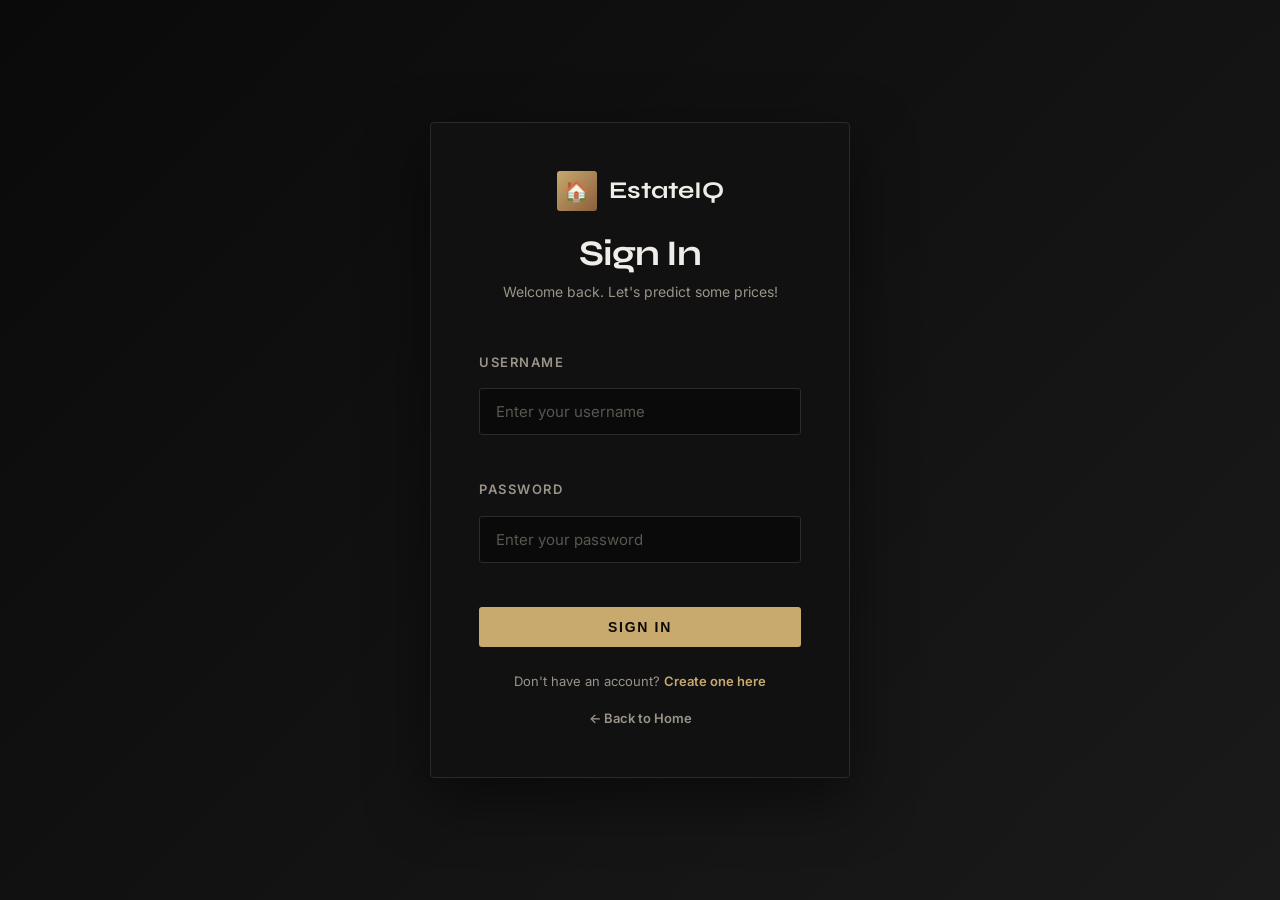
<file: frontend/dashboard.html>
<!DOCTYPE html>
<html lang="en">
<head>
  <meta charset="UTF-8">
  <meta name="viewport" content="width=device-width, initial-scale=1.0">
  <title>Dashboard - EstateIQ</title>
  <link rel="stylesheet" href="styles.css">
</head>
<body>
  <!-- ========== HEADER / NAVIGATION ========== -->
  <header class="navbar">
    <div class="navbar-content">
      <a href="index.html" class="navbar-brand">
        <div class="navbar-logo"></div>
        <span class="navbar-wordmark">EstateIQ</span>
      </a>

      <nav class="navbar-nav">
        <a href="index.html#features">Features</a>
        <a href="dashboard.html" style="color: var(--color-text-primary);">Dashboard</a>
        <a href="prediction.html">Predict</a>
        <a href="index.html#about">About</a>
      </nav>

      <button class="btn btn-outline">Account</button>
    </div>
  </header>

  <!-- ========== LAYOUT WRAPPER ========== -->
  <div class="layout-sidebar" style="margin-top: 64px;">
    <!-- ========== SIDEBAR ========== -->
    <aside class="sidebar">
      <div class="sidebar-logo">EstateIQ</div>

      <ul class="sidebar-nav">
        <li class="sidebar-nav-item active" data-section="dashboard">
          <span class="sidebar-nav-icon"></span>
          Dashboard
        </li>
        <li class="sidebar-nav-item" data-section="predictions">
          <span class="sidebar-nav-icon"></span>
          Predictions
        </li>
        <li class="sidebar-nav-item" data-section="analytics">
          <span class="sidebar-nav-icon"></span>
          Analytics
        </li>
        <li class="sidebar-nav-item" data-section="reports">
          <span class="sidebar-nav-icon"></span>
          Reports
        </li>
        <li class="sidebar-nav-item" data-section="settings">
          <span class="sidebar-nav-icon"></span>
          Settings
        </li>
      </ul>

      <div class="sidebar-user">
        <div class="sidebar-user-avatar"></div>
        <div class="sidebar-user-info">
          <div class="sidebar-user-name">Analyst</div>
          <div class="sidebar-user-role">Pro Plan</div>
        </div>
      </div>
    </aside>

    <!-- ========== MAIN CONTENT ========== -->
    <main class="main-content">
      <!-- ========== DASHBOARD SECTION ========== -->
      <div class="section-content active" data-section="dashboard">
      <!-- Top Bar -->
      <div style="height: 64px; border-bottom: 1px solid var(--color-border); background: var(--color-bg-primary); display: flex; justify-content: space-between; align-items: center; padding: 0 var(--spacing-32); position: sticky; top: 64px; z-index: 50;">
        <h4 style="margin: 0;">Dashboard</h4>
        <div style="display: flex; align-items: center; gap: var(--spacing-24);">
          <span style="font-size: 13px; color: var(--color-text-secondary);">April 2025</span>
          <svg width="18" height="18" viewBox="0 0 24 24" fill="none" stroke="var(--color-text-secondary)" stroke-width="1.5">
            <path d="M18 8A6 6 0 0 0 6 8c0 7-3 9-3 9h18s-3-2-3-9" />
            <path d="M13.73 21a2 2 0 0 1-3.46 0" />
          </svg>
          <div style="width: 28px; height: 28px; background: var(--color-border); border-radius: 50%;"></div>
        </div>
      </div>

      <!-- Filters Panel -->
      <div style="background: var(--color-bg-secondary); border-bottom: 1px solid var(--color-border); padding: 16px var(--spacing-32); display: flex; gap: var(--spacing-24); align-items: center; flex-wrap: wrap;">
        <select style="width: 160px;">
          <option>All Locations</option>
          <option>Mumbai</option>
          <option>Bangalore</option>
          <option>Delhi</option>
          <option>Pune</option>
          <option>Hyderabad</option>
        </select>

        <select style="width: 160px;">
          <option>All Bedrooms</option>
          <option>1BHK</option>
          <option>2BHK</option>
          <option>3BHK</option>
          <option>4BHK</option>
          <option>5BHK+</option>
        </select>

        <div style="display: flex; gap: 12px; align-items: center; flex-wrap: wrap;">
          <span style="font-size: 13px; color: var(--color-text-secondary);">Price Range:</span>
          <input type="number" placeholder="₹20L" style="width: 100px; font-size: 13px;">
          <span style="color: var(--color-text-muted);">–</span>
          <input type="number" placeholder="₹5Cr" style="width: 100px; font-size: 13px;">
        </div>

        <button class="btn btn-primary" style="margin-left: auto;">Apply Filters</button>
        <button class="btn btn-text">Reset</button>
      </div>

      <!-- KPI Cards -->
      <div class="grid-4" style="padding: var(--spacing-32);">
        <!-- KPI 1 -->
        <div class="card in-view">
          <div style="font-size: 11px; text-transform: uppercase; letter-spacing: var(--font-letter-spacing-label); color: var(--color-text-secondary); margin-bottom: 16px;">
            Average Price
          </div>
          <div style="font-family: var(--font-mono); font-size: 36px; font-weight: 700; color: var(--color-accent); margin-bottom: 12px;">
            ₹1.84 Cr
          </div>
          <div style="display: flex; align-items: center; gap: 8px; font-size: 12px; color: var(--color-success);">
            <span>▲</span> +3.2% vs last month
          </div>
        </div>

        <!-- KPI 2 -->
        <div class="card in-view-delayed-1">
          <div style="font-size: 11px; text-transform: uppercase; letter-spacing: var(--font-letter-spacing-label); color: var(--color-text-secondary); margin-bottom: 16px;">
            Total Predictions
          </div>
          <div style="font-family: var(--font-mono); font-size: 36px; font-weight: 700; color: var(--color-accent); margin-bottom: 12px;">
            <span class="counter" data-target="12847">0</span>
          </div>
          <div style="display: flex; align-items: center; gap: 8px; font-size: 12px; color: var(--color-success);">
            <span>▲</span> Active and growing
          </div>
        </div>

        <!-- KPI 3 -->
        <div class="card in-view-delayed-2">
          <div style="font-size: 11px; text-transform: uppercase; letter-spacing: var(--font-letter-spacing-label); color: var(--color-text-secondary); margin-bottom: 16px;">
            Model Accuracy
          </div>
          <div style="font-family: var(--font-mono); font-size: 36px; font-weight: 700; color: var(--color-accent); margin-bottom: 12px;">
            94.2%
          </div>
          <div style="height: 4px; background: var(--color-border); border-radius: 2px; overflow: hidden;">
            <div style="height: 100%; background: linear-gradient(90deg, var(--color-accent), var(--color-accent-dark)); width: 94.2%;"></div>
          </div>
        </div>

        <!-- KPI 4 -->
        <div class="card in-view-delayed-3">
          <div style="font-size: 11px; text-transform: uppercase; letter-spacing: var(--font-letter-spacing-label); color: var(--color-text-secondary); margin-bottom: 16px;">
            Highest Value
          </div>
          <div style="font-family: var(--font-mono); font-size: 36px; font-weight: 700; color: var(--color-accent); margin-bottom: 12px;">
            ₹6.2 Cr
          </div>
          <div style="display: inline-block; padding: 4px 12px; background: rgba(200, 169, 110, 0.1); border: 1px solid rgba(200, 169, 110, 0.2); border-radius: var(--radius-sm); font-size: 11px; color: var(--color-text-secondary);">
            Bandra West
          </div>
        </div>
      </div>

      <!-- Charts Section -->
      <div style="display: grid; grid-template-columns: 60% 40%; gap: var(--spacing-24); padding: 0 var(--spacing-32) var(--spacing-32);">
        <!-- Area Chart -->
        <div class="card in-view">
          <div style="font-size: 11px; text-transform: uppercase; letter-spacing: var(--font-letter-spacing-label); color: var(--color-text-secondary); margin-bottom: 24px;">
            Price by Area (sq ft)
          </div>
          <svg width="100%" height="300" viewBox="0 0 500 300" preserveAspectRatio="xMidYMid meet" style="margin-bottom: 24px;">
            <!-- Grid lines -->
            <line x1="60" y1="250" x2="480" y2="250" stroke="var(--color-border)" stroke-width="1"/>
            <line x1="60" y1="200" x2="480" y2="200" stroke="var(--color-border)" stroke-width="0.5" stroke-dasharray="2,2"/>
            <line x1="60" y1="150" x2="480" y2="150" stroke="var(--color-border)" stroke-width="0.5" stroke-dasharray="2,2"/>
            <line x1="60" y1="100" x2="480" y2="100" stroke="var(--color-border)" stroke-width="0.5" stroke-dasharray="2,2"/>
            <line x1="60" y1="50" x2="480" y2="50" stroke="var(--color-border)" stroke-width="0.5" stroke-dasharray="2,2"/>

            <!-- Y-Axis -->
            <line x1="60" y1="20" x2="60" y2="250" stroke="var(--color-border)" stroke-width="1"/>
            <!-- X-Axis -->
            <line x1="60" y1="250" x2="480" y2="250" stroke="var(--color-border)" stroke-width="1"/>

            <!-- Area fill -->
            <defs>
              <linearGradient id="areaGradient" x1="0%" y1="0%" x2="0%" y2="100%">
                <stop offset="0%" style="stop-color:rgba(200,169,110,0.3);stop-opacity:1" />
                <stop offset="100%" style="stop-color:rgba(200,169,110,0.05);stop-opacity:1" />
              </linearGradient>
            </defs>

            <!-- Smooth curve path -->
            <path d="M 80 220 Q 140 180, 200 150 T 320 120 T 460 140 L 460 250 L 80 250 Z" fill="url(#areaGradient)" stroke="none"/>

            <!-- Stroke line -->
            <path d="M 80 220 Q 140 180, 200 150 T 320 120 T 460 140" fill="none" stroke="var(--color-accent)" stroke-width="2"/>

            <!-- Data points -->
            <circle cx="80" cy="220" r="3" fill="var(--color-accent)"/>
            <circle cx="200" cy="150" r="3" fill="var(--color-accent)"/>
            <circle cx="320" cy="120" r="3" fill="var(--color-accent)"/>
            <circle cx="460" cy="140" r="3" fill="var(--color-accent)"/>

            <!-- Labels -->
            <text x="60" y="270" font-family="var(--font-mono)" font-size="11" fill="var(--color-text-muted)" text-anchor="middle">1000</text>
            <text x="200" y="270" font-family="var(--font-mono)" font-size="11" fill="var(--color-text-muted)" text-anchor="middle">2000</text>
            <text x="340" y="270" font-family="var(--font-mono)" font-size="11" fill="var(--color-text-muted)" text-anchor="middle">3000</text>
            <text x="480" y="270" font-family="var(--font-mono)" font-size="11" fill="var(--color-text-muted)" text-anchor="middle">4000</text>

            <text x="40" y="255" font-family="var(--font-mono)" font-size="11" fill="var(--color-text-muted)" text-anchor="end">₹0</text>
            <text x="40" y="205" font-family="var(--font-mono)" font-size="11" fill="var(--color-text-muted)" text-anchor="end">₹50L</text>
            <text x="40" y="105" font-family="var(--font-mono)" font-size="11" fill="var(--color-text-muted)" text-anchor="end">₹100L</text>
          </svg>
        </div>

        <!-- Horizontal Bar Chart -->
        <div class="card in-view-delayed-1">
          <div style="font-size: 11px; text-transform: uppercase; letter-spacing: var(--font-letter-spacing-label); color: var(--color-text-secondary); margin-bottom: 24px;">
            Price by Location
          </div>
          <div style="display: flex; flex-direction: column; gap: 16px;">
            <div>
              <div style="display: flex; justify-content: space-between; margin-bottom: 8px; font-size: 12px;">
                <span>Mumbai</span>
                <span style="color: var(--color-text-muted);">3,240</span>
              </div>
              <div style="height: 8px; background: var(--color-border); border-radius: 2px; overflow: hidden;">
                <div style="height: 100%; background: var(--color-accent); width: 95%; border-radius: 2px;"></div>
              </div>
            </div>
            <div>
              <div style="display: flex; justify-content: space-between; margin-bottom: 8px; font-size: 12px;">
                <span>Bangalore</span>
                <span style="color: var(--color-text-muted);">2,840</span>
              </div>
              <div style="height: 8px; background: var(--color-border); border-radius: 2px; overflow: hidden;">
                <div style="height: 100%; background: var(--color-accent-dark); width: 78%; border-radius: 2px;"></div>
              </div>
            </div>
            <div>
              <div style="display: flex; justify-content: space-between; margin-bottom: 8px; font-size: 12px;">
                <span>Delhi</span>
                <span style="color: var(--color-text-muted);">2,156</span>
              </div>
              <div style="height: 8px; background: var(--color-border); border-radius: 2px; overflow: hidden;">
                <div style="height: 100%; background: var(--color-accent); width: 64%; border-radius: 2px;"></div>
              </div>
            </div>
            <div>
              <div style="display: flex; justify-content: space-between; margin-bottom: 8px; font-size: 12px;">
                <span>Pune</span>
                <span style="color: var(--color-text-muted);">1,920</span>
              </div>
              <div style="height: 8px; background: var(--color-border); border-radius: 2px; overflow: hidden;">
                <div style="height: 100%; background: var(--color-accent-dark); width: 58%; border-radius: 2px;"></div>
              </div>
            </div>
            <div>
              <div style="display: flex; justify-content: space-between; margin-bottom: 8px; font-size: 12px;">
                <span>Hyderabad</span>
                <span style="color: var(--color-text-muted);">1,691</span>
              </div>
              <div style="height: 8px; background: var(--color-border); border-radius: 2px; overflow: hidden;">
                <div style="height: 100%; background: var(--color-accent); width: 52%; border-radius: 2px;"></div>
              </div>
            </div>
          </div>
        </div>
      </div>

      <!-- Table Section -->
      <div style="padding: 0 var(--spacing-32) var(--spacing-96);">
        <div class="card in-view" style="padding: 0;">
          <div style="padding: var(--spacing-32); font-size: 11px; text-transform: uppercase; letter-spacing: var(--font-letter-spacing-label); color: var(--color-text-secondary); border-bottom: 1px solid var(--color-border);">
            Recent Predictions
          </div>

          <table style="width: 100%; border-collapse: collapse;">
            <thead>
              <tr style="background: #1E1E1E; border-bottom: 1px solid var(--color-border);">
                <th style="padding: var(--spacing-20); text-align: left; font-size: 12px; font-weight: 600; color: var(--color-text-secondary);">Property ID</th>
                <th style="padding: var(--spacing-20); text-align: left; font-size: 12px; font-weight: 600; color: var(--color-text-secondary);">Location</th>
                <th style="padding: var(--spacing-20); text-align: left; font-size: 12px; font-weight: 600; color: var(--color-text-secondary);">Area (sqft)</th>
                <th style="padding: var(--spacing-20); text-align: left; font-size: 12px; font-weight: 600; color: var(--color-text-secondary);">Beds</th>
                <th style="padding: var(--spacing-20); text-align: left; font-size: 12px; font-weight: 600; color: var(--color-text-secondary);">Predicted</th>
                <th style="padding: var(--spacing-20); text-align: left; font-size: 12px; font-weight: 600; color: var(--color-text-secondary);">Actual</th>
                <th style="padding: var(--spacing-20); text-align: left; font-size: 12px; font-weight: 600; color: var(--color-text-secondary);">Error %</th>
                <th style="padding: var(--spacing-20); text-align: left; font-size: 12px; font-weight: 600; color: var(--color-text-secondary);">Status</th>
              </tr>
            </thead>
            <tbody>
              <tr style="background: var(--color-surface); border-bottom: 1px solid var(--color-border);">
                <td style="padding: var(--spacing-20); font-size: 13px;">P-1001</td>
                <td style="padding: var(--spacing-20); font-size: 13px;">Mumbai</td>
                <td style="padding: var(--spacing-20); font-size: 13px; font-family: var(--font-mono);">2,400</td>
                <td style="padding: var(--spacing-20); font-size: 13px;">3</td>
                <td style="padding: var(--spacing-20); font-size: 13px; font-family: var(--font-mono);">₹1.84 Cr</td>
                <td style="padding: var(--spacing-20); font-size: 13px; font-family: var(--font-mono);">₹1.82 Cr</td>
                <td style="padding: var(--spacing-20); font-size: 13px; color: var(--color-success);">0.24%</td>
                <td style="padding: var(--spacing-20); font-size: 13px;"><span style="display: inline-block; padding: 4px 12px; background: rgba(76, 175, 80, 0.1); border-radius: var(--radius-sm); color: var(--color-success);">✓ Accurate</span></td>
              </tr>
              <tr style="background: #111111; border-bottom: 1px solid var(--color-border);">
                <td style="padding: var(--spacing-20); font-size: 13px;">P-1002</td>
                <td style="padding: var(--spacing-20); font-size: 13px;">Bangalore</td>
                <td style="padding: var(--spacing-20); font-size: 13px; font-family: var(--font-mono);">1,800</td>
                <td style="padding: var(--spacing-20); font-size: 13px;">2</td>
                <td style="padding: var(--spacing-20); font-size: 13px; font-family: var(--font-mono);">₹1.24 Cr</td>
                <td style="padding: var(--spacing-20); font-size: 13px; font-family: var(--font-mono);">₹1.28 Cr</td>
                <td style="padding: var(--spacing-20); font-size: 13px; color: var(--color-success);">2.87%</td>
                <td style="padding: var(--spacing-20); font-size: 13px;"><span style="display: inline-block; padding: 4px 12px; background: rgba(76, 175, 80, 0.1); border-radius: var(--radius-sm); color: var(--color-success);">✓ Accurate</span></td>
              </tr>
              <tr style="background: var(--color-surface); border-bottom: 1px solid var(--color-border);">
                <td style="padding: var(--spacing-20); font-size: 13px;">P-1003</td>
                <td style="padding: var(--spacing-20); font-size: 13px;">Delhi</td>
                <td style="padding: var(--spacing-20); font-size: 13px; font-family: var(--font-mono);">1,600</td>
                <td style="padding: var(--spacing-20); font-size: 13px;">2</td>
                <td style="padding: var(--spacing-20); font-size: 13px; font-family: var(--font-mono);">₹96 L</td>
                <td style="padding: var(--spacing-20); font-size: 13px; font-family: var(--font-mono);">₹92 L</td>
                <td style="padding: var(--spacing-20); font-size: 13px; color: var(--color-success);">3.04%</td>
                <td style="padding: var(--spacing-20); font-size: 13px;"><span style="display: inline-block; padding: 4px 12px; background: rgba(76, 175, 80, 0.1); border-radius: var(--radius-sm); color: var(--color-success);">✓ Accurate</span></td>
              </tr>
              <tr style="background: #111111; border-bottom: 1px solid var(--color-border);">
                <td style="padding: var(--spacing-20); font-size: 13px;">P-1004</td>
                <td style="padding: var(--spacing-20); font-size: 13px;">Pune</td>
                <td style="padding: var(--spacing-20); font-size: 13px; font-family: var(--font-mono);">2,100</td>
                <td style="padding: var(--spacing-20); font-size: 13px;">3</td>
                <td style="padding: var(--spacing-20); font-size: 13px; font-family: var(--font-mono);">₹1.45 Cr</td>
                <td style="padding: var(--spacing-20); font-size: 13px; font-family: var(--font-mono);">₹1.42 Cr</td>
                <td style="padding: var(--spacing-20); font-size: 13px; color: var(--color-success);">1.70%</td>
                <td style="padding: var(--spacing-20); font-size: 13px;"><span style="display: inline-block; padding: 4px 12px; background: rgba(76, 175, 80, 0.1); border-radius: var(--radius-sm); color: var(--color-success);">✓ Accurate</span></td>
              </tr>
              <tr style="background: var(--color-surface);">
                <td style="padding: var(--spacing-20); font-size: 13px;">P-1005</td>
                <td style="padding: var(--spacing-20); font-size: 13px;">Hyderabad</td>
                <td style="padding: var(--spacing-20); font-size: 13px; font-family: var(--font-mono);">1,950</td>
                <td style="padding: var(--spacing-20); font-size: 13px;">3</td>
                <td style="padding: var(--spacing-20); font-size: 13px; font-family: var(--font-mono);">₹1.62 Cr</td>
                <td style="padding: var(--spacing-20); font-size: 13px; font-family: var(--font-mono);">₹1.58 Cr</td>
                <td style="padding: var(--spacing-20); font-size: 13px; color: var(--color-success);">0.61%</td>
                <td style="padding: var(--spacing-20); font-size: 13px;"><span style="display: inline-block; padding: 4px 12px; background: rgba(76, 175, 80, 0.1); border-radius: var(--radius-sm); color: var(--color-success);">✓ Accurate</span></td>
              </tr>
            </tbody>
          </table>
        </div>
      </div>
      </div>

      <!-- ========== PREDICTIONS SECTION ========== -->
      <div class="section-content" data-section="predictions">
        <!-- Top Bar -->
        <div style="height: 64px; border-bottom: 1px solid var(--color-border); background: var(--color-bg-primary); display: flex; justify-content: space-between; align-items: center; padding: 0 var(--spacing-32); position: sticky; top: 64px; z-index: 50;">
          <h4 style="margin: 0;">All Predictions</h4>
          <button class="btn btn-primary" onclick="window.location.href='prediction.html'">+ New Prediction</button>
        </div>

        <div style="padding: var(--spacing-32);">
          <div class="card in-view">
            <div style="font-size: 14px; font-weight: 600; margin-bottom: 24px;">Recent Predictions History</div>
            <table style="width: 100%; border-collapse: collapse;">
              <thead>
                <tr style="background: #1E1E1E; border-bottom: 1px solid var(--color-border);">
                  <th style="padding: var(--spacing-20); text-align: left; font-size: 12px; font-weight: 600; color: var(--color-text-secondary);">Date</th>
                  <th style="padding: var(--spacing-20); text-align: left; font-size: 12px; font-weight: 600; color: var(--color-text-secondary);">Location</th>
                  <th style="padding: var(--spacing-20); text-align: left; font-size: 12px; font-weight: 600; color: var(--color-text-secondary);">Area (sqft)</th>
                  <th style="padding: var(--spacing-20); text-align: left; font-size: 12px; font-weight: 600; color: var(--color-text-secondary);">Predicted Price</th>
                  <th style="padding: var(--spacing-20); text-align: left; font-size: 12px; font-weight: 600; color: var(--color-text-secondary);">Confidence</th>
                </tr>
              </thead>
              <tbody>
                <tr style="background: var(--color-surface); border-bottom: 1px solid var(--color-border);">
                  <td style="padding: var(--spacing-20); font-size: 13px;">2025-04-28 10:30</td>
                  <td style="padding: var(--spacing-20); font-size: 13px;">Bandra West</td>
                  <td style="padding: var(--spacing-20); font-size: 13px; font-family: var(--font-mono);">2,400</td>
                  <td style="padding: var(--spacing-20); font-size: 13px; font-family: var(--font-mono); color: var(--color-accent);">₹1.84 Cr</td>
                  <td style="padding: var(--spacing-20); font-size: 13px; color: var(--color-success);">99.8%</td>
                </tr>
                <tr style="background: #111111; border-bottom: 1px solid var(--color-border);">
                  <td style="padding: var(--spacing-20); font-size: 13px;">2025-04-28 09:15</td>
                  <td style="padding: var(--spacing-20); font-size: 13px;">Koramangala</td>
                  <td style="padding: var(--spacing-20); font-size: 13px; font-family: var(--font-mono);">1,800</td>
                  <td style="padding: var(--spacing-20); font-size: 13px; font-family: var(--font-mono); color: var(--color-accent);">₹1.24 Cr</td>
                  <td style="padding: var(--spacing-20); font-size: 13px; color: var(--color-success);">98.5%</td>
                </tr>
                <tr style="background: var(--color-surface); border-bottom: 1px solid var(--color-border);">
                  <td style="padding: var(--spacing-20); font-size: 13px;">2025-04-27 14:45</td>
                  <td style="padding: var(--spacing-20); font-size: 13px;">South Delhi</td>
                  <td style="padding: var(--spacing-20); font-size: 13px; font-family: var(--font-mono);">1,600</td>
                  <td style="padding: var(--spacing-20); font-size: 13px; font-family: var(--font-mono); color: var(--color-accent);">₹96 L</td>
                  <td style="padding: var(--spacing-20); font-size: 13px; color: var(--color-success);">99.2%</td>
                </tr>
              </tbody>
            </table>
          </div>
        </div>
      </div>

      <!-- ========== ANALYTICS SECTION ========== -->
      <div class="section-content" data-section="analytics">
        <!-- Top Bar -->
        <div style="height: 64px; border-bottom: 1px solid var(--color-border); background: var(--color-bg-primary); display: flex; justify-content: space-between; align-items: center; padding: 0 var(--spacing-32); position: sticky; top: 64px; z-index: 50;">
          <h4 style="margin: 0;">Analytics & Insights</h4>
        </div>

        <div style="padding: var(--spacing-32);">
          <div class="grid-2" style="gap: var(--spacing-24); margin-bottom: var(--spacing-32);">
            <div class="card in-view">
              <div style="font-size: 11px; text-transform: uppercase; letter-spacing: var(--font-letter-spacing-label); color: var(--color-text-secondary); margin-bottom: 16px;">Total Predictions</div>
              <div style="font-family: var(--font-mono); font-size: 36px; font-weight: 700; color: var(--color-accent); margin-bottom: 12px;">
                <span class="counter" data-target="12847">0</span>
              </div>
              <div style="font-size: 12px; color: var(--color-text-secondary);">Growth: <span style="color: var(--color-success);">+324</span> this week</div>
            </div>

            <div class="card in-view">
              <div style="font-size: 11px; text-transform: uppercase; letter-spacing: var(--font-letter-spacing-label); color: var(--color-text-secondary); margin-bottom: 16px;">Average Error Rate</div>
              <div style="font-family: var(--font-mono); font-size: 36px; font-weight: 700; color: var(--color-accent); margin-bottom: 12px;">0.34%</div>
              <div style="font-size: 12px; color: var(--color-text-secondary);">Within ±10% range: <span style="color: var(--color-success);">95.2%</span></div>
            </div>
          </div>

          <div class="card in-view" style="margin-bottom: var(--spacing-32);">
            <div style="font-size: 14px; font-weight: 600; margin-bottom: 24px;">Prediction Accuracy by Location</div>
            <div style="display: flex; flex-direction: column; gap: 20px;">
              <div>
                <div style="display: flex; justify-content: space-between; margin-bottom: 8px; font-size: 12px;">
                  <span>Mumbai</span>
                  <span style="color: var(--color-text-muted); font-family: var(--font-mono);">99.84%</span>
                </div>
                <div style="height: 8px; background: var(--color-border); border-radius: 2px; overflow: hidden;">
                  <div style="height: 100%; background: var(--color-accent); width: 99.84%; border-radius: 2px;"></div>
                </div>
              </div>
              <div>
                <div style="display: flex; justify-content: space-between; margin-bottom: 8px; font-size: 12px;">
                  <span>Bangalore</span>
                  <span style="color: var(--color-text-muted); font-family: var(--font-mono);">98.75%</span>
                </div>
                <div style="height: 8px; background: var(--color-border); border-radius: 2px; overflow: hidden;">
                  <div style="height: 100%; background: var(--color-accent-dark); width: 98.75%; border-radius: 2px;"></div>
                </div>
              </div>
              <div>
                <div style="display: flex; justify-content: space-between; margin-bottom: 8px; font-size: 12px;">
                  <span>Delhi</span>
                  <span style="color: var(--color-text-muted); font-family: var(--font-mono);">97.42%</span>
                </div>
                <div style="height: 8px; background: var(--color-border); border-radius: 2px; overflow: hidden;">
                  <div style="height: 100%; background: var(--color-accent); width: 97.42%; border-radius: 2px;"></div>
                </div>
              </div>
              <div>
                <div style="display: flex; justify-content: space-between; margin-bottom: 8px; font-size: 12px;">
                  <span>Pune</span>
                  <span style="color: var(--color-text-muted); font-family: var(--font-mono);">96.89%</span>
                </div>
                <div style="height: 8px; background: var(--color-border); border-radius: 2px; overflow: hidden;">
                  <div style="height: 100%; background: var(--color-accent-dark); width: 96.89%; border-radius: 2px;"></div>
                </div>
              </div>
            </div>
          </div>
        </div>
      </div>

      <!-- ========== REPORTS SECTION ========== -->
      <div class="section-content" data-section="reports">
        <!-- Top Bar -->
        <div style="height: 64px; border-bottom: 1px solid var(--color-border); background: var(--color-bg-primary); display: flex; justify-content: space-between; align-items: center; padding: 0 var(--spacing-32); position: sticky; top: 64px; z-index: 50;">
          <h4 style="margin: 0;">Reports</h4>
          <button class="btn btn-primary" id="generateReportBtn">+ Generate Report</button>
        </div>

        <div style="padding: var(--spacing-32);">
          <div class="grid-2" style="gap: var(--spacing-24); margin-bottom: var(--spacing-32);">
            <div class="card in-view">
              <div style="font-size: 13px; font-weight: 600; margin-bottom: 12px;">Monthly Summary</div>
              <div style="font-size: 12px; color: var(--color-text-secondary); margin-bottom: 16px;">April 2025 Report</div>
              <div style="display: flex; gap: 12px;">
                <button class="btn btn-outline" style="flex: 1; font-size: 12px;">📊 PDF</button>
                <button class="btn btn-outline" style="flex: 1; font-size: 12px;">📋 CSV</button>
              </div>
            </div>

            <div class="card in-view">
              <div style="font-size: 13px; font-weight: 600; margin-bottom: 12px;">Annual Report 2024</div>
              <div style="font-size: 12px; color: var(--color-text-secondary); margin-bottom: 16px;">Full year analysis & metrics</div>
              <div style="display: flex; gap: 12px;">
                <button class="btn btn-outline" style="flex: 1; font-size: 12px;">📊 PDF</button>
                <button class="btn btn-outline" style="flex: 1; font-size: 12px;">📋 CSV</button>
              </div>
            </div>

            <div class="card in-view">
              <div style="font-size: 13px; font-weight: 600; margin-bottom: 12px;">Location Insights</div>
              <div style="font-size: 12px; color: var(--color-text-secondary); margin-bottom: 16px;">Regional performance analysis</div>
              <div style="display: flex; gap: 12px;">
                <button class="btn btn-outline" style="flex: 1; font-size: 12px;">📊 PDF</button>
                <button class="btn btn-outline" style="flex: 1; font-size: 12px;">📋 CSV</button>
              </div>
            </div>

            <div class="card in-view">
              <div style="font-size: 13px; font-weight: 600; margin-bottom: 12px;">Model Performance</div>
              <div style="font-size: 12px; color: var(--color-text-secondary); margin-bottom: 16px;">Accuracy & validation metrics</div>
              <div style="display: flex; gap: 12px;">
                <button class="btn btn-outline" style="flex: 1; font-size: 12px;">📊 PDF</button>
                <button class="btn btn-outline" style="flex: 1; font-size: 12px;">📋 CSV</button>
              </div>
            </div>
          </div>
        </div>
      </div>

      <!-- ========== SETTINGS SECTION ========== -->
      <div class="section-content" data-section="settings">
        <!-- Top Bar -->
        <div style="height: 64px; border-bottom: 1px solid var(--color-border); background: var(--color-bg-primary); display: flex; justify-content: space-between; align-items: center; padding: 0 var(--spacing-32); position: sticky; top: 64px; z-index: 50;">
          <h4 style="margin: 0;">Settings</h4>
        </div>

        <div style="padding: var(--spacing-32); max-width: 600px;">
          <!-- Account Settings -->
          <div class="card in-view" style="margin-bottom: var(--spacing-32);">
            <div style="font-size: 13px; font-weight: 600; margin-bottom: 24px; padding-bottom: 16px; border-bottom: 1px solid var(--color-border);">Account Settings</div>
            <div style="display: flex; flex-direction: column; gap: 16px;">
              <div>
                <label style="display: block; font-size: 12px; font-weight: 600; margin-bottom: 8px; color: var(--color-text-secondary);">Full Name</label>
                <input type="text" placeholder="Your Name" style="width: 100%; padding: 8px 12px; background: var(--color-bg-secondary); border: 1px solid var(--color-border); border-radius: var(--radius-md); color: var(--color-text-primary);">
              </div>
              <div>
                <label style="display: block; font-size: 12px; font-weight: 600; margin-bottom: 8px; color: var(--color-text-secondary);">Email</label>
                <input type="email" placeholder="your.email@company.com" style="width: 100%; padding: 8px 12px; background: var(--color-bg-secondary); border: 1px solid var(--color-border); border-radius: var(--radius-md); color: var(--color-text-primary);">
              </div>
              <button class="btn btn-primary" style="align-self: flex-start; margin-top: 8px;">Save Changes</button>
            </div>
          </div>

          <!-- Notification Settings -->
          <div class="card in-view" style="margin-bottom: var(--spacing-32);">
            <div style="font-size: 13px; font-weight: 600; margin-bottom: 16px; padding-bottom: 16px; border-bottom: 1px solid var(--color-border);">Notification Preferences</div>
            <div style="display: flex; flex-direction: column; gap: 12px;">
              <label style="display: flex; align-items: center; gap: 12px; cursor: pointer;">
                <input type="checkbox" checked style="width: 16px; height: 16px; cursor: pointer;">
                <span style="font-size: 13px;">Email notifications for new predictions</span>
              </label>
              <label style="display: flex; align-items: center; gap: 12px; cursor: pointer;">
                <input type="checkbox" checked style="width: 16px; height: 16px; cursor: pointer;">
                <span style="font-size: 13px;">Weekly performance summary</span>
              </label>
              <label style="display: flex; align-items: center; gap: 12px; cursor: pointer;">
                <input type="checkbox" style="width: 16px; height: 16px; cursor: pointer;">
                <span style="font-size: 13px;">Alert on low accuracy predictions</span>
              </label>
            </div>
          </div>

          <!-- API Settings -->
          <div class="card in-view" style="margin-bottom: var(--spacing-32);">
            <div style="font-size: 13px; font-weight: 600; margin-bottom: 16px; padding-bottom: 16px; border-bottom: 1px solid var(--color-border);">API Configuration</div>
            <div style="display: flex; flex-direction: column; gap: 12px;">
              <div>
                <div style="font-size: 12px; font-weight: 600; margin-bottom: 8px; color: var(--color-text-secondary);">API Key</div>
                <div style="display: flex; gap: 8px;">
                  <div style="flex: 1; padding: 8px 12px; background: var(--color-bg-secondary); border: 1px solid var(--color-border); border-radius: var(--radius-md); color: var(--color-text-secondary); font-size: 12px;">Click "Copy" to retrieve your API key</div>
                  <button class="btn btn-outline" id="copyApiKeyBtn" style="padding: 8px 16px; font-size: 12px;">Copy</button>
                </div>
              </div>
              <button class="btn btn-outline" style="align-self: flex-start;">Regenerate Key</button>
            </div>
          </div>

          <!-- Danger Zone -->
          <div class="card in-view" style="border: 1px solid rgba(255, 69, 69, 0.2); background: rgba(255, 69, 69, 0.05);">
            <div style="font-size: 13px; font-weight: 600; margin-bottom: 16px; padding-bottom: 16px; border-bottom: 1px solid rgba(255, 69, 69, 0.2); color: #FF4545;">Danger Zone</div>
            <div style="display: flex; flex-direction: column; gap: 12px;">
              <div style="font-size: 12px; color: var(--color-text-secondary);">Once you delete your account, there is no going back. Please be certain.</div>
              <button id="deleteAccountBtn" class="btn" style="background: #FF4545; color: white; align-self: flex-start; padding: 8px 16px; border: none; border-radius: var(--radius-md); cursor: pointer; font-size: 12px;">Delete Account</button>
            </div>
          </div>
        </div>
      </div>
    </main>
  </div>

  <script src="auth.js"></script>
  <script src="dashboard.js"></script>
  <script>
    // Protect this page
    protectPage();
  </script>
</body>
</html>
</file>
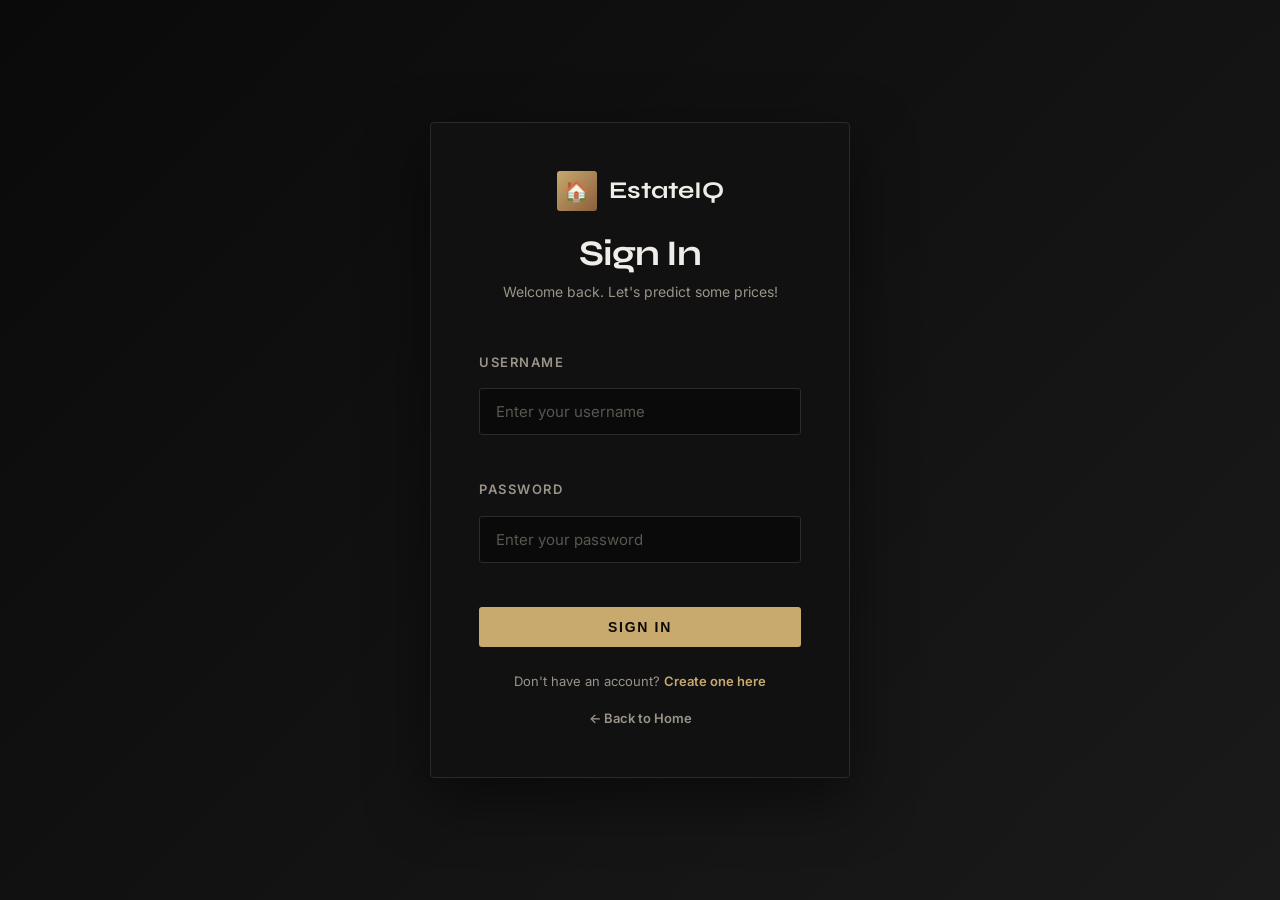
<file: frontend/login.html>
<!DOCTYPE html>
<html lang="en">
<head>
  <meta charset="UTF-8">
  <meta name="viewport" content="width=device-width, initial-scale=1.0">
  <title>Login - EstateIQ</title>
  <link rel="stylesheet" href="styles.css">
  <style>
    /* Auth Page Specific Styles */
    body {
      background: linear-gradient(135deg, var(--color-bg-primary) 0%, #1a1a1a 100%);
      min-height: 100vh;
      display: flex;
      align-items: center;
      justify-content: center;
      padding: var(--spacing-24);
    }

    .auth-container {
      width: 100%;
      max-width: 420px;
    }

    .auth-card {
      background: var(--color-bg-secondary);
      border: 1px solid var(--color-border);
      border-radius: var(--radius-lg);
      padding: var(--spacing-48);
      box-shadow: 0 20px 60px rgba(0, 0, 0, 0.5);
    }

    .auth-header {
      text-align: center;
      margin-bottom: var(--spacing-48);
    }

    .auth-logo {
      display: inline-flex;
      align-items: center;
      gap: var(--spacing-12);
      margin-bottom: var(--spacing-24);
    }

    .auth-logo-icon {
      width: 40px;
      height: 40px;
      background: linear-gradient(135deg, var(--color-accent), var(--color-accent-dark));
      border-radius: var(--radius-md);
      display: flex;
      align-items: center;
      justify-content: center;
      font-weight: 700;
      color: var(--color-bg-primary);
      font-size: 20px;
    }

    .auth-logo-text {
      font-size: 24px;
      font-weight: 700;
      font-family: var(--font-heading);
      color: var(--color-text-primary);
    }

    .auth-title {
      font-size: var(--font-size-h3);
      font-weight: 700;
      color: var(--color-text-primary);
      margin-bottom: var(--spacing-8);
      font-family: var(--font-heading);
    }

    .auth-subtitle {
      font-size: 14px;
      color: var(--color-text-secondary);
    }

    .auth-form {
      display: flex;
      flex-direction: column;
      gap: var(--spacing-24);
    }

    .form-group {
      display: flex;
      flex-direction: column;
      gap: var(--spacing-8);
    }

    .form-label {
      font-size: 13px;
      font-weight: 600;
      color: var(--color-text-secondary);
      text-transform: uppercase;
      letter-spacing: var(--font-letter-spacing-label);
    }

    .form-input {
      padding: var(--spacing-12) var(--spacing-16);
      background: var(--color-bg-primary);
      border: 1px solid var(--color-border);
      border-radius: var(--radius-md);
      color: var(--color-text-primary);
      font-family: var(--font-body);
      font-size: 14px;
      transition: all 0.3s var(--easing);
    }

    .form-input:focus {
      outline: none;
      border-color: var(--color-accent);
      box-shadow: 0 0 0 3px rgba(200, 169, 110, 0.1);
    }

    .form-input::placeholder {
      color: var(--color-text-muted);
    }

    .form-error {
      font-size: 12px;
      color: #FF6B6B;
      display: none;
    }

    .form-error.show {
      display: block;
    }

    .form-submit {
      padding: var(--spacing-12) var(--spacing-16);
      background: var(--color-accent);
      border: none;
      border-radius: var(--radius-md);
      color: var(--color-bg-primary);
      font-weight: 600;
      font-size: 14px;
      cursor: pointer;
      transition: all 0.3s var(--easing);
      text-transform: uppercase;
      letter-spacing: var(--font-letter-spacing-label);
    }

    .form-submit:hover {
      background: var(--color-accent-dark);
      transform: translateY(-2px);
    }

    .form-submit:active {
      transform: translateY(0);
    }

    .form-submit.loading {
      opacity: 0.7;
      cursor: not-allowed;
    }

    .auth-link {
      text-align: center;
      margin-top: var(--spacing-24);
      font-size: 13px;
      color: var(--color-text-secondary);
    }

    .auth-link a {
      color: var(--color-accent);
      text-decoration: none;
      font-weight: 600;
      transition: color 0.3s var(--easing);
    }

    .auth-link a:hover {
      color: var(--color-accent-dark);
    }

    .alert {
      padding: var(--spacing-12) var(--spacing-16);
      border-radius: var(--radius-md);
      font-size: 13px;
      margin-bottom: var(--spacing-24);
      display: none;
    }

    .alert.show {
      display: block;
    }

    .alert.error {
      background: rgba(255, 107, 107, 0.1);
      border: 1px solid rgba(255, 107, 107, 0.2);
      color: #FF6B6B;
    }

    .alert.success {
      background: rgba(76, 175, 80, 0.1);
      border: 1px solid rgba(76, 175, 80, 0.2);
      color: var(--color-success);
    }

    @media (max-width: 480px) {
      .auth-card {
        padding: var(--spacing-32);
      }

      .auth-title {
        font-size: var(--font-size-h4);
      }
    }
  </style>
</head>
<body>
  <div class="auth-container">
    <div class="auth-card">
      <div class="auth-header">
        <div class="auth-logo">
          <div class="auth-logo-icon">🏠</div>
          <div class="auth-logo-text">EstateIQ</div>
        </div>
        <h1 class="auth-title">Sign In</h1>
        <p class="auth-subtitle">Welcome back. Let's predict some prices!</p>
      </div>

      <div id="alert" class="alert"></div>

      <form class="auth-form" id="loginForm">
        <div class="form-group">
          <label class="form-label">Username</label>
          <input 
            type="text" 
            class="form-input" 
            id="username"
            placeholder="Enter your username"
            autocomplete="username"
            required
          >
          <div class="form-error" id="usernameError"></div>
        </div>

        <div class="form-group">
          <label class="form-label">Password</label>
          <input 
            type="password" 
            class="form-input" 
            id="password"
            placeholder="Enter your password"
            autocomplete="current-password"
            required
          >
          <div class="form-error" id="passwordError"></div>
        </div>

        <button type="submit" class="form-submit" id="submitBtn">Sign In</button>
      </form>

      <div class="auth-link">
        Don't have an account? <a href="signup.html">Create one here</a>
      </div>

      <div class="auth-link" style="margin-top: var(--spacing-16); color: var(--color-text-muted);">
        <a href="index.html" style="color: var(--color-text-secondary);">← Back to Home</a>
      </div>
    </div>
  </div>

  <script src="auth.js"></script>
  <script>
    // ========================================================================
    // LOGIN FORM HANDLING
    // ========================================================================

    const loginForm = document.getElementById('loginForm');
    const submitBtn = document.getElementById('submitBtn');
    const usernameInput = document.getElementById('username');
    const passwordInput = document.getElementById('password');
    const alert = document.getElementById('alert');

    loginForm.addEventListener('submit', async (e) => {
      e.preventDefault();

      const username = usernameInput.value.trim();
      const password = passwordInput.value;

      // Clear previous errors
      document.getElementById('usernameError').textContent = '';
      document.getElementById('passwordError').textContent = '';
      document.getElementById('usernameError').classList.remove('show');
      document.getElementById('passwordError').classList.remove('show');
      alert.classList.remove('show');

      // Validate
      let isValid = true;
      if (!username) {
        document.getElementById('usernameError').textContent = 'Username is required';
        document.getElementById('usernameError').classList.add('show');
        isValid = false;
      }
      if (!password) {
        document.getElementById('passwordError').textContent = 'Password is required';
        document.getElementById('passwordError').classList.add('show');
        isValid = false;
      }

      if (!isValid) return;

      // Show loading state
      submitBtn.classList.add('loading');
      submitBtn.disabled = true;
      submitBtn.textContent = 'Signing in...';

      try {
        const response = await fetch('http://localhost:5000/api/auth/login', {
          method: 'POST',
          headers: { 'Content-Type': 'application/json' },
          body: JSON.stringify({ username, password })
        });

        const data = await response.json();

        if (!response.ok) {
          throw new Error(data.error || 'Login failed');
        }

        // Save token
        localStorage.setItem('auth_token', data.data.access_token);
        localStorage.setItem('user', JSON.stringify(data.data.user));

        // Show success message
        alert.classList.add('success', 'show');
        alert.textContent = '✓ Login successful! Redirecting...';

        // Redirect after short delay
        setTimeout(() => {
          window.location.href = 'dashboard.html';
        }, 1500);

      } catch (error) {
        console.error('Login error:', error);
        alert.classList.add('error', 'show');
        alert.textContent = `✗ ${error.message}`;
      } finally {
        submitBtn.classList.remove('loading');
        submitBtn.disabled = false;
        submitBtn.textContent = 'Sign In';
      }
    });

    // Check if already logged in
    window.addEventListener('load', () => {
      const token = localStorage.getItem('auth_token');
      if (token) {
        window.location.href = 'dashboard.html';
      }
    });
  </script>
</body>
</html>
</file>
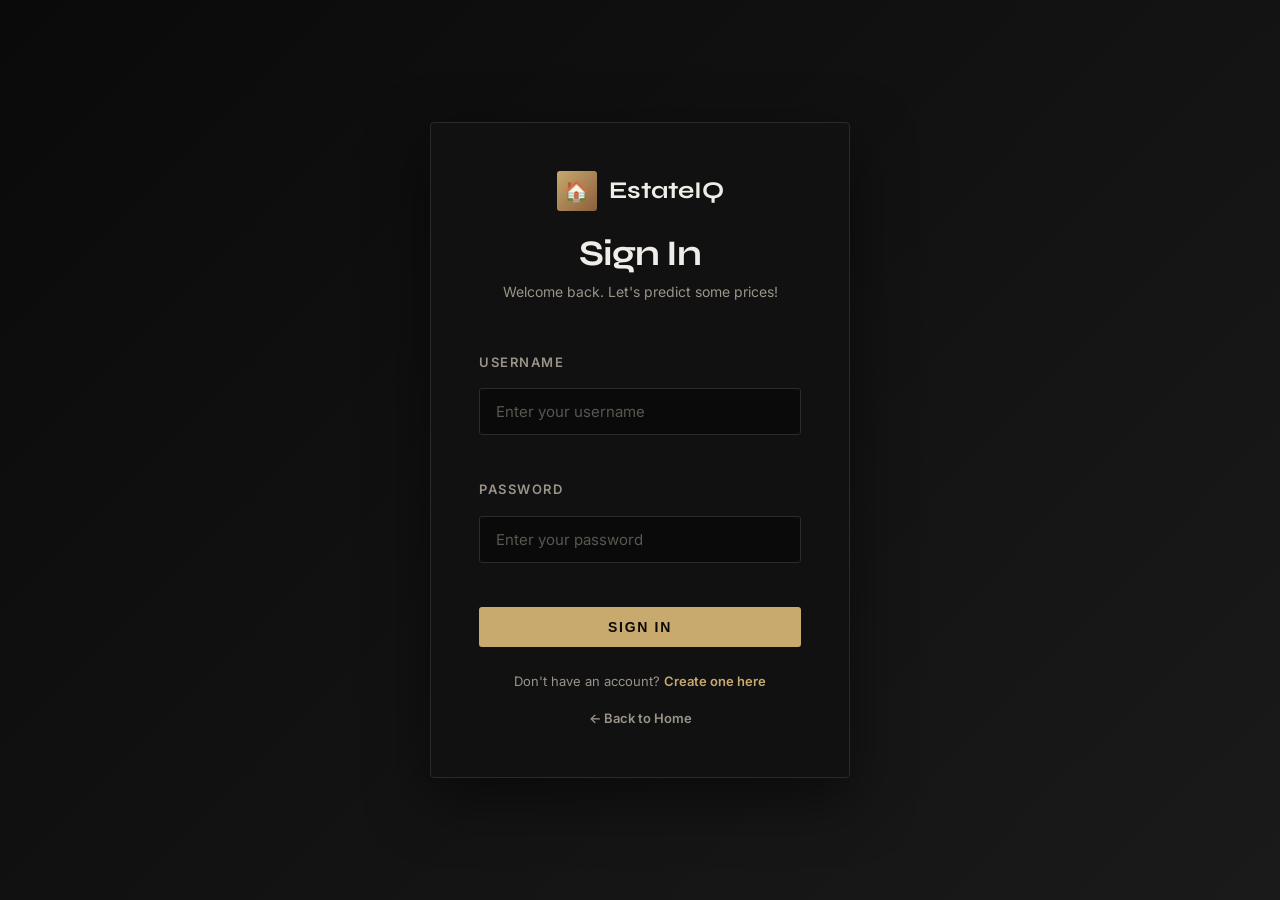
<file: frontend/prediction.html>
<!DOCTYPE html>
<html lang="en">
<head>
  <meta charset="UTF-8">
  <meta name="viewport" content="width=device-width, initial-scale=1.0">
  <title>Property Valuation - EstateIQ</title>
  <link rel="stylesheet" href="styles.css">
  <style>
    /* Segmented Button Styles */
    .segmented-group {
      display: flex;
      gap: 8px;
      margin-bottom: var(--spacing-20);
    }

    .segmented-btn {
      flex: 1;
      padding: 12px 16px;
      background-color: transparent;
      border: 1px solid var(--color-border);
      color: var(--color-text-secondary);
      border-radius: var(--radius-md);
      cursor: pointer;
      font-size: 13px;
      font-weight: 500;
      transition: all 0.3s var(--easing);
    }

    .segmented-btn:hover {
      border-color: var(--color-accent);
      color: var(--color-text-primary);
    }

    .segmented-btn.active {
      background-color: var(--color-accent);
      border-color: var(--color-accent);
      color: var(--color-bg-primary);
    }

    /* Toggle Switch */
    .toggle-wrapper {
      display: flex;
      align-items: center;
      gap: 12px;
    }

    .toggle-switch {
      position: relative;
      display: inline-block;
      width: 50px;
      height: 28px;
    }

    .toggle-switch input {
      opacity: 0;
      width: 0;
      height: 0;
    }

    .toggle-slider {
      position: absolute;
      cursor: pointer;
      top: 0;
      left: 0;
      right: 0;
      bottom: 0;
      background-color: var(--color-border);
      transition: 0.3s;
      border-radius: 28px;
    }

    .toggle-slider:before {
      position: absolute;
      content: "";
      height: 22px;
      width: 22px;
      left: 3px;
      bottom: 3px;
      background-color: var(--color-surface);
      transition: 0.3s;
      border-radius: 50%;
    }

    input:checked + .toggle-slider {
      background-color: var(--color-accent);
    }

    input:checked + .toggle-slider:before {
      transform: translateX(22px);
    }

    /* Pill Tags */
    .pill-tags {
      display: flex;
      flex-wrap: wrap;
      gap: 8px;
    }

    .pill-tag {
      display: inline-flex;
      align-items: center;
      padding: 8px 12px;
      background-color: transparent;
      border: 1px solid var(--color-border);
      border-radius: var(--radius-sm);
      color: var(--color-text-secondary);
      cursor: pointer;
      font-size: 12px;
      transition: all 0.3s var(--easing);
    }

    .pill-tag:hover {
      border-color: var(--color-accent);
      color: var(--color-text-primary);
    }

    .pill-tag.active {
      background-color: var(--color-accent);
      border-color: var(--color-accent);
      color: var(--color-bg-primary);
    }

    /* Loading Spinner */
    .spinner {
      display: none;
      width: 24px;
      height: 24px;
      border: 2px solid rgba(200, 169, 110, 0.2);
      border-top: 2px solid var(--color-accent);
      border-radius: 50%;
      animation: spin 1s linear infinite;
      margin: 0 auto;
    }

    .spinner.show {
      display: block;
    }

    /* Range Slider */
    input[type="range"] {
      width: 100%;
      height: 4px;
      border-radius: 2px;
      background: var(--color-border);
      outline: none;
      -webkit-appearance: none;
      appearance: none;
    }

    input[type="range"]::-webkit-slider-thumb {
      -webkit-appearance: none;
      appearance: none;
      width: 16px;
      height: 16px;
      border-radius: 50%;
      background: var(--color-accent);
      cursor: pointer;
      transition: 0.3s;
    }

    input[type="range"]::-webkit-slider-thumb:hover {
      transform: scale(1.2);
    }

    input[type="range"]::-moz-range-thumb {
      width: 16px;
      height: 16px;
      border-radius: 50%;
      background: var(--color-accent);
      cursor: pointer;
      border: none;
      transition: 0.3s;
    }

    input[type="range"]::-moz-range-thumb:hover {
      transform: scale(1.2);
    }

    .range-value {
      display: flex;
      justify-content: space-between;
      align-items: center;
      margin-bottom: 8px;
    }

    .range-output {
      font-family: var(--font-mono);
      font-size: 16px;
      font-weight: 600;
      color: var(--color-accent);
    }

    /* Result Output */
    .output-placeholder {
      height: 100%;
      display: flex;
      flex-direction: column;
      justify-content: center;
      align-items: center;
      text-align: center;
      gap: 24px;
    }

    .house-icon {
      width: 80px;
      height: 80px;
      margin: 0 auto;
      position: relative;
    }

    .house-icon::before {
      content: "";
      position: absolute;
      width: 60px;
      height: 60px;
      background: var(--color-border);
      border-radius: 4px;
      left: 10px;
      top: 20px;
    }

    .house-icon::after {
      content: "";
      position: absolute;
      width: 0;
      height: 0;
      border-left: 40px solid transparent;
      border-right: 40px solid transparent;
      border-bottom: 40px solid var(--color-border);
      left: 0;
      top: 0;
    }

    .result-card {
      display: none;
    }

    .result-card.show {
      display: block;
      animation: slideUp 0.8s var(--easing);
    }

    .confidence-bar {
      height: 8px;
      background: var(--color-border);
      border-radius: 4px;
      overflow: hidden;
      margin-bottom: 12px;
    }

    .confidence-fill {
      height: 100%;
      background: linear-gradient(90deg, var(--color-accent), var(--color-accent-dark));
      width: 0%;
      border-radius: 4px;
      transition: width 1.2s var(--easing);
    }

    .feature-table {
      width: 100%;
      border-collapse: collapse;
      margin-top: 20px;
    }

    .feature-table td {
      padding: 10px 0;
      border-bottom: 1px solid var(--color-border);
      font-size: 12px;
    }

    .feature-table td:first-child {
      color: var(--color-text-secondary);
    }

    .feature-table td:last-child {
      text-align: right;
      color: var(--color-accent);
      font-family: var(--font-mono);
      font-weight: 600;
    }

    .feature-bar {
      display: inline-block;
      height: 4px;
      background: rgba(200, 169, 110, 0.2);
      border-radius: 2px;
      margin-right: 8px;
    }
  </style>
</head>
<body>
  <!-- ========== HEADER / NAVIGATION ========== -->
  <header class="navbar">
    <div class="navbar-content">
      <a href="index.html" class="navbar-brand">
        <div class="navbar-logo"></div>
        <span class="navbar-wordmark">EstateIQ</span>
      </a>

      <nav class="navbar-nav">
        <a href="index.html#features">Features</a>
        <a href="dashboard.html">Dashboard</a>
        <a href="prediction.html" style="color: var(--color-text-primary);">Predict</a>
        <a href="index.html#about">About</a>
      </nav>

      <button class="btn btn-outline">Account</button>
    </div>
  </header>

  <!-- ========== LAYOUT WRAPPER ========== -->
  <div class="layout-sidebar" style="margin-top: 64px;">
    <!-- ========== SIDEBAR ========== -->
    <aside class="sidebar">
      <div class="sidebar-logo">EstateIQ</div>

      <ul class="sidebar-nav">
        <li class="sidebar-nav-item">
          <a href="#" class="sidebar-nav-link">
            <span class="sidebar-nav-icon"></span>
            Dashboard
          </a>
        </li>
        <li class="sidebar-nav-item active">
          <a href="#" class="sidebar-nav-link" aria-current="page">
            <span class="sidebar-nav-icon"></span>
            Predictions
          </a>
        </li>
        <li class="sidebar-nav-item">
          <a href="#" class="sidebar-nav-link">
            <span class="sidebar-nav-icon"></span>
            Analytics
          </a>
        </li>
        <li class="sidebar-nav-item">
          <a href="#" class="sidebar-nav-link">
            <span class="sidebar-nav-icon"></span>
            Reports
          </a>
        </li>
        <li class="sidebar-nav-item">
          <a href="#" class="sidebar-nav-link">
            <span class="sidebar-nav-icon"></span>
            Settings
          </a>
        </li>
      </ul>

      <div class="sidebar-user">
        <div class="sidebar-user-avatar"></div>
        <div class="sidebar-user-info">
          <div class="sidebar-user-name">Analyst</div>
          <div class="sidebar-user-role">Pro Plan</div>
        </div>
      </div>
    </aside>

    <!-- ========== MAIN CONTENT ========== -->
    <main class="main-content">
      <div style="min-height: calc(100vh - 64px); display: flex; align-items: center; padding: var(--spacing-48);">
        <div style="width: 100%; display: grid; grid-template-columns: 55% 45%; gap: var(--spacing-64); align-items: stretch;">
          <!-- ========== LEFT: INPUT FORM ========== -->
          <div class="card" style="background: var(--color-surface); display: flex; flex-direction: column; justify-content: center;">
            <div style="margin-bottom: var(--spacing-32);">
              <span class="section-label" style="display: flex; align-items: center;">
                <span class="api-status" title="Backend API connection status"></span>
                PROPERTY DETAILS
              </span>
              <h3 style="margin-top: var(--spacing-16);">Estimate Property Value</h3>
            </div>

            <form id="predictionForm">
              <!-- Area Input -->
              <div class="form-group">
                <label for="area">Property Area (sq ft)</label>
                <input type="number" id="area" placeholder="e.g. 1200" min="100" max="50000" required>
              </div>

              <!-- Location Select -->
              <div class="form-group">
                <label for="location">Location / City</label>
                <select id="location" required>
                  <option value="">Select a location...</option>
                  <option value="Mumbai">Mumbai</option>
                  <option value="Bangalore">Bangalore</option>
                  <option value="Delhi">Delhi</option>
                  <option value="Pune">Pune</option>
                  <option value="Hyderabad">Hyderabad</option>
                  <option value="Chennai">Chennai</option>
                  <option value="Kolkata">Kolkata</option>
                  <option value="Ahmedabad">Ahmedabad</option>
                </select>
              </div>

              <!-- Bedrooms Segmented -->
              <div class="form-group">
                <label>Number of Bedrooms</label>
                <div class="segmented-group" id="bedroomGroup">
                  <button type="button" class="segmented-btn" data-value="1">1BHK</button>
                  <button type="button" class="segmented-btn" data-value="2">2BHK</button>
                  <button type="button" class="segmented-btn" data-value="3">3BHK</button>
                  <button type="button" class="segmented-btn" data-value="4">4BHK</button>
                  <button type="button" class="segmented-btn" data-value="5">5BHK+</button>
                </div>
              </div>

              <!-- Bathrooms Segmented -->
              <div class="form-group">
                <label>Number of Bathrooms</label>
                <div class="segmented-group" id="bathroomGroup">
                  <button type="button" class="segmented-btn" data-value="1">1</button>
                  <button type="button" class="segmented-btn" data-value="2">2</button>
                  <button type="button" class="segmented-btn" data-value="3">3</button>
                  <button type="button" class="segmented-btn" data-value="4">4+</button>
                </div>
              </div>

              <!-- Property Age Range Slider -->
              <div class="form-group">
                <label>Property Age (years)</label>
                <div class="range-value">
                  <span style="font-size: 12px; color: var(--color-text-secondary);">New to Old</span>
                  <span class="range-output" id="ageOutput">15</span>
                </div>
                <input type="range" id="age" min="0" max="100" value="15" style="margin-top: var(--spacing-8);">
              </div>

              <!-- Floor Number -->
              <div class="form-group">
                <label for="floor">Floor Number</label>
                <input type="number" id="floor" placeholder="e.g. 5" min="0" max="100">
              </div>

              <!-- Furnishing Status -->
              <div class="form-group">
                <label>Furnishing Status</label>
                <div class="segmented-group" id="furnishingGroup">
                  <button type="button" class="segmented-btn" data-value="Unfurnished">Unfurnished</button>
                  <button type="button" class="segmented-btn" data-value="Semi-Furnished">Semi-Furnished</button>
                  <button type="button" class="segmented-btn" data-value="Fully Furnished">Fully Furnished</button>
                </div>
              </div>

              <!-- Parking Available -->
              <div class="form-group">
                <label>Parking Available</label>
                <div class="toggle-wrapper">
                  <label class="toggle-switch">
                    <input type="checkbox" id="parking">
                    <span class="toggle-slider"></span>
                  </label>
                  <span style="font-size: 13px; color: var(--color-text-secondary);" id="parkingLabel">No</span>
                </div>
              </div>

              <!-- Amenities -->
              <div class="form-group">
                <label>Amenities</label>
                <div class="pill-tags">
                  <button type="button" class="pill-tag" data-amenity="Gym">Gym</button>
                  <button type="button" class="pill-tag" data-amenity="Pool">Pool</button>
                  <button type="button" class="pill-tag" data-amenity="Security">Security</button>
                  <button type="button" class="pill-tag" data-amenity="Lift">Lift</button>
                  <button type="button" class="pill-tag" data-amenity="Garden">Garden</button>
                  <button type="button" class="pill-tag" data-amenity="Club House">Club House</button>
                </div>
              </div>

              <!-- Submit Button -->
              <button type="submit" class="btn btn-primary btn-full btn-lg" style="margin-top: var(--spacing-32);">
                Predict Price Now
              </button>

              <p style="font-size: 12px; color: var(--color-text-muted); margin-top: var(--spacing-16); text-align: center;">
                Results are ML-powered estimates. Actual prices may vary.
              </p>
            </form>
          </div>

          <!-- ========== RIGHT: OUTPUT DISPLAY ========== -->
          <div class="card" style="background: var(--color-surface); display: flex; flex-direction: column; justify-content: center;">
            <div id="outputPlaceholder" class="output-placeholder">
              <div class="house-icon"></div>
              <div>
                <p style="font-size: 14px; color: var(--color-text-secondary);">Your prediction will appear here</p>
              </div>
            </div>

            <div id="resultCard" class="result-card">
              <div style="margin-bottom: var(--spacing-24);">
                <div style="font-size: 11px; text-transform: uppercase; letter-spacing: var(--font-letter-spacing-label); color: var(--color-text-secondary); margin-bottom: 12px;">
                  Estimated Market Value
                </div>
                <div style="font-family: var(--font-mono); font-size: 52px; font-weight: 700; color: var(--color-accent); margin-bottom: 8px;">
                  <span id="predictedPrice">₹ 0</span>
                </div>
                <div style="font-size: 14px; color: var(--color-text-secondary);" id="predictedCrore"></div>
              </div>

              <div style="margin-bottom: var(--spacing-24);">
                <div style="font-size: 12px; color: var(--color-text-muted); margin-bottom: 8px;" id="confidenceText">Range: ₹0 – ₹0</div>
                <div class="confidence-bar">
                  <div class="confidence-fill" id="confidenceFill"></div>
                </div>
                <div style="font-size: 12px; color: var(--color-text-secondary);" id="confidenceLabel">Confidence: 0%</div>
              </div>

              <div style="padding: var(--spacing-24) 0; border-top: 1px solid var(--color-border); border-bottom: 1px solid var(--color-border);">
                <div style="font-size: 11px; text-transform: uppercase; letter-spacing: var(--font-letter-spacing-label); color: var(--color-text-secondary); margin-bottom: 12px;">
                  Feature Importance
                </div>
                <table class="feature-table">
                  <tbody id="featureTable">
                    <tr>
                      <td>Location</td>
                      <td><span class="feature-bar" style="width: 34%;"></span>34%</td>
                    </tr>
                    <tr>
                      <td>Area</td>
                      <td><span class="feature-bar" style="width: 28%;"></span>28%</td>
                    </tr>
                    <tr>
                      <td>Bedrooms</td>
                      <td><span class="feature-bar" style="width: 18%;"></span>18%</td>
                    </tr>
                    <tr>
                      <td>Age</td>
                      <td><span class="feature-bar" style="width: 11%;"></span>11%</td>
                    </tr>
                    <tr>
                      <td>Other</td>
                      <td><span class="feature-bar" style="width: 9%;"></span>9%</td>
                    </tr>
                  </tbody>
                </table>
              </div>

              <div style="display: flex; gap: var(--spacing-16); margin-top: var(--spacing-24);">
                <button class="btn btn-outline" style="flex: 1;">Download Report</button>
                <button class="btn btn-text" style="flex: 1; border: none;">New Prediction</button>
              </div>
            </div>

            <div id="loadingSpinner" class="spinner"></div>
          </div>
        </div>
      </div>
    </main>
  </div>

  <script src="auth.js"></script>
  <script src="prediction.js"></script>
  <script>
    // Protect this page
    protectPage();
  </script>
</body>
</html>
</file>
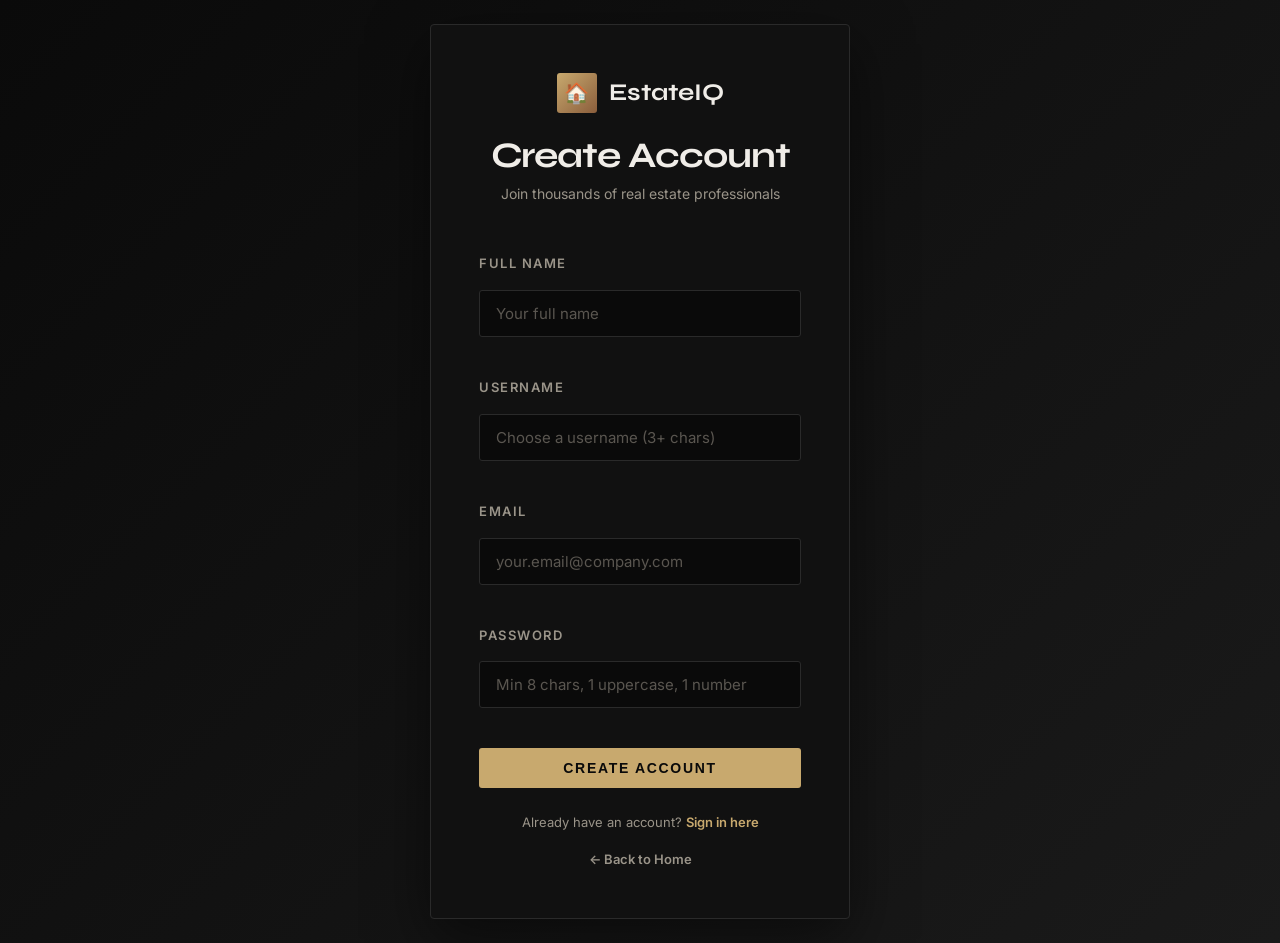
<file: frontend/signup.html>
<!DOCTYPE html>
<html lang="en">
<head>
  <meta charset="UTF-8">
  <meta name="viewport" content="width=device-width, initial-scale=1.0">
  <title>Sign Up - EstateIQ</title>
  <link rel="stylesheet" href="styles.css">
  <style>
    /* Auth Page Specific Styles */
    body {
      background: linear-gradient(135deg, var(--color-bg-primary) 0%, #1a1a1a 100%);
      min-height: 100vh;
      display: flex;
      align-items: center;
      justify-content: center;
      padding: var(--spacing-24);
    }

    .auth-container {
      width: 100%;
      max-width: 420px;
    }

    .auth-card {
      background: var(--color-bg-secondary);
      border: 1px solid var(--color-border);
      border-radius: var(--radius-lg);
      padding: var(--spacing-48);
      box-shadow: 0 20px 60px rgba(0, 0, 0, 0.5);
    }

    .auth-header {
      text-align: center;
      margin-bottom: var(--spacing-48);
    }

    .auth-logo {
      display: inline-flex;
      align-items: center;
      gap: var(--spacing-12);
      margin-bottom: var(--spacing-24);
    }

    .auth-logo-icon {
      width: 40px;
      height: 40px;
      background: linear-gradient(135deg, var(--color-accent), var(--color-accent-dark));
      border-radius: var(--radius-md);
      display: flex;
      align-items: center;
      justify-content: center;
      font-weight: 700;
      color: var(--color-bg-primary);
      font-size: 20px;
    }

    .auth-logo-text {
      font-size: 24px;
      font-weight: 700;
      font-family: var(--font-heading);
      color: var(--color-text-primary);
    }

    .auth-title {
      font-size: var(--font-size-h3);
      font-weight: 700;
      color: var(--color-text-primary);
      margin-bottom: var(--spacing-8);
      font-family: var(--font-heading);
    }

    .auth-subtitle {
      font-size: 14px;
      color: var(--color-text-secondary);
    }

    .auth-form {
      display: flex;
      flex-direction: column;
      gap: var(--spacing-20);
    }

    .form-group {
      display: flex;
      flex-direction: column;
      gap: var(--spacing-8);
    }

    .form-label {
      font-size: 13px;
      font-weight: 600;
      color: var(--color-text-secondary);
      text-transform: uppercase;
      letter-spacing: var(--font-letter-spacing-label);
    }

    .form-input {
      padding: var(--spacing-12) var(--spacing-16);
      background: var(--color-bg-primary);
      border: 1px solid var(--color-border);
      border-radius: var(--radius-md);
      color: var(--color-text-primary);
      font-family: var(--font-body);
      font-size: 14px;
      transition: all 0.3s var(--easing);
    }

    .form-input:focus {
      outline: none;
      border-color: var(--color-accent);
      box-shadow: 0 0 0 3px rgba(200, 169, 110, 0.1);
    }

    .form-input::placeholder {
      color: var(--color-text-muted);
    }

    .form-error {
      font-size: 12px;
      color: #FF6B6B;
      display: none;
    }

    .form-error.show {
      display: block;
    }

    .password-strength {
      font-size: 11px;
      margin-top: var(--spacing-4);
      display: flex;
      align-items: center;
      gap: var(--spacing-8);
    }

    .strength-bar {
      flex: 1;
      height: 4px;
      background: var(--color-border);
      border-radius: 2px;
      overflow: hidden;
    }

    .strength-indicator {
      height: 100%;
      width: 0%;
      background: #8B3A3A;
      transition: width 0.3s ease, background 0.3s ease;
    }

    .form-submit {
      padding: var(--spacing-12) var(--spacing-16);
      background: var(--color-accent);
      border: none;
      border-radius: var(--radius-md);
      color: var(--color-bg-primary);
      font-weight: 600;
      font-size: 14px;
      cursor: pointer;
      transition: all 0.3s var(--easing);
      text-transform: uppercase;
      letter-spacing: var(--font-letter-spacing-label);
    }

    .form-submit:hover {
      background: var(--color-accent-dark);
      transform: translateY(-2px);
    }

    .form-submit:active {
      transform: translateY(0);
    }

    .form-submit.loading {
      opacity: 0.7;
      cursor: not-allowed;
    }

    .auth-link {
      text-align: center;
      margin-top: var(--spacing-24);
      font-size: 13px;
      color: var(--color-text-secondary);
    }

    .auth-link a {
      color: var(--color-accent);
      text-decoration: none;
      font-weight: 600;
      transition: color 0.3s var(--easing);
    }

    .auth-link a:hover {
      color: var(--color-accent-dark);
    }

    .alert {
      padding: var(--spacing-12) var(--spacing-16);
      border-radius: var(--radius-md);
      font-size: 13px;
      margin-bottom: var(--spacing-24);
      display: none;
    }

    .alert.show {
      display: block;
    }

    .alert.error {
      background: rgba(255, 107, 107, 0.1);
      border: 1px solid rgba(255, 107, 107, 0.2);
      color: #FF6B6B;
    }

    .alert.success {
      background: rgba(76, 175, 80, 0.1);
      border: 1px solid rgba(76, 175, 80, 0.2);
      color: var(--color-success);
    }

    @media (max-width: 480px) {
      .auth-card {
        padding: var(--spacing-32);
      }

      .auth-title {
        font-size: var(--font-size-h4);
      }
    }
  </style>
</head>
<body>
  <div class="auth-container">
    <div class="auth-card">
      <div class="auth-header">
        <div class="auth-logo">
          <div class="auth-logo-icon">🏠</div>
          <div class="auth-logo-text">EstateIQ</div>
        </div>
        <h1 class="auth-title">Create Account</h1>
        <p class="auth-subtitle">Join thousands of real estate professionals</p>
      </div>

      <div id="alert" class="alert"></div>

      <form class="auth-form" id="signupForm">
        <div class="form-group">
          <label class="form-label">Full Name</label>
          <input 
            type="text" 
            class="form-input" 
            id="fullName"
            placeholder="Your full name"
            autocomplete="name"
          >
          <div class="form-error" id="fullNameError"></div>
        </div>

        <div class="form-group">
          <label class="form-label">Username</label>
          <input 
            type="text" 
            class="form-input" 
            id="username"
            placeholder="Choose a username (3+ chars)"
            autocomplete="username"
            required
          >
          <div class="form-error" id="usernameError"></div>
        </div>

        <div class="form-group">
          <label class="form-label">Email</label>
          <input 
            type="email" 
            class="form-input" 
            id="email"
            placeholder="your.email@company.com"
            autocomplete="email"
            required
          >
          <div class="form-error" id="emailError"></div>
        </div>

        <div class="form-group">
          <label class="form-label">Password</label>
          <input 
            type="password" 
            class="form-input" 
            id="password"
            placeholder="Min 8 chars, 1 uppercase, 1 number"
            autocomplete="new-password"
            required
          >
          <div class="password-strength" id="strengthDisplay" style="display: none;">
            <div class="strength-bar">
              <div class="strength-indicator" id="strengthBar"></div>
            </div>
            <span id="strengthText" style="color: var(--color-text-muted);">Weak</span>
          </div>
          <div class="form-error" id="passwordError"></div>
        </div>

        <button type="submit" class="form-submit" id="submitBtn">Create Account</button>
      </form>

      <div class="auth-link">
        Already have an account? <a href="login.html">Sign in here</a>
      </div>

      <div class="auth-link" style="margin-top: var(--spacing-16); color: var(--color-text-muted);">
        <a href="index.html" style="color: var(--color-text-secondary);">← Back to Home</a>
      </div>
    </div>
  </div>

  <script src="auth.js"></script>
  <script>
    // ========================================================================
    // PASSWORD STRENGTH INDICATOR
    // ========================================================================

    const passwordInput = document.getElementById('password');
    const strengthDisplay = document.getElementById('strengthDisplay');
    const strengthBar = document.getElementById('strengthBar');
    const strengthText = document.getElementById('strengthText');

    passwordInput.addEventListener('input', (e) => {
      const password = e.target.value;
      
      if (!password) {
        strengthDisplay.style.display = 'none';
        return;
      }

      strengthDisplay.style.display = 'flex';

      let strength = 0;
      if (password.length >= 8) strength += 25;
      if (password.length >= 12) strength += 25;
      if (/[A-Z]/.test(password)) strength += 25;
      if (/[0-9]/.test(password)) strength += 25;

      strengthBar.style.width = strength + '%';

      if (strength <= 25) {
        strengthBar.style.background = '#8B3A3A';
        strengthText.textContent = 'Weak';
        strengthText.style.color = '#FF6B6B';
      } else if (strength <= 50) {
        strengthBar.style.background = '#D4A574';
        strengthText.textContent = 'Fair';
        strengthText.style.color = '#FFD700';
      } else if (strength <= 75) {
        strengthBar.style.background = '#C8A96E';
        strengthText.textContent = 'Good';
        strengthText.style.color = '#C8A96E';
      } else {
        strengthBar.style.background = '#4CB050';
        strengthText.textContent = 'Strong';
        strengthText.style.color = '#4CB050';
      }
    });

    // ========================================================================
    // SIGNUP FORM HANDLING
    // ========================================================================

    const signupForm = document.getElementById('signupForm');
    const submitBtn = document.getElementById('submitBtn');
    const fullNameInput = document.getElementById('fullName');
    const usernameInput = document.getElementById('username');
    const emailInput = document.getElementById('email');
    const alert = document.getElementById('alert');

    signupForm.addEventListener('submit', async (e) => {
      e.preventDefault();

      const fullName = fullNameInput.value.trim();
      const username = usernameInput.value.trim();
      const email = emailInput.value.trim();
      const password = passwordInput.value;

      // Clear previous errors
      document.getElementById('fullNameError').textContent = '';
      document.getElementById('usernameError').textContent = '';
      document.getElementById('emailError').textContent = '';
      document.getElementById('passwordError').textContent = '';
      document.querySelectorAll('.form-error').forEach(el => el.classList.remove('show'));
      alert.classList.remove('show');

      // Validate
      let isValid = true;

      if (!username || username.length < 3) {
        document.getElementById('usernameError').textContent = 'Username must be at least 3 characters';
        document.getElementById('usernameError').classList.add('show');
        isValid = false;
      }

      const emailRegex = /^[^\s@]+@[^\s@]+\.[^\s@]+$/;
      if (!email || !emailRegex.test(email)) {
        document.getElementById('emailError').textContent = 'Invalid email format';
        document.getElementById('emailError').classList.add('show');
        isValid = false;
      }

      if (!password || password.length < 8) {
        document.getElementById('passwordError').textContent = 'Password must be at least 8 characters';
        document.getElementById('passwordError').classList.add('show');
        isValid = false;
      } else if (!/[A-Z]/.test(password)) {
        document.getElementById('passwordError').textContent = 'Password must contain at least one uppercase letter';
        document.getElementById('passwordError').classList.add('show');
        isValid = false;
      } else if (!/[0-9]/.test(password)) {
        document.getElementById('passwordError').textContent = 'Password must contain at least one number';
        document.getElementById('passwordError').classList.add('show');
        isValid = false;
      }

      if (!isValid) return;

      // Show loading state
      submitBtn.classList.add('loading');
      submitBtn.disabled = true;
      submitBtn.textContent = 'Creating account...';

      try {
        const response = await fetch('http://localhost:5000/api/auth/register', {
          method: 'POST',
          headers: { 'Content-Type': 'application/json' },
          body: JSON.stringify({
            username,
            email,
            password,
            full_name: fullName
          })
        });

        const data = await response.json();

        if (!response.ok) {
          throw new Error(data.error || 'Registration failed');
        }

        // Save token
        localStorage.setItem('auth_token', data.data.access_token);
        localStorage.setItem('user', JSON.stringify(data.data.user));

        // Show success message
        alert.classList.add('success', 'show');
        alert.textContent = '✓ Account created! Redirecting...';

        // Redirect after short delay
        setTimeout(() => {
          window.location.href = 'dashboard.html';
        }, 1500);

      } catch (error) {
        console.error('Signup error:', error);
        alert.classList.add('error', 'show');
        alert.textContent = `✗ ${error.message}`;
      } finally {
        submitBtn.classList.remove('loading');
        submitBtn.disabled = false;
        submitBtn.textContent = 'Create Account';
      }
    });

    // Check if already logged in
    window.addEventListener('load', () => {
      const token = localStorage.getItem('auth_token');
      if (token) {
        window.location.href = 'dashboard.html';
      }
    });
  </script>
</body>
</html>
</file>
<file: frontend/styles.css>
/* ============================================================================
   ESTATEIQ - Premium Real Estate Valuation Platform
   Global Design System & Stylesheet
   ============================================================================ */

/* Fonts Import */
@import url('https://fonts.googleapis.com/css2?family=Syne:wght@400;600;700;800&family=Inter:wght@300;400;500;600;700&family=JetBrains+Mono:wght@400;500;600;700&display=swap');

/* ============================================================================
   ROOT DESIGN TOKENS
   ============================================================================ */

:root {
  /* Colors */
  --color-bg-primary: #0A0A0A;
  --color-bg-secondary: #111111;
  --color-surface: #161616;
  --color-border: #2A2A2A;
  --color-accent: #C8A96E;
  --color-accent-dark: #8B5E3C;
  --color-text-primary: #F0EDE8;
  --color-text-secondary: #9A9489;
  --color-text-muted: #5A5650;
  --color-success: #2E5E32;
  --color-error: #8B3A3A;

  /* Typography */
  --font-heading: 'Syne', sans-serif;
  --font-body: 'Inter', sans-serif;
  --font-mono: 'JetBrains Mono', monospace;

  --font-size-base: 16px;
  --font-line-height: 1.6;
  --font-size-h1: 72px;
  --font-size-h2: 48px;
  --font-size-h3: 36px;
  --font-size-h4: 24px;
  --font-size-h5: 18px;
  --font-letter-spacing-heading: -0.03em;
  --font-letter-spacing-label: 0.12em;

  /* Spacing */
  --spacing-4: 4px;
  --spacing-8: 8px;
  --spacing-12: 12px;
  --spacing-13: 13px;
  --spacing-14: 14px;
  --spacing-16: 16px;
  --spacing-20: 20px;
  --spacing-24: 24px;
  --spacing-28: 28px;
  --spacing-32: 32px;
  --spacing-40: 40px;
  --spacing-48: 48px;
  --spacing-64: 64px;
  --spacing-96: 96px;
  --spacing-128: 128px;

  /* Border Radius */
  --radius-sm: 2px;
  --radius-md: 3px;
  --radius-lg: 4px;
  --radius-xl: 6px;

  /* Shadows */
  --shadow-sm: 0 1px 3px rgba(0, 0, 0, 0.4), 0 4px 16px rgba(0, 0, 0, 0.25);
  --shadow-md: 0 8px 32px rgba(0, 0, 0, 0.5);

  /* Animation */
  --easing: cubic-bezier(0.16, 1, 0.3, 1);
  --transition-duration: 0.5s;
}

/* ============================================================================
   GLOBAL STYLES
   ============================================================================ */

* {
  margin: 0;
  padding: 0;
  box-sizing: border-box;
}

html {
  scroll-behavior: smooth;
  font-size: var(--font-size-base);
}

body {
  background-color: var(--color-bg-primary);
  color: var(--color-text-primary);
  font-family: var(--font-body);
  line-height: var(--font-line-height);
  font-weight: 400;
  -webkit-font-smoothing: antialiased;
  -moz-osx-font-smoothing: grayscale;
}

/* ============================================================================
   TYPOGRAPHY
   ============================================================================ */

h1 {
  font-family: var(--font-heading);
  font-size: var(--font-size-h1);
  font-weight: 700;
  letter-spacing: var(--font-letter-spacing-heading);
  line-height: 1.05;
}

h2 {
  font-family: var(--font-heading);
  font-size: var(--font-size-h2);
  font-weight: 700;
  letter-spacing: var(--font-letter-spacing-heading);
  line-height: 1.1;
}

h3 {
  font-family: var(--font-heading);
  font-size: var(--font-size-h3);
  font-weight: 700;
  letter-spacing: var(--font-letter-spacing-heading);
  line-height: 1.15;
}

h4 {
  font-family: var(--font-heading);
  font-size: var(--font-size-h4);
  font-weight: 600;
  letter-spacing: var(--font-letter-spacing-heading);
  line-height: 1.2;
}

h5 {
  font-family: var(--font-heading);
  font-size: var(--font-size-h5);
  font-weight: 600;
  letter-spacing: var(--font-letter-spacing-heading);
  line-height: 1.3;
}

p {
  color: var(--color-text-secondary);
}

strong {
  font-weight: 600;
  color: var(--color-text-primary);
}

/* ============================================================================
   LAYOUT UTILITIES
   ============================================================================ */

.container {
  max-width: 1280px;
  margin: 0 auto;
  padding: 0 var(--spacing-32);
}

.container-full {
  width: 100%;
}

.section {
  padding: var(--spacing-96) 0;
}

.section-header {
  text-align: center;
  margin-bottom: var(--spacing-64);
}

.section-label {
  font-size: 11px;
  letter-spacing: var(--font-letter-spacing-label);
  text-transform: uppercase;
  color: var(--color-accent);
  font-weight: 600;
  display: block;
  margin-bottom: var(--spacing-16);
}

.section-title {
  font-size: var(--font-size-h2);
  color: var(--color-text-primary);
  margin-bottom: var(--spacing-24);
}

.section-subtitle {
  font-size: 18px;
  color: var(--color-text-secondary);
  max-width: 600px;
  margin: 0 auto;
}

/* ============================================================================
   BUTTONS
   ============================================================================ */

.btn {
  display: inline-block;
  padding: var(--spacing-14) var(--spacing-28);
  font-family: var(--font-body);
  font-size: 14px;
  font-weight: 600;
  border-radius: var(--radius-md);
  border: none;
  cursor: pointer;
  transition: all var(--transition-duration) var(--easing);
  text-decoration: none;
  letter-spacing: 0.5px;
}

.btn-primary {
  background-color: var(--color-accent);
  color: var(--color-bg-primary);
  border: 1px solid var(--color-accent);
}

.btn-primary:hover {
  background-color: #B8975E;
  border-color: #B8975E;
  transform: translateY(-2px);
  box-shadow: var(--shadow-sm);
}

.btn-primary:active {
  transform: scale(0.99);
}

.btn-outline {
  background-color: transparent;
  color: var(--color-accent);
  border: 1px solid var(--color-accent);
}

.btn-outline:hover {
  background-color: var(--color-accent);
  color: var(--color-bg-primary);
  transform: translateY(-2px);
}

.btn-text {
  background-color: transparent;
  color: var(--color-text-secondary);
  border: none;
  padding: var(--spacing-8) var(--spacing-16);
}

.btn-text:hover {
  color: var(--color-text-primary);
}

.btn-full {
  width: 100%;
}

.btn-lg {
  padding: var(--spacing-16) var(--spacing-40);
  font-size: 16px;
}

/* ============================================================================
   CARD STYLES
   ============================================================================ */

.card {
  background-color: var(--color-surface);
  border: 1px solid var(--color-border);
  border-radius: var(--radius-lg);
  padding: var(--spacing-32);
  box-shadow: var(--shadow-sm);
  transition: all var(--transition-duration) var(--easing);
}

.card:hover {
  border-color: var(--color-accent);
  box-shadow: var(--shadow-md);
}

.card.glass {
  background-color: rgba(22, 22, 22, 0.7);
  backdrop-filter: blur(24px);
  border: 1px solid rgba(200, 169, 110, 0.15);
}

/* ============================================================================
   FORM ELEMENTS
   ============================================================================ */

.form-group {
  margin-bottom: var(--spacing-20);
}

label {
  display: block;
  font-size: 11px;
  letter-spacing: var(--font-letter-spacing-label);
  text-transform: uppercase;
  color: var(--color-text-secondary);
  margin-bottom: var(--spacing-8);
  font-weight: 600;
}

input[type="text"],
input[type="number"],
input[type="email"],
input[type="password"],
input[type="range"],
select,
textarea {
  width: 100%;
  background-color: var(--color-bg-primary);
  border: 1px solid var(--color-border);
  border-radius: var(--radius-md);
  color: var(--color-text-primary);
  padding: var(--spacing-13) var(--spacing-16);
  font-family: var(--font-body);
  font-size: 15px;
  transition: all 0.3s var(--easing);
}

input[type="text"]::placeholder,
input[type="number"]::placeholder,
input[type="email"]::placeholder,
input[type="password"]::placeholder,
textarea::placeholder {
  color: var(--color-text-muted);
}

input[type="text"]:focus,
input[type="number"]:focus,
input[type="email"]:focus,
input[type="password"]:focus,
select:focus,
textarea:focus {
  outline: none;
  border-color: var(--color-accent);
  box-shadow: 0 0 0 3px rgba(200, 169, 110, 0.1);
}

select {
  appearance: none;
  background-image: url("data:image/svg+xml,%3Csvg xmlns='http://www.w3.org/2000/svg' width='12' height='8' viewBox='0 0 12 8'%3E%3Cpath fill='%23C8A96E' d='M1 1l5 5 5-5'/%3E%3C/svg%3E");
  background-repeat: no-repeat;
  background-position: right var(--spacing-16) center;
  padding-right: var(--spacing-40);
}

textarea {
  resize: vertical;
  min-height: 120px;
}

/* ============================================================================
   NAVIGATION
   ============================================================================ */

.navbar {
  position: fixed;
  top: 0;
  left: 0;
  right: 0;
  height: 64px;
  background-color: rgba(10, 10, 10, 0.85);
  backdrop-filter: blur(16px);
  -webkit-backdrop-filter: blur(16px);
  z-index: 1000;
  transition: all var(--transition-duration) var(--easing);
}

.navbar.scrolled {
  border-bottom: 1px solid var(--color-border);
}

.navbar-content {
  max-width: 1400px;
  margin: 0 auto;
  padding: 0 var(--spacing-32);
  height: 100%;
  display: flex;
  justify-content: space-between;
  align-items: center;
}

.navbar-brand {
  display: flex;
  align-items: center;
  gap: var(--spacing-12);
  text-decoration: none;
}

.navbar-logo {
  width: 28px;
  height: 28px;
  background: linear-gradient(135deg, var(--color-accent), var(--color-accent-dark));
  border-radius: var(--radius-sm);
  display: flex;
  align-items: center;
  justify-content: center;
}

.navbar-wordmark {
  font-family: var(--font-heading);
  font-size: 18px;
  font-weight: 700;
  color: var(--color-text-primary);
}

.navbar-nav {
  display: flex;
  gap: var(--spacing-48);
  align-items: center;
}

.navbar-nav a {
  color: var(--color-text-secondary);
  text-decoration: none;
  font-size: 14px;
  font-weight: 500;
  transition: color var(--transition-duration) var(--easing);
}

.navbar-nav a:hover {
  color: var(--color-text-primary);
}

/* ============================================================================
   SIDEBAR LAYOUT (Dashboard & Prediction Pages)
   ============================================================================ */

.layout-sidebar {
  display: flex;
  min-height: 100vh;
  margin-top: 64px;
}

.sidebar {
  width: 240px;
  background-color: var(--color-bg-secondary);
  border-right: 1px solid var(--color-border);
  padding: var(--spacing-32) var(--spacing-24);
  position: fixed;
  left: 0;
  top: 64px;
  height: calc(100vh - 64px);
  overflow-y: auto;
  z-index: 100;
}

.sidebar-logo {
  font-family: var(--font-heading);
  font-size: 18px;
  font-weight: 600;
  color: var(--color-text-primary);
  margin-bottom: var(--spacing-48);
}

.sidebar-nav {
  list-style: none;
  margin-bottom: var(--spacing-96);
}

.sidebar-nav-item {
  display: flex;
  align-items: center;
  gap: var(--spacing-12);
  padding: var(--spacing-12) var(--spacing-16);
  margin-bottom: var(--spacing-8);
  color: var(--color-text-secondary);
  cursor: pointer;
  border-radius: var(--radius-lg);
  transition: all 0.3s var(--easing);
  font-size: 14px;
}

.sidebar-nav-item:hover {
  color: var(--color-text-primary);
  background-color: rgba(200, 169, 110, 0.06);
}

.sidebar-nav-item.active {
  color: var(--color-text-primary);
  background-color: rgba(200, 169, 110, 0.06);
  border-left: 2px solid var(--color-accent);
  padding-left: calc(var(--spacing-16) - 2px);
}

.sidebar-nav-icon {
  width: 16px;
  height: 16px;
  background-color: rgba(200, 169, 110, 0.3);
  border-radius: 50%;
}

.sidebar-user {
  position: absolute;
  bottom: var(--spacing-32);
  left: var(--spacing-24);
  right: var(--spacing-24);
  display: flex;
  align-items: center;
  gap: var(--spacing-12);
  padding: var(--spacing-16);
  background-color: rgba(200, 169, 110, 0.06);
  border-radius: var(--radius-lg);
}

.sidebar-user-avatar {
  width: 32px;
  height: 32px;
  background-color: var(--color-border);
  border-radius: 50%;
}

.sidebar-user-info {
  flex: 1;
}

.sidebar-user-name {
  font-size: 13px;
  font-weight: 600;
  color: var(--color-text-primary);
}

.sidebar-user-role {
  font-size: 11px;
  color: var(--color-text-muted);
}

.main-content {
  margin-left: 240px;
  flex: 1;
}

/* Section Content Navigation */
.section-content {
  display: none;
  animation: fadeIn 0.3s ease-in-out;
}

.section-content.active {
  display: block;
}

/* ============================================================================
   ANIMATIONS
   ============================================================================ */

@keyframes slideUp {
  from {
    opacity: 0;
    transform: translateY(24px);
  }
  to {
    opacity: 1;
    transform: translateY(0);
  }
}

@keyframes fadeIn {
  from {
    opacity: 0;
  }
  to {
    opacity: 1;
  }
}

@keyframes pulse-scale {
  0%, 100% {
    opacity: 1;
    transform: scale(1);
  }
  50% {
    opacity: 0.4;
    transform: scale(1.4);
  }
}

@keyframes pulse-dot {
  0%, 100% {
    opacity: 1;
    transform: scale(1);
  }
  50% {
    opacity: 0.4;
    transform: scale(1.4);
  }
}

@keyframes spin {
  from {
    transform: rotate(0deg);
  }
  to {
    transform: rotate(360deg);
  }
}

@keyframes slideDown {
  from {
    opacity: 0;
    transform: translateY(-24px);
  }
  to {
    opacity: 1;
    transform: translateY(0);
  }
}

@keyframes countUp {
  from {
    opacity: 0;
  }
  to {
    opacity: 1;
  }
}

.in-view {
  animation: slideUp 0.8s var(--easing) both;
}

.in-view-delayed-1 {
  animation: slideUp 0.8s var(--easing) 0.08s both;
}

.in-view-delayed-2 {
  animation: slideUp 0.8s var(--easing) 0.16s both;
}

.in-view-delayed-3 {
  animation: slideUp 0.8s var(--easing) 0.24s both;
}

.in-view-delayed-4 {
  animation: slideUp 0.8s var(--easing) 0.32s both;
}

.in-view-delayed-5 {
  animation: slideUp 0.8s var(--easing) 0.4s both;
}

.in-view-delayed-6 {
  animation: slideUp 0.8s var(--easing) 0.48s both;
}

/* ============================================================================
   UTILITIES
   ============================================================================ */

.text-center {
  text-align: center;
}

.text-muted {
  color: var(--color-text-muted);
}

.text-secondary {
  color: var(--color-text-secondary);
}

.text-accent {
  color: var(--color-accent);
}

.text-success {
  color: var(--color-success);
}

.text-error {
  color: var(--color-error);
}

.grid-2 {
  display: grid;
  grid-template-columns: repeat(2, 1fr);
  gap: var(--spacing-24);
}

.grid-3 {
  display: grid;
  grid-template-columns: repeat(3, 1fr);
  gap: var(--spacing-24);
}

.grid-4 {
  display: grid;
  grid-template-columns: repeat(4, 1fr);
  gap: var(--spacing-24);
}

.flex {
  display: flex;
}

.flex-center {
  display: flex;
  justify-content: center;
  align-items: center;
}

.flex-between {
  display: flex;
  justify-content: space-between;
  align-items: center;
}

.gap-8 {
  gap: var(--spacing-8);
}

.gap-16 {
  gap: var(--spacing-16);
}

.gap-24 {
  gap: var(--spacing-24);
}

.gap-32 {
  gap: var(--spacing-32);
}

.mt-8 {
  margin-top: var(--spacing-8);
}

.mt-16 {
  margin-top: var(--spacing-16);
}

.mt-24 {
  margin-top: var(--spacing-24);
}

.mb-8 {
  margin-bottom: var(--spacing-8);
}

.mb-16 {
  margin-bottom: var(--spacing-16);
}

.mb-24 {
  margin-bottom: var(--spacing-24);
}

.mb-32 {
  margin-bottom: var(--spacing-32);
}

.mb-48 {
  margin-bottom: var(--spacing-48);
}

.mt-auto {
  margin-top: auto;
}

/* ============================================================================
   RESPONSIVE DESIGN
   ============================================================================ */

@media (max-width: 1024px) {
  .navbar-nav {
    gap: var(--spacing-32);
  }

  .section {
    padding: var(--spacing-64) 0;
  }

  .grid-3 {
    grid-template-columns: repeat(2, 1fr);
  }

  .grid-4 {
    grid-template-columns: repeat(2, 1fr);
  }
}

@media (max-width: 768px) {
  body {
    font-size: 15px;
  }

  h1 {
    font-size: 48px;
  }

  h2 {
    font-size: 36px;
  }

  h3 {
    font-size: 28px;
  }

  .navbar-nav {
    gap: var(--spacing-16);
    font-size: 12px;
  }

  .container {
    padding: 0 var(--spacing-16);
  }

  .sidebar {
    position: relative;
    width: 100%;
    height: auto;
    border-right: none;
    border-bottom: 1px solid var(--color-border);
    display: flex;
    justify-content: space-between;
    align-items: center;
    padding: var(--spacing-16);
    margin-bottom: var(--spacing-24);
  }

  .layout-sidebar {
    flex-direction: column;
  }

  .main-content {
    margin-left: 0;
  }

  .grid-2,
  .grid-3,
  .grid-4 {
    grid-template-columns: 1fr;
  }

  .section {
    padding: var(--spacing-48) 0;
  }
}

@media (max-width: 480px) {
  h1 {
    font-size: 36px;
  }

  h2 {
    font-size: 28px;
  }

  .navbar-wordmark {
    display: none;
  }

  .btn {
    padding: var(--spacing-12) var(--spacing-20);
    font-size: 13px;
  }
}

/* Scrollbar styling */
::-webkit-scrollbar {
  width: 8px;
  height: 8px;
}

::-webkit-scrollbar-track {
  background: var(--color-bg-primary);
}

::-webkit-scrollbar-thumb {
  background: var(--color-border);
  border-radius: 4px;
}

::-webkit-scrollbar-thumb:hover {
  background: var(--color-text-muted);
}

/* ============================================================================
   API STATUS INDICATOR
   ============================================================================ */

.api-status {
  display: inline-block;
  width: 10px;
  height: 10px;
  border-radius: 50%;
  background: var(--color-text-muted);
  margin-right: var(--spacing-8);
  animation: pulse 2s infinite;
  cursor: pointer;
  transition: all 0.3s ease;
}

.api-status.connected {
  background: var(--color-success);
  box-shadow: 0 0 8px var(--color-success);
}

.api-status.disconnected {
  background: var(--color-error);
  box-shadow: 0 0 8px var(--color-error);
  animation: pulse-error 1s infinite;
}

@keyframes pulse {
  0%, 100% {
    opacity: 1;
  }
  50% {
    opacity: 0.5;
  }
}

@keyframes pulse-error {
  0%, 100% {
    opacity: 0.4;
  }
  50% {
    opacity: 1;
  }
}
</file>
